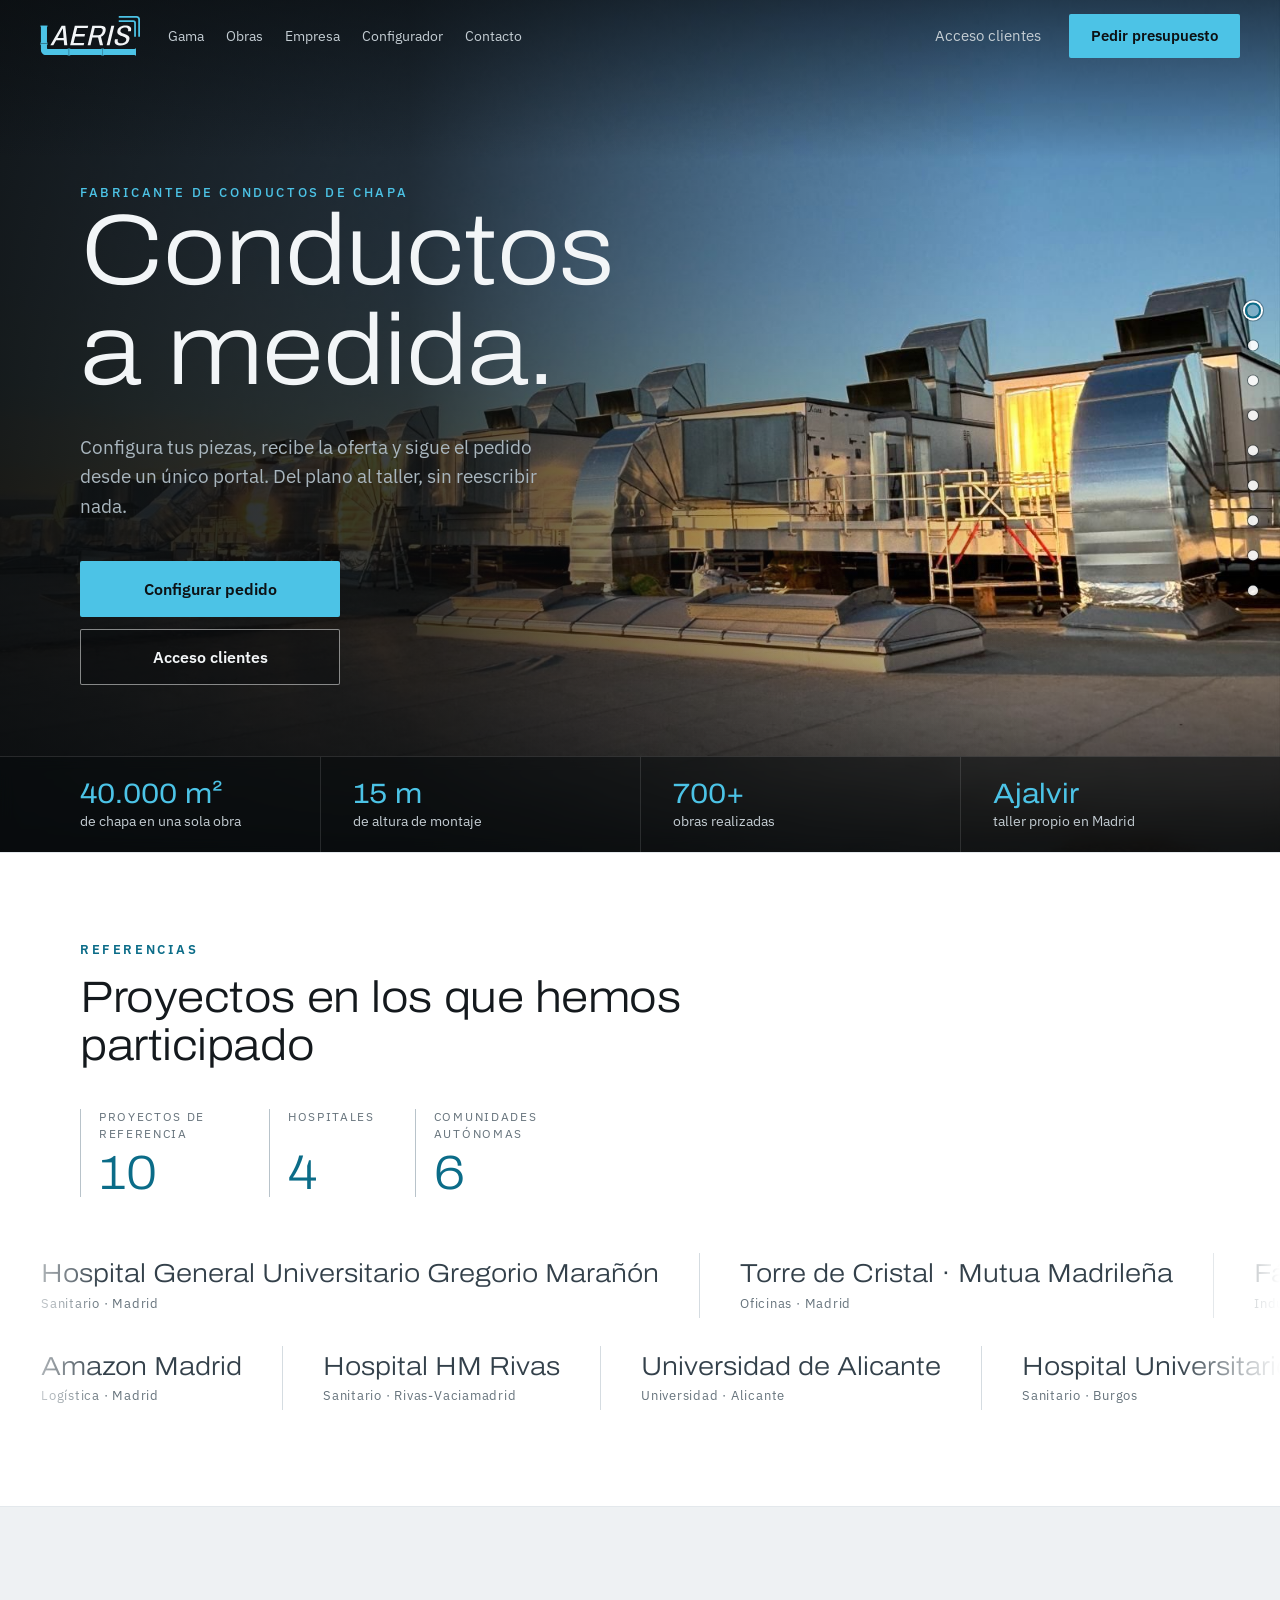
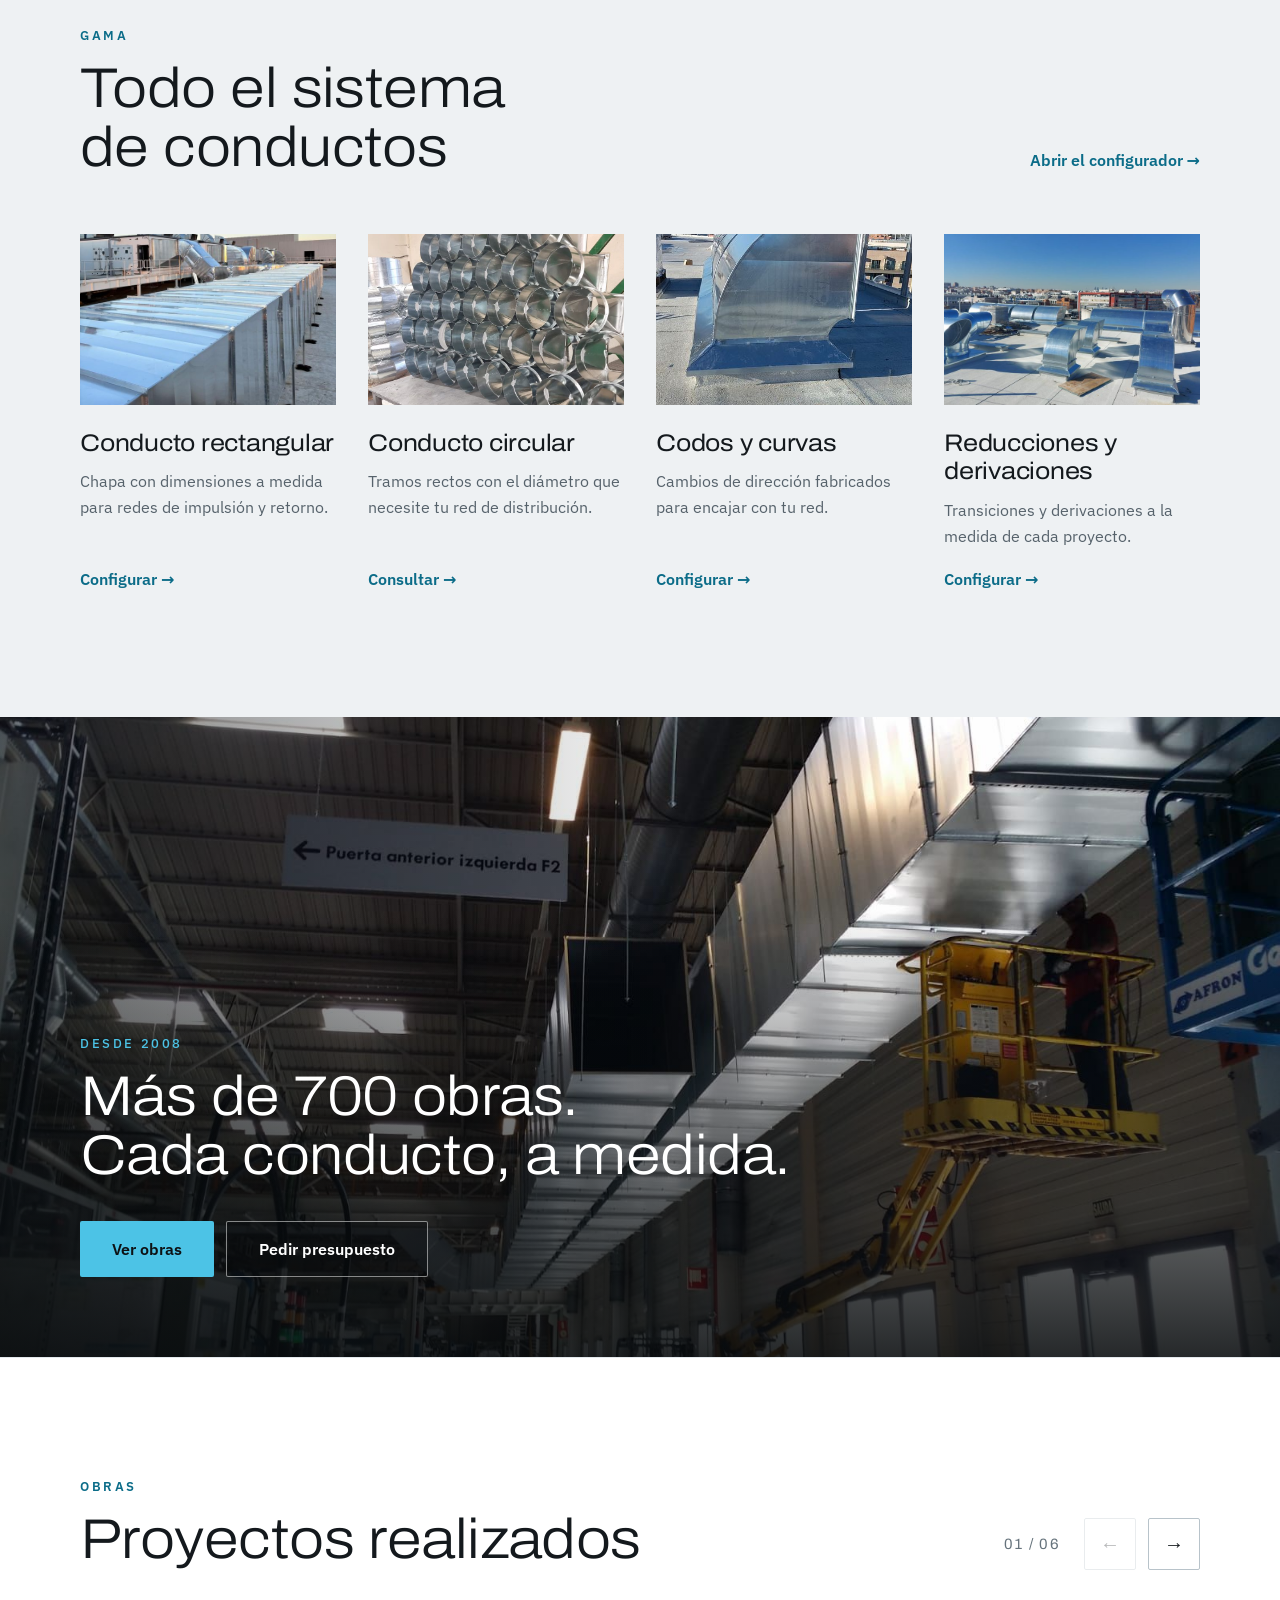
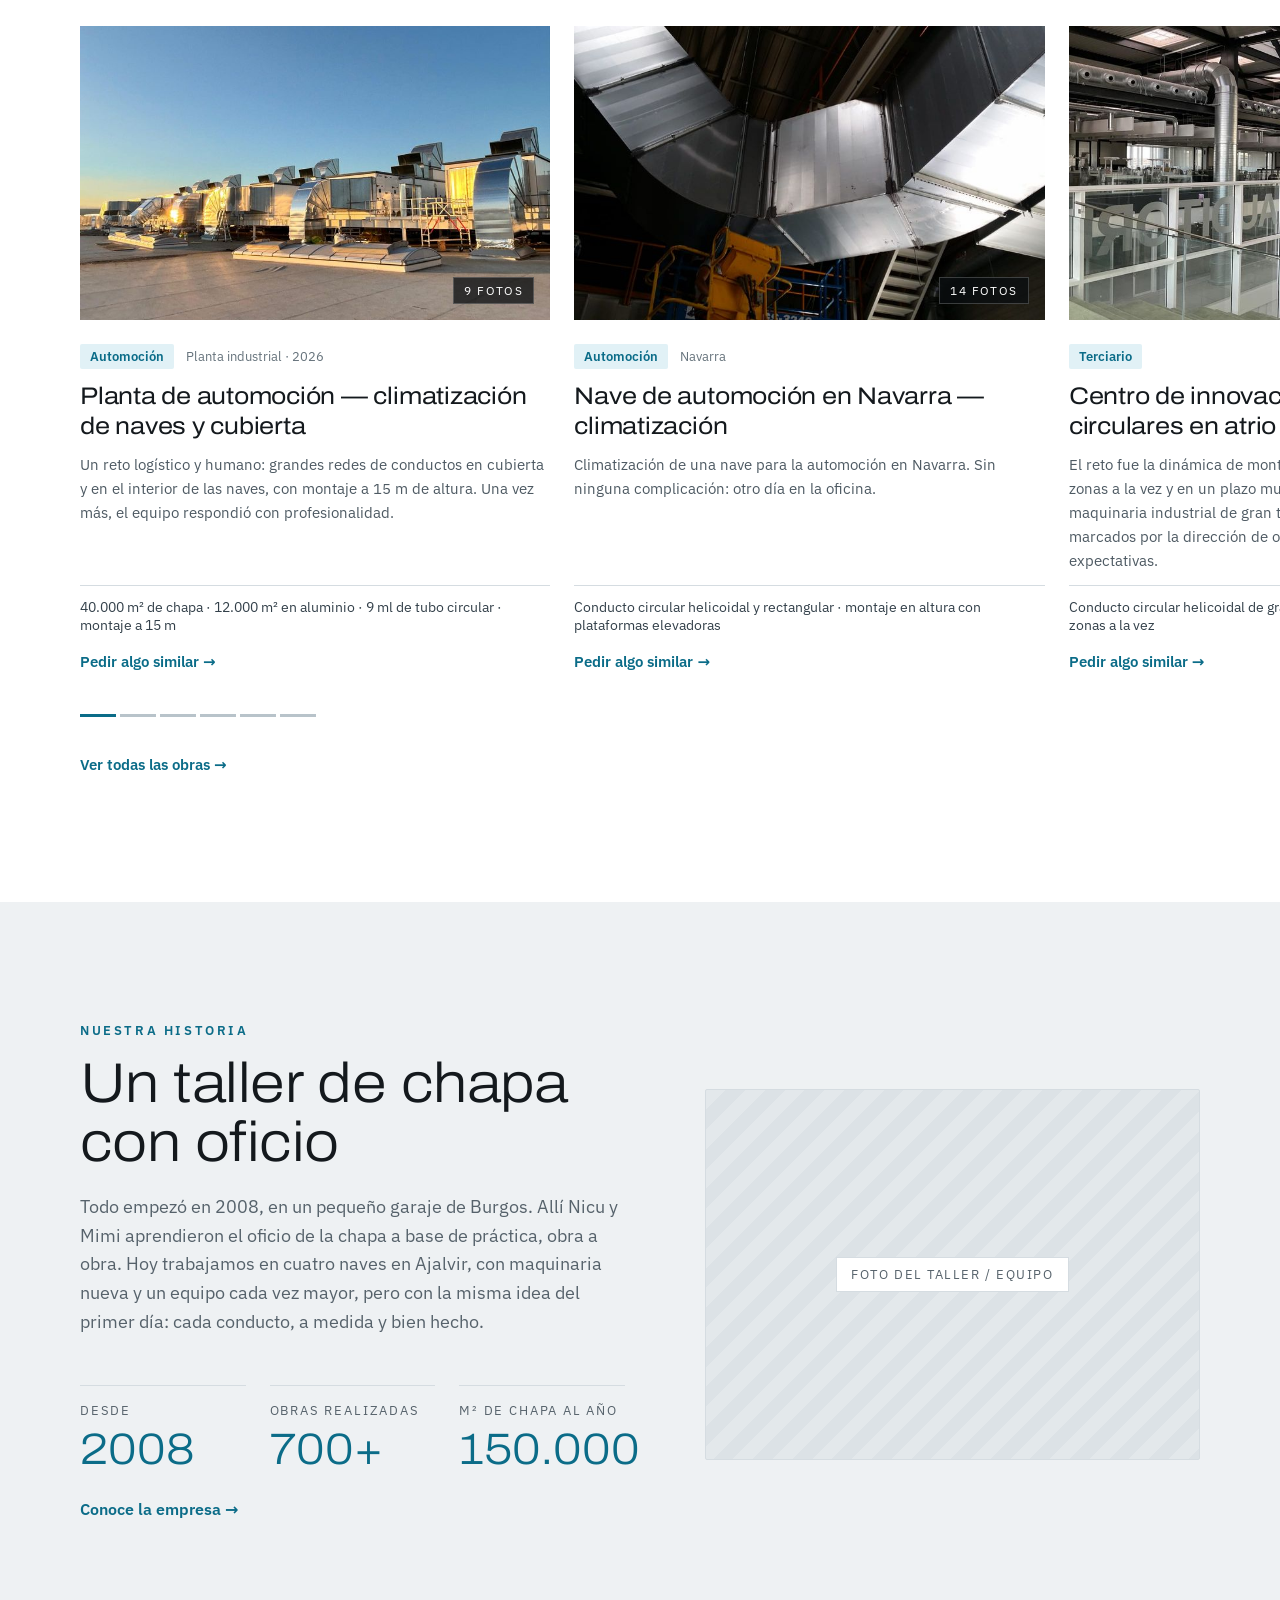
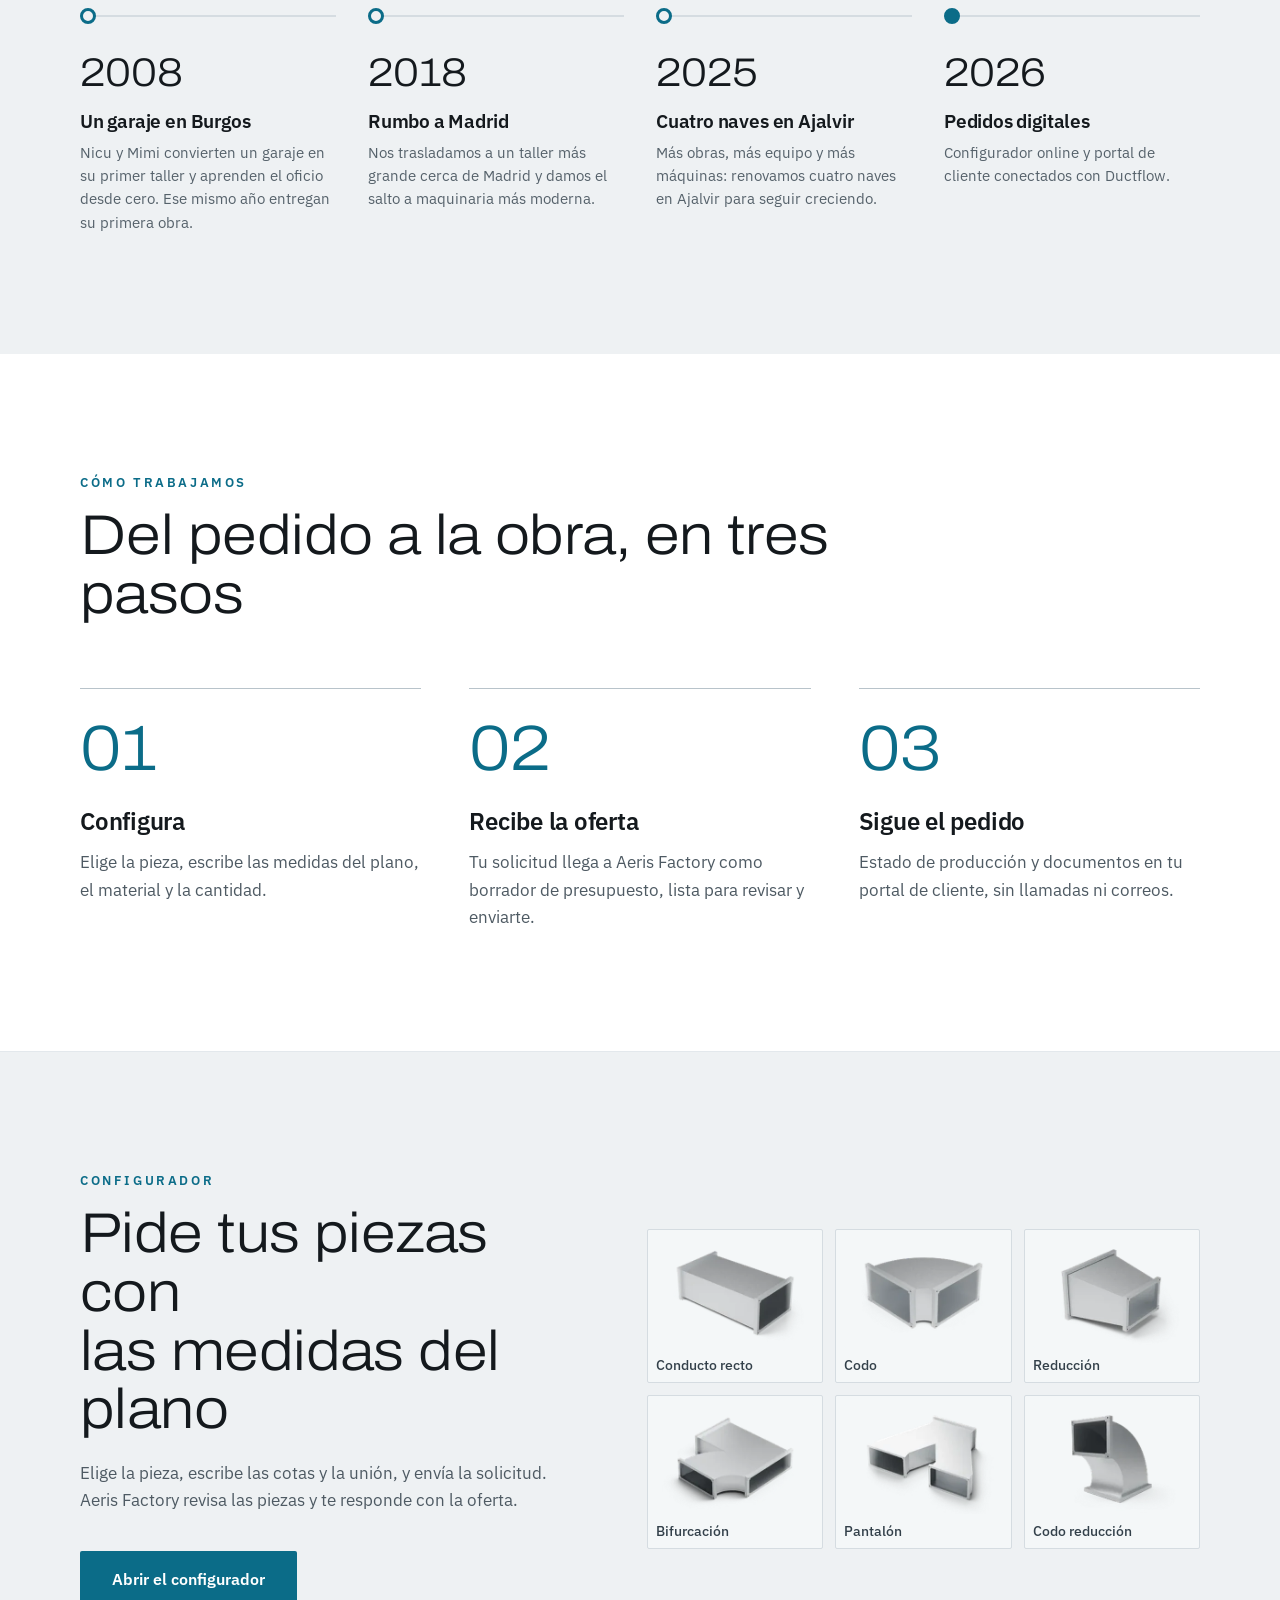
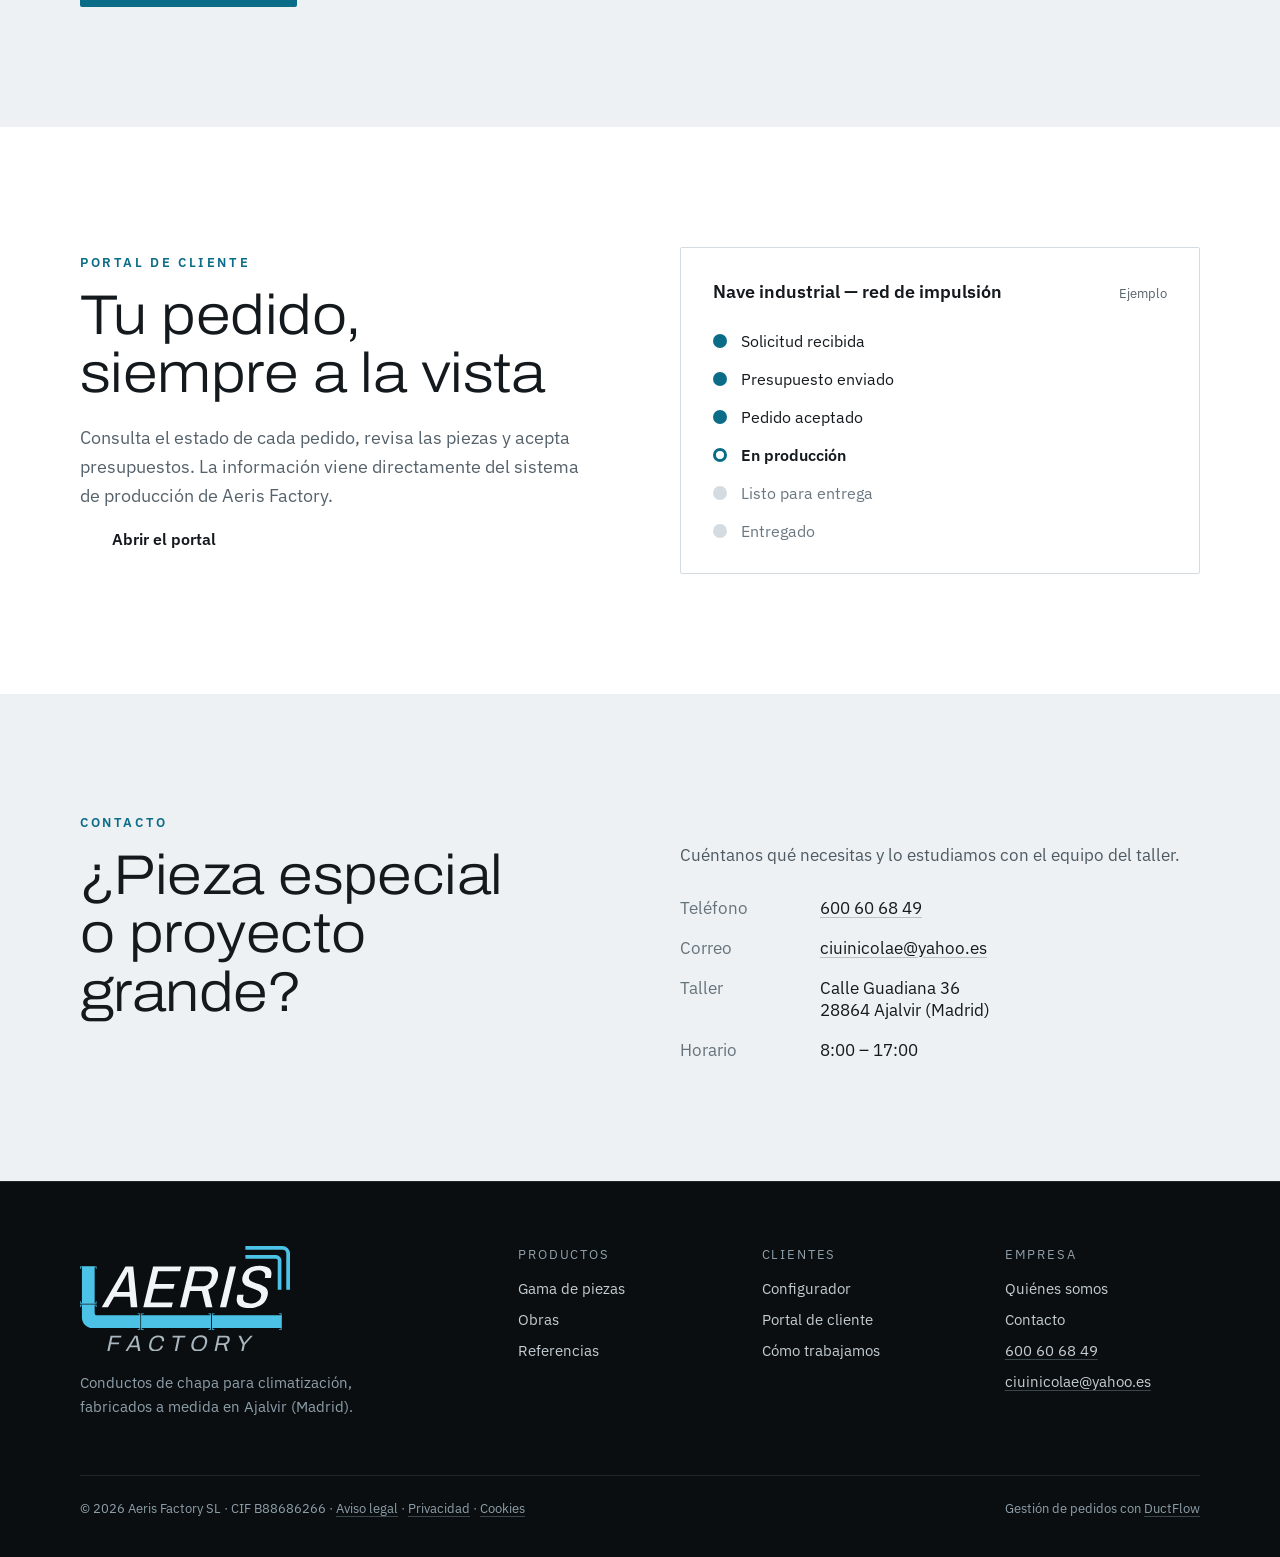
<file: index.html>
<!doctype html>
<html lang="es">
<head>
<meta charset="utf-8">
<meta name="robots" content="noindex, nofollow">
<meta name="viewport" content="width=device-width, initial-scale=1">
<title>Aeris Factory – Conductos de chapa a medida</title>
<meta name="description" content="Aeris Factory fabrica conductos de chapa a medida en Ajalvir (Madrid). Configura tus piezas online, recibe la oferta y sigue tu pedido desde el portal de cliente.">
<!-- Dominio: aerisfactory.es (pendiente de compra) -->
<link rel="canonical" href="https://aerisfactory.es/">
<meta property="og:type" content="website">
<meta property="og:site_name" content="Aeris Factory">
<meta property="og:title" content="Aeris Factory – Conductos de chapa a medida">
<meta property="og:description" content="Configura tus piezas online, recibe la oferta y sigue tu pedido desde el portal de cliente.">
<meta property="og:url" content="https://aerisfactory.es/">
<meta property="og:locale" content="es_ES">
<script type="application/ld+json">
{
  "@context": "https://schema.org",
  "@type": "LocalBusiness",
  "name": "Aeris Factory",
  "legalName": "Aeris Factory SL",
  "taxID": "B88686266",
  "url": "https://aerisfactory.es/",
  "telephone": "+34600606849",
  "email": "ciuinicolae@yahoo.es",
  "address": {
    "@type": "PostalAddress",
    "streetAddress": "Calle Guadiana 36",
    "postalCode": "28864",
    "addressLocality": "Ajalvir",
    "addressRegion": "Madrid",
    "addressCountry": "ES"
  }
}
</script>
<link rel="icon" href="favicon.svg?v=6e43d453" type="image/svg+xml">
<link rel="apple-touch-icon" href="apple-touch-icon.png?v=534ff193">
<link rel="stylesheet" href="styles.css?v=7bf9189d">
</head>
<body>

<!-- layout:header -->
<header class="nav">
  <a href="#inicio" class="brand" aria-label="Aeris Factory, inicio">
    <svg class="brand-logo brand-logo-short" viewBox="57.9 64.9 395.5 158.2" aria-hidden="true"><defs><mask id="lg-nav" maskUnits="userSpaceOnUse" x="37.9" y="44.9" width="435.5" height="238.5"><rect x="37.9" y="44.9" width="435.5" height="238.5" fill="#fff"/><rect x="171.3" y="192.6" width="2" height="29.5" fill="#000"/><rect x="58.3" y="172.8" width="29.5" height="2.6" fill="#000"/><rect x="304.4" y="192.7" width="2" height="29.5" fill="#000"/></mask></defs><g fill="#4CC3E6"><g mask="url(#lg-nav)"><path d="M437.5,219.4h-356c-11,0-20-9-20-20v-96h24v88c0,2.2,1.8,4,4,4h348V219.4z"/></g><rect x="436" y="191.7" width="1.5" height="31.2"/><rect x="433" y="221.4" width="3" height="1.5"/><rect x="433" y="191.7" width="3" height="1.5"/><rect x="173.3" y="191.8" width="1.5" height="31.2"/><rect x="174.8" y="191.8" width="3" height="1.5"/><rect x="174.8" y="221.5" width="3" height="1.5"/><rect x="169.8" y="191.8" width="1.5" height="31.2"/><rect x="166.8" y="221.5" width="3" height="1.5"/><rect x="166.8" y="191.8" width="3" height="1.5"/><rect x="57.9" y="172" width="31.2" height="1.5"/><rect x="57.9" y="169" width="1.5" height="3"/><rect x="87.6" y="169" width="1.5" height="3"/><rect x="57.9" y="103.4" width="31.2" height="1.5"/><rect x="87.6" y="104.8" width="1.5" height="3"/><rect x="57.9" y="104.9" width="1.5" height="3"/><rect x="302.9" y="191.9" width="1.5" height="31.2"/><rect x="299.9" y="221.6" width="3" height="1.5"/><rect x="299.9" y="191.9" width="3" height="1.5"/><rect x="57.9" y="175.4" width="31.2" height="1.5"/><rect x="87.6" y="176.9" width="1.5" height="3"/><rect x="57.9" y="176.9" width="1.5" height="3"/><rect x="306.4" y="191.9" width="1.5" height="31.2"/><rect x="307.9" y="191.9" width="3" height="1.5"/><rect x="307.9" y="221.6" width="3" height="1.5"/></g><path d="M369.4,68.4h69.7c5.9,0,10.8,4.8,10.8,10.8v68.1" fill="none" stroke="#4CC3E6" stroke-width="7" stroke-linejoin="round"/><path d="M369.4,85.3H427c3.7,0,6.8,3.4,6.8,6.5v55.5" fill="none" stroke="#4CC3E6" stroke-width="7" stroke-linejoin="round"/><path d="M98.8,180.4l44.7-77.1h14.6l7.8,77.1h-12.3l-1.8-19.9H122l-11.4,19.9H98.8z M126.8,151.6h24.4l-2-24.7 c-0.1-0.6-0.1-1.5-0.2-2.6c-0.1-1-0.2-2.1-0.2-3.3c-0.1-1.2-0.1-2.4-0.2-3.6c-0.1-1.2-0.1-2.3-0.2-3.3h-0.7 c-0.6,1.2-1.3,2.6-2.2,4.3c-0.9,1.6-1.7,3.2-2.6,4.7c-0.8,1.6-1.6,2.9-2.2,3.9L126.8,151.6z M177.1,180.4l18.5-77.1h53l-2.1,9H205 l-5.8,24.2H236l-2.1,9H197l-6.3,25.9h42l-2.1,9L177.1,180.4L177.1,180.4z M246.3,180.4l18.5-77.1h32.8c6.2,0,10.8,0.9,13.9,2.9 c3.1,1.9,5.1,4.5,5.9,7.8s0.7,7.1-0.3,11.2c-1.3,5.4-3.5,9.9-6.7,13.6s-6.9,6.5-11.2,8.2l8.1,33.4h-12.5l-7.4-30.7h-22.3l-7.4,30.7 H246.3z M267.5,140.9h20.2c4.7,0,8.7-1.3,11.6-4c2.9-2.7,4.9-6.3,6.1-11c0.7-2.9,0.8-5.4,0.4-7.3c-0.5-1.9-1.6-3.5-3.5-4.5 c-1.9-1-4.6-1.6-8.3-1.6h-19.6L267.5,140.9z M321.5,180.4l18.5-77.1h11.7l-18.5,77.1H321.5z M376.9,181.8c-3.9,0-7.7-0.4-10.9-1.1 c-3.3-0.7-6.1-1.9-8.2-3.7c-2.1-1.8-3.6-4.2-4.3-7.1c-0.7-3-0.6-6.7,0.5-11.1c0.1-0.4,0.2-0.7,0.3-1.1c0.1-0.4,0.2-0.6,0.3-1h11.6 c-0.1,0.3-0.2,0.6-0.3,1.1c-0.1,0.4-0.2,0.8-0.3,1.2c-0.8,3.2-0.8,5.9,0,8c0.8,2,2.3,3.6,4.5,4.5c2.2,0.9,5.2,1.5,8.9,1.5 c1.8,0,3.6-0.2,5.3-0.5c1.7-0.3,3.4-0.7,4.9-1.4c1.6-0.6,3-1.5,4.3-2.5c1.3-1,2.4-2.2,3.3-3.6c0.9-1.4,1.6-3.1,2-5 c0.6-2.4,0.5-4.5-0.4-6.1s-2.1-3.1-3.9-4.2c-1.8-1.1-3.9-2.1-6.3-3c-2.3-0.8-4.8-1.8-7.4-2.6c-2.5-0.8-5-1.9-7.3-2.9 c-2.3-1.1-4.3-2.4-6.1-4c-1.7-1.6-2.9-3.5-3.5-5.8s-0.6-5.2,0.2-8.5c0.8-3.4,2.2-6.5,4.1-9.1c1.9-2.6,4.3-4.7,7.2-6.5 c2.8-1.8,6.1-3,9.6-3.9c3.5-0.8,7.3-1.3,11.3-1.3c3.8,0,7.4,0.4,10.4,1.2s5.5,2,7.5,3.7s3.2,3.9,3.9,6.6c0.6,2.7,0.5,5.9-0.4,9.7 l-0.4,1.7h-11.4l0.4-1.9c0.6-2.6,0.6-4.7-0.1-6.6c-0.7-1.9-2-3.2-3.9-4.2c-1.9-0.9-4.5-1.5-7.8-1.5c-3.2,0-6.1,0.4-8.6,1.1 s-4.6,1.9-6.3,3.5c-1.6,1.6-2.7,3.6-3.3,6.1c-0.6,2.3-0.4,4.3,0.4,5.8s2.2,2.9,4,4c1.8,1.1,3.9,2,6.4,2.9c2.4,0.8,4.8,1.7,7.4,2.5 c2.5,0.8,4.9,1.9,7.3,2.9c2.3,1.1,4.3,2.4,6.1,4.1c1.7,1.6,2.9,3.6,3.5,5.9c0.6,2.4,0.6,5.3-0.2,8.6c-1.3,5.5-3.6,9.9-6.9,13.4 s-7.2,5.8-11.9,7.4C387.7,181,382.6,181.8,376.9,181.8z" fill="#F2F5F7"/></svg>
</a>
  <div class="nav-menu" id="nav-menu">
    <nav class="nav-links" aria-label="Principal">
      <a href="#gama">Gama</a>
      <a href="obras.html" data-page="obras">Obras</a>
      <a href="empresa.html" data-page="empresa">Empresa</a>
      <a href="configurador.html" data-page="configurador">Configurador</a>
      <a href="contacto.html" data-page="contacto">Contacto</a>
    </nav>
    <a href="https://ductflow.app/portal.html?o=aerisfactory" class="nav-portal">Acceso clientes</a>
  </div>
  <a href="configurador.html" class="btn btn-accent nav-cta">Pedir presupuesto</a>
  <button type="button" class="nav-toggle" aria-expanded="false" aria-controls="nav-menu" aria-label="Abrir menú">
    <span></span><span></span><span></span>
  </button>
</header>
<!-- /layout:header -->

<!-- Índice de secciones (como BMW), solo escritorio: ver nav.js -->
<nav class="section-index" id="section-index" aria-label="Secciones de esta página">
  <a href="#inicio"><span class="si-label">Inicio</span><span class="si-dot" aria-hidden="true"></span></a>
  <a href="#referencias"><span class="si-label">Referencias</span><span class="si-dot" aria-hidden="true"></span></a>
  <a href="#gama"><span class="si-label">Gama</span><span class="si-dot" aria-hidden="true"></span></a>
  <a href="#obras"><span class="si-label">Obras</span><span class="si-dot" aria-hidden="true"></span></a>
  <a href="#nosotros"><span class="si-label">Nosotros</span><span class="si-dot" aria-hidden="true"></span></a>
  <a href="#proceso"><span class="si-label">Cómo trabajamos</span><span class="si-dot" aria-hidden="true"></span></a>
  <a href="#configurador"><span class="si-label">Configurador</span><span class="si-dot" aria-hidden="true"></span></a>
  <a href="#portal"><span class="si-label">Portal de cliente</span><span class="si-dot" aria-hidden="true"></span></a>
  <a href="#contacto"><span class="si-label">Contacto</span><span class="si-dot" aria-hidden="true"></span></a>
</nav>

<section id="inicio" class="hero">
  <div class="hero-photo">
    <img src="obras/automocion-01.jpg?v=47a1f35e" srcset="obras/automocion-01-sm.jpg?v=c9412946 800w, obras/automocion-01.jpg?v=47a1f35e 1600w" sizes="100vw"
      alt="Red de conductos de chapa fabricada por Aeris Factory en la cubierta de una planta de automoción" fetchpriority="high">
  </div>

  <div class="hero-copy">
    <div class="eyebrow">Fabricante de conductos de chapa</div>
    <h1>Conductos<br>a medida.</h1>
    <p>Configura tus piezas, recibe la oferta y sigue el pedido desde un único portal. Del plano al taller, sin reescribir nada.</p>
    <div class="hero-actions">
      <a href="configurador.html" class="btn btn-accent btn-lg">Configurar pedido</a>
      <a href="https://ductflow.app/portal.html?o=aerisfactory" class="btn btn-outline btn-lg">Acceso clientes</a>
    </div>
  </div>

  <div class="hero-strip hero-stats">
    <div class="hero-strip-item"><b>40.000 m²</b><span>de chapa en una sola obra</span></div>
    <div class="hero-strip-item"><b>15 m</b><span>de altura de montaje</span></div>
    <div class="hero-strip-item"><b>700+</b><span>obras realizadas</span></div>
    <div class="hero-strip-item"><b>Ajalvir</b><span>taller propio en Madrid</span></div>
  </div>
</section>

<section id="referencias" class="refs tema-claro" aria-labelledby="refs-title">
  <div class="refs-head">
    <div>
      <div class="eyebrow">Referencias</div>
      <h2 id="refs-title">Proyectos en los que hemos participado</h2>
    </div>
    <dl class="refs-stats">
      <div><dt>Proyectos de referencia</dt><dd>10</dd></div>
      <div><dt>Hospitales</dt><dd>4</dd></div>
      <div><dt>Comunidades autónomas</dt><dd>6</dd></div>
    </dl>
  </div>
  <div class="refs-rows">
    <div class="refs-row">
      <ul class="refs-track">
        <li class="ref-item"><span class="ref-text"><span class="ref-name">Hospital General Universitario Gregorio Marañón</span><span class="ref-meta">Sanitario · Madrid</span></span></li>
        <li class="ref-item"><span class="ref-text"><span class="ref-name">Torre de Cristal · Mutua Madrileña</span><span class="ref-meta">Oficinas · Madrid</span></span></li>
        <li class="ref-item"><span class="ref-text"><span class="ref-name">Fábrica Volkswagen Navarra</span><span class="ref-meta">Industria · Navarra</span></span></li>
        <li class="ref-item"><span class="ref-text"><span class="ref-name">Hospital Universitario de Toledo</span><span class="ref-meta">Sanitario · Toledo</span></span></li>
        <li class="ref-item"><span class="ref-text"><span class="ref-name">Centro de datos Algete</span><span class="ref-meta">Centro de datos · Algete, Madrid</span></span></li>
      </ul>
    </div>
    <div class="refs-row refs-row-rev">
      <ul class="refs-track">
        <li class="ref-item"><span class="ref-text"><span class="ref-name">Amazon Madrid</span><span class="ref-meta">Logística · Madrid</span></span></li>
        <li class="ref-item"><span class="ref-text"><span class="ref-name">Hospital HM Rivas</span><span class="ref-meta">Sanitario · Rivas-Vaciamadrid</span></span></li>
        <li class="ref-item"><span class="ref-text"><span class="ref-name">Universidad de Alicante</span><span class="ref-meta">Universidad · Alicante</span></span></li>
        <li class="ref-item"><span class="ref-text"><span class="ref-name">Hospital Universitario de Burgos</span><span class="ref-meta">Sanitario · Burgos</span></span></li>
        <li class="ref-item"><span class="ref-text"><span class="ref-name">Centro de Innovación Factory Barcelona</span><span class="ref-meta">Innovación · Barcelona</span></span></li>
      </ul>
    </div>
  </div>
</section>

<section id="gama" class="section section-light">
  <div class="section-head">
    <div>
      <div class="eyebrow eyebrow-dark">Gama</div>
      <h2>Todo el sistema<br>de conductos</h2>
    </div>
    <a href="configurador.html" class="link-arrow">Abrir el configurador →</a>
  </div>

  <div class="cards">
    <article class="card">
      <div class="card-img">
        <img src="obras/automocion-04-sm.jpg?v=fe479b46" alt="Tramo de conducto rectangular de chapa galvanizada en una cubierta" loading="lazy" style="object-position: 50% 75%">
      </div>
      <div class="card-body">
        <h3>Conducto rectangular</h3>
        <p>Chapa con dimensiones a medida para redes de impulsión y retorno.</p>
        <a href="configurador.html" class="link-arrow">Configurar →</a>
      </div>
    </article>

    <article class="card">
      <div class="card-img">
        <img src="obras/taller-01-sm.jpg?v=0c4153e0" alt="Piezas circulares de chapa fabricadas en el taller de Ajalvir" loading="lazy">
      </div>
      <div class="card-body">
        <h3>Conducto circular</h3>
        <p>Tramos rectos con el diámetro que necesite tu red de distribución.</p>
        <a href="#contacto" class="link-arrow">Consultar →</a>
      </div>
    </article>

    <article class="card">
      <div class="card-img">
        <img src="obras/cubierta-04-sm.jpg?v=c0e0bf01" alt="Codo de conducto de chapa en una salida a cubierta" loading="lazy" style="object-position: 50% 45%">
      </div>
      <div class="card-body">
        <h3>Codos y curvas</h3>
        <p>Cambios de dirección fabricados para encajar con tu red.</p>
        <a href="configurador.html" class="link-arrow">Configurar →</a>
      </div>
    </article>

    <article class="card">
      <div class="card-img">
        <img src="obras/cubierta-01-sm.jpg?v=5df8cd5c" alt="Derivaciones y piezas de conducto en una cubierta" loading="lazy" style="object-position: 50% 70%">
      </div>
      <div class="card-body">
        <h3>Reducciones y derivaciones</h3>
        <p>Transiciones y derivaciones a la medida de cada proyecto.</p>
        <a href="configurador.html" class="link-arrow">Configurar →</a>
      </div>
    </article>
  </div>
</section>

<!-- Banda de foto a todo el ancho (como los bloques de modelo de BMW) -->
<section class="banda-foto" aria-labelledby="banda-title">
  <img src="obras/navarra-07.jpg?v=6fb3ce02" srcset="obras/navarra-07-sm.jpg?v=e54e811a 800w, obras/navarra-07.jpg?v=6fb3ce02 1600w" sizes="100vw"
    alt="Montaje de un conducto rectangular de chapa en una nave de automoción en Navarra" loading="lazy">
  <div class="banda-copy">
    <div class="eyebrow">Desde 2008</div>
    <h2 id="banda-title">Más de 700 obras.<br>Cada conducto, a medida.</h2>
    <div class="banda-actions">
      <a href="obras.html" class="btn btn-accent btn-lg">Ver obras</a>
      <a href="configurador.html" class="btn btn-outline btn-lg">Pedir presupuesto</a>
    </div>
  </div>
</section>

<section id="obras" class="section section-dark obras-section tema-claro">
  <div class="section-head">
    <div>
      <div class="eyebrow">Obras</div>
      <h2>Proyectos realizados</h2>
    </div>
    <div class="carousel-nav">
      <span class="carousel-counter" id="obras-counter" aria-live="polite"></span>
      <button type="button" class="carousel-arrow" id="obras-prev" aria-label="Obra anterior">←</button>
      <button type="button" class="carousel-arrow" id="obras-next" aria-label="Obra siguiente">→</button>
    </div>
  </div>
  <div class="obras-track" id="obras-track" tabindex="0" role="region" aria-roledescription="carrusel" aria-label="Obras realizadas por Aeris Factory"></div>
  <div class="carousel-dots" id="obras-dots"></div>
  <a href="obras.html" class="link-arrow section-more">Ver todas las obras →</a>
</section>

<section id="nosotros" class="section section-light">
  <div class="about">
    <div>
      <div class="eyebrow eyebrow-dark">Nuestra historia</div>
      <h2>Un taller de chapa<br>con oficio</h2>
      <p class="lead lead-dark">Todo empezó en 2008, en un pequeño garaje de Burgos. Allí Nicu y Mimi aprendieron el oficio de la chapa a base de práctica, obra a obra. Hoy trabajamos en cuatro naves en Ajalvir, con maquinaria nueva y un equipo cada vez mayor, pero con la misma idea del primer día: cada conducto, a medida y bien hecho.</p>
      <dl class="about-stats">
        <div><dt>Desde</dt><dd>2008</dd></div>
        <div><dt>Obras realizadas</dt><dd>700+</dd></div>
        <div><dt>m² de chapa al año</dt><dd>150.000</dd></div>
      </dl>
      <a href="empresa.html" class="link-arrow section-more">Conoce la empresa →</a>
    </div>
    <div class="about-photo" role="img" aria-label="Espacio para una foto del taller o del equipo">
      <span>Foto del taller / equipo</span>
    </div>
  </div>

  <ol class="timeline" aria-label="Historia de Aeris Factory">
    <li><span class="tl-year">2008</span><h3>Un garaje en Burgos</h3><p>Nicu y Mimi convierten un garaje en su primer taller y aprenden el oficio desde cero. Ese mismo año entregan su primera obra.</p></li>
    <li><span class="tl-year">2018</span><h3>Rumbo a Madrid</h3><p>Nos trasladamos a un taller más grande cerca de Madrid y damos el salto a maquinaria más moderna.</p></li>
    <li><span class="tl-year">2025</span><h3>Cuatro naves en Ajalvir</h3><p>Más obras, más equipo y más máquinas: renovamos cuatro naves en Ajalvir para seguir creciendo.</p></li>
    <li><span class="tl-year">2026</span><h3>Pedidos digitales</h3><p>Configurador online y portal de cliente conectados con Ductflow.</p></li>
  </ol>
</section>

<section id="proceso" class="section section-dark tema-claro">
  <div class="eyebrow">Cómo trabajamos</div>
  <h2 class="max-w">Del pedido a la obra, en tres pasos</h2>
  <div class="steps">
    <div class="step">
      <div class="step-num">01</div>
      <h3>Configura</h3>
      <p>Elige la pieza, escribe las medidas del plano, el material y la cantidad.</p>
    </div>
    <div class="step">
      <div class="step-num">02</div>
      <h3>Recibe la oferta</h3>
      <p>Tu solicitud llega a Aeris Factory como borrador de presupuesto, lista para revisar y enviarte.</p>
    </div>
    <div class="step">
      <div class="step-num">03</div>
      <h3>Sigue el pedido</h3>
      <p>Estado de producción y documentos en tu portal de cliente, sin llamadas ni correos.</p>
    </div>
  </div>
</section>

<section id="configurador" class="section section-mid config-teaser tema-claro fondo-gris">
  <div class="teaser-copy">
    <div class="eyebrow">Configurador</div>
    <h2>Pide tus piezas con<br>las medidas del plano</h2>
    <p class="lead">Elige la pieza, escribe las cotas y la unión, y envía la solicitud. Aeris Factory revisa las piezas y te responde con la oferta.</p>
    <a href="configurador.html" class="btn btn-accent btn-lg">Abrir el configurador</a>
  </div>
  <ul class="teaser-pieces">
    <li><a href="configurador.html"><img src="piezas/3d/conducto-recto.webp?v=4315ab64" alt="" loading="lazy"><span>Conducto recto</span></a></li>
    <li><a href="configurador.html"><img src="piezas/3d/codo.webp?v=6948293b" alt="" loading="lazy"><span>Codo</span></a></li>
    <li><a href="configurador.html"><img src="piezas/3d/reduccion.webp?v=d34f2b4d" alt="" loading="lazy"><span>Reducción</span></a></li>
    <li><a href="configurador.html"><img src="piezas/3d/bifurcacion.webp?v=1a85c6c5" alt="" loading="lazy"><span>Bifurcación</span></a></li>
    <li><a href="configurador.html"><img src="piezas/3d/pantalon.webp?v=7fa582b2" alt="" loading="lazy"><span>Pantalón</span></a></li>
    <li><a href="configurador.html"><img src="piezas/3d/codo-reduccion.webp?v=1a5c282c" alt="" loading="lazy"><span>Codo reducción</span></a></li>
  </ul>
</section>

<section id="portal" class="section section-light section-split tema-claro">
  <div>
    <div class="eyebrow eyebrow-dark">Portal de cliente</div>
    <h2>Tu pedido,<br>siempre a la vista</h2>
    <p class="lead lead-dark">Consulta el estado de cada pedido, revisa las piezas y acepta presupuestos. La información viene directamente del sistema de producción de Aeris Factory.</p>
    <a href="https://ductflow.app/portal.html?o=aerisfactory" class="btn btn-dark btn-lg">Abrir el portal</a>
  </div>
  <div class="portal-preview">
    <div class="portal-preview-head">
      <span>Nave industrial — red de impulsión</span>
      <span class="muted-sm">Ejemplo</span>
    </div>
    <ol class="portal-preview-steps">
      <li class="done">Solicitud recibida</li>
      <li class="done">Presupuesto enviado</li>
      <li class="done">Pedido aceptado</li>
      <li class="current">En producción</li>
      <li>Listo para entrega</li>
      <li>Entregado</li>
    </ol>
  </div>
</section>

<section id="contacto" class="section section-dark section-split tema-claro fondo-gris">
  <div>
    <div class="eyebrow">Contacto</div>
    <h2>¿Pieza especial<br>o proyecto grande?</h2>
  </div>
  <div class="contact-info">
    <p class="lead">Cuéntanos qué necesitas y lo estudiamos con el equipo del taller.</p>
    <dl class="contact-dl">
      <dt>Teléfono</dt><dd><a href="tel:+34600606849">600 60 68 49</a></dd>
      <dt>Correo</dt><dd><a href="mailto:ciuinicolae@yahoo.es">ciuinicolae@yahoo.es</a></dd>
      <dt>Taller</dt><dd>Calle Guadiana 36<br>28864 Ajalvir (Madrid)</dd>
      <dt>Horario</dt><dd>8:00 – 17:00</dd>
    </dl>
  </div>
</section>

<!-- layout:footer -->
<footer class="footer">
  <div class="footer-grid">
    <div>
      <div class="brand">
        <svg class="brand-logo" viewBox="57.9 64.9 395.5 198.5" aria-hidden="true"><defs><mask id="lg-foot" maskUnits="userSpaceOnUse" x="37.9" y="44.9" width="435.5" height="238.5"><rect x="37.9" y="44.9" width="435.5" height="238.5" fill="#fff"/><rect x="171.3" y="192.6" width="2" height="29.5" fill="#000"/><rect x="58.3" y="172.8" width="29.5" height="2.6" fill="#000"/><rect x="304.4" y="192.7" width="2" height="29.5" fill="#000"/></mask></defs><g fill="#4CC3E6"><g mask="url(#lg-foot)"><path d="M437.5,219.4h-356c-11,0-20-9-20-20v-96h24v88c0,2.2,1.8,4,4,4h348V219.4z"/></g><rect x="436" y="191.7" width="1.5" height="31.2"/><rect x="433" y="221.4" width="3" height="1.5"/><rect x="433" y="191.7" width="3" height="1.5"/><rect x="173.3" y="191.8" width="1.5" height="31.2"/><rect x="174.8" y="191.8" width="3" height="1.5"/><rect x="174.8" y="221.5" width="3" height="1.5"/><rect x="169.8" y="191.8" width="1.5" height="31.2"/><rect x="166.8" y="221.5" width="3" height="1.5"/><rect x="166.8" y="191.8" width="3" height="1.5"/><rect x="57.9" y="172" width="31.2" height="1.5"/><rect x="57.9" y="169" width="1.5" height="3"/><rect x="87.6" y="169" width="1.5" height="3"/><rect x="57.9" y="103.4" width="31.2" height="1.5"/><rect x="87.6" y="104.8" width="1.5" height="3"/><rect x="57.9" y="104.9" width="1.5" height="3"/><rect x="302.9" y="191.9" width="1.5" height="31.2"/><rect x="299.9" y="221.6" width="3" height="1.5"/><rect x="299.9" y="191.9" width="3" height="1.5"/><rect x="57.9" y="175.4" width="31.2" height="1.5"/><rect x="87.6" y="176.9" width="1.5" height="3"/><rect x="57.9" y="176.9" width="1.5" height="3"/><rect x="306.4" y="191.9" width="1.5" height="31.2"/><rect x="307.9" y="191.9" width="3" height="1.5"/><rect x="307.9" y="221.6" width="3" height="1.5"/></g><path d="M369.4,68.4h69.7c5.9,0,10.8,4.8,10.8,10.8v68.1" fill="none" stroke="#4CC3E6" stroke-width="7" stroke-linejoin="round"/><path d="M369.4,85.3H427c3.7,0,6.8,3.4,6.8,6.5v55.5" fill="none" stroke="#4CC3E6" stroke-width="7" stroke-linejoin="round"/><path d="M98.8,180.4l44.7-77.1h14.6l7.8,77.1h-12.3l-1.8-19.9H122l-11.4,19.9H98.8z M126.8,151.6h24.4l-2-24.7 c-0.1-0.6-0.1-1.5-0.2-2.6c-0.1-1-0.2-2.1-0.2-3.3c-0.1-1.2-0.1-2.4-0.2-3.6c-0.1-1.2-0.1-2.3-0.2-3.3h-0.7 c-0.6,1.2-1.3,2.6-2.2,4.3c-0.9,1.6-1.7,3.2-2.6,4.7c-0.8,1.6-1.6,2.9-2.2,3.9L126.8,151.6z M177.1,180.4l18.5-77.1h53l-2.1,9H205 l-5.8,24.2H236l-2.1,9H197l-6.3,25.9h42l-2.1,9L177.1,180.4L177.1,180.4z M246.3,180.4l18.5-77.1h32.8c6.2,0,10.8,0.9,13.9,2.9 c3.1,1.9,5.1,4.5,5.9,7.8s0.7,7.1-0.3,11.2c-1.3,5.4-3.5,9.9-6.7,13.6s-6.9,6.5-11.2,8.2l8.1,33.4h-12.5l-7.4-30.7h-22.3l-7.4,30.7 H246.3z M267.5,140.9h20.2c4.7,0,8.7-1.3,11.6-4c2.9-2.7,4.9-6.3,6.1-11c0.7-2.9,0.8-5.4,0.4-7.3c-0.5-1.9-1.6-3.5-3.5-4.5 c-1.9-1-4.6-1.6-8.3-1.6h-19.6L267.5,140.9z M321.5,180.4l18.5-77.1h11.7l-18.5,77.1H321.5z M376.9,181.8c-3.9,0-7.7-0.4-10.9-1.1 c-3.3-0.7-6.1-1.9-8.2-3.7c-2.1-1.8-3.6-4.2-4.3-7.1c-0.7-3-0.6-6.7,0.5-11.1c0.1-0.4,0.2-0.7,0.3-1.1c0.1-0.4,0.2-0.6,0.3-1h11.6 c-0.1,0.3-0.2,0.6-0.3,1.1c-0.1,0.4-0.2,0.8-0.3,1.2c-0.8,3.2-0.8,5.9,0,8c0.8,2,2.3,3.6,4.5,4.5c2.2,0.9,5.2,1.5,8.9,1.5 c1.8,0,3.6-0.2,5.3-0.5c1.7-0.3,3.4-0.7,4.9-1.4c1.6-0.6,3-1.5,4.3-2.5c1.3-1,2.4-2.2,3.3-3.6c0.9-1.4,1.6-3.1,2-5 c0.6-2.4,0.5-4.5-0.4-6.1s-2.1-3.1-3.9-4.2c-1.8-1.1-3.9-2.1-6.3-3c-2.3-0.8-4.8-1.8-7.4-2.6c-2.5-0.8-5-1.9-7.3-2.9 c-2.3-1.1-4.3-2.4-6.1-4c-1.7-1.6-2.9-3.5-3.5-5.8s-0.6-5.2,0.2-8.5c0.8-3.4,2.2-6.5,4.1-9.1c1.9-2.6,4.3-4.7,7.2-6.5 c2.8-1.8,6.1-3,9.6-3.9c3.5-0.8,7.3-1.3,11.3-1.3c3.8,0,7.4,0.4,10.4,1.2s5.5,2,7.5,3.7s3.2,3.9,3.9,6.6c0.6,2.7,0.5,5.9-0.4,9.7 l-0.4,1.7h-11.4l0.4-1.9c0.6-2.6,0.6-4.7-0.1-6.6c-0.7-1.9-2-3.2-3.9-4.2c-1.9-0.9-4.5-1.5-7.8-1.5c-3.2,0-6.1,0.4-8.6,1.1 s-4.6,1.9-6.3,3.5c-1.6,1.6-2.7,3.6-3.3,6.1c-0.6,2.3-0.4,4.3,0.4,5.8s2.2,2.9,4,4c1.8,1.1,3.9,2,6.4,2.9c2.4,0.8,4.8,1.7,7.4,2.5 c2.5,0.8,4.9,1.9,7.3,2.9c2.3,1.1,4.3,2.4,6.1,4.1c1.7,1.6,2.9,3.6,3.5,5.9c0.6,2.4,0.6,5.3-0.2,8.6c-1.3,5.5-3.6,9.9-6.9,13.4 s-7.2,5.8-11.9,7.4C387.7,181,382.6,181.8,376.9,181.8z" fill="#F2F5F7"/><path d="M109.3,262.9l6.2-29H136l-0.7,3.5h-16.5l-2,9.3h15l-0.7,3.4h-15l-2.7,12.8H109.3z M143.4,262.9l17.6-29h5.3 l5.3,29h-4.3l-1.3-7.2h-14.1l-4.3,7.2H143.4z M153.9,252.3h11.5l-1.6-9.1c0-0.3-0.1-0.6-0.2-1c-0.1-0.4-0.1-0.9-0.2-1.5 s-0.2-1.1-0.2-1.7c-0.1-0.6-0.2-1.1-0.2-1.6h-0.3c-0.3,0.6-0.7,1.2-1.1,1.9c-0.4,0.7-0.8,1.4-1.2,2.1c-0.4,0.7-0.7,1.3-1,1.7 L153.9,252.3z M199.3,263.4c-3,0-5.4-0.5-7.2-1.6s-3-2.7-3.7-5c-0.6-2.2-0.5-5,0.2-8.4c1.1-5,3.1-8.8,6.1-11.3s6.6-3.7,11-3.7 c2.5,0,4.6,0.4,6.3,1.2s3,2,3.7,3.6c0.8,1.6,0.9,3.7,0.3,6.1h-4.1c0.4-1.7,0.3-3.1-0.2-4.2s-1.3-1.9-2.5-2.5s-2.6-0.8-4.4-0.8 c-2,0-3.9,0.4-5.5,1.2s-3,2-4.1,3.7c-1.1,1.6-1.9,3.8-2.5,6.4l-0.2,0.9c-0.5,2.5-0.6,4.6-0.2,6.3c0.4,1.6,1.3,2.8,2.6,3.6 c1.3,0.8,3,1.2,5,1.2c1.8,0,3.4-0.3,4.8-0.8c1.4-0.5,2.6-1.4,3.6-2.5c1-1.1,1.6-2.5,2-4.2h4c-0.5,2.5-1.5,4.6-3,6.2 s-3.2,2.8-5.3,3.6C204,263,201.8,263.4,199.3,263.4z M236.4,262.9l5.4-25.5h-9.9l0.7-3.5h24l-0.7,3.5h-10l-5.4,25.5H236.4z M279.4,263.4c-3,0-5.5-0.6-7.4-1.7s-3.2-2.8-3.9-5c-0.7-2.2-0.7-5,0-8.4s1.9-6.2,3.5-8.4s3.6-3.9,6-5s5.1-1.7,8.1-1.7 s5.5,0.6,7.4,1.7c1.9,1.1,3.2,2.8,3.9,5c0.7,2.2,0.7,5,0,8.4c-0.7,3.3-1.9,6.1-3.5,8.4c-1.6,2.2-3.6,3.9-6,5 C285.1,262.9,282.4,263.4,279.4,263.4z M280.1,260c1.6,0,3.1-0.2,4.4-0.7c1.4-0.4,2.6-1.1,3.7-2s2-2.1,2.8-3.5s1.4-3.1,1.8-5 l0.2-0.9c0.4-1.9,0.5-3.6,0.3-5s-0.6-2.6-1.3-3.5s-1.6-1.6-2.8-2c-1.2-0.4-2.6-0.7-4.2-0.7s-3.1,0.2-4.4,0.7c-1.4,0.4-2.6,1.1-3.7,2 s-2,2.1-2.8,3.5s-1.4,3.1-1.8,5l-0.2,0.9c-0.4,1.9-0.5,3.6-0.3,5s0.6,2.5,1.3,3.5s1.6,1.6,2.8,2C277.1,259.8,278.5,260,280.1,260z M311.3,262.9l6.2-29h15.2c2,0,3.6,0.4,4.7,1.1c1.2,0.7,1.9,1.7,2.3,3s0.4,2.8,0,4.4c-0.4,2-1.2,3.7-2.5,5.1 c-1.2,1.4-2.7,2.5-4.4,3.1l3.5,12.3h-4.4l-3.2-11.6h-11l-2.5,11.6H311.3z M318.5,247.9h10.8c1.6,0,3-0.5,4.1-1.5s1.9-2.3,2.2-4.1 c0.2-1.1,0.2-2,0-2.7s-0.7-1.3-1.4-1.7c-0.7-0.4-1.6-0.6-2.7-0.6h-10.8L318.5,247.9z M361.7,262.9l2.6-12l-7.8-17h4.6l6,13.4h0.2 l11.6-13.4h4.4l-15,17l-2.6,12H361.7z" fill="#A9B6BE"/></svg>
</div>
      <p class="footer-desc">Conductos de chapa para climatización, fabricados a medida en Ajalvir (Madrid).</p>
    </div>
    <div class="footer-col">
      <div class="footer-label">Productos</div>
      <a href="#gama">Gama de piezas</a>
      <a href="obras.html">Obras</a>
      <a href="#referencias">Referencias</a>
    </div>
    <div class="footer-col">
      <div class="footer-label">Clientes</div>
      <a href="configurador.html">Configurador</a>
      <a href="https://ductflow.app/portal.html?o=aerisfactory">Portal de cliente</a>
      <a href="#proceso">Cómo trabajamos</a>
    </div>
    <div class="footer-col">
      <div class="footer-label">Empresa</div>
      <a href="empresa.html">Quiénes somos</a>
      <a href="contacto.html">Contacto</a>
      <a href="tel:+34600606849">600 60 68 49</a>
      <a href="mailto:ciuinicolae@yahoo.es">ciuinicolae@yahoo.es</a>
    </div>
  </div>
  <div class="footer-bottom">
    <span>© 2026 Aeris Factory SL · CIF B88686266 · <a href="legal.html#aviso-legal">Aviso legal</a> · <a href="legal.html#privacidad">Privacidad</a> · <a href="legal.html#cookies">Cookies</a></span>
    <span>Gestión de pedidos con <a href="https://ductflow.app" target="_blank" rel="noopener">DuctFlow</a></span>
  </div>
</footer>
<!-- /layout:footer -->

<script src="nav.js?v=9c87ea60"></script>
<script src="obras.js?v=355c555a"></script>
<script src="referencias.js?v=21f067c5"></script>
</body>
</html>
</file>
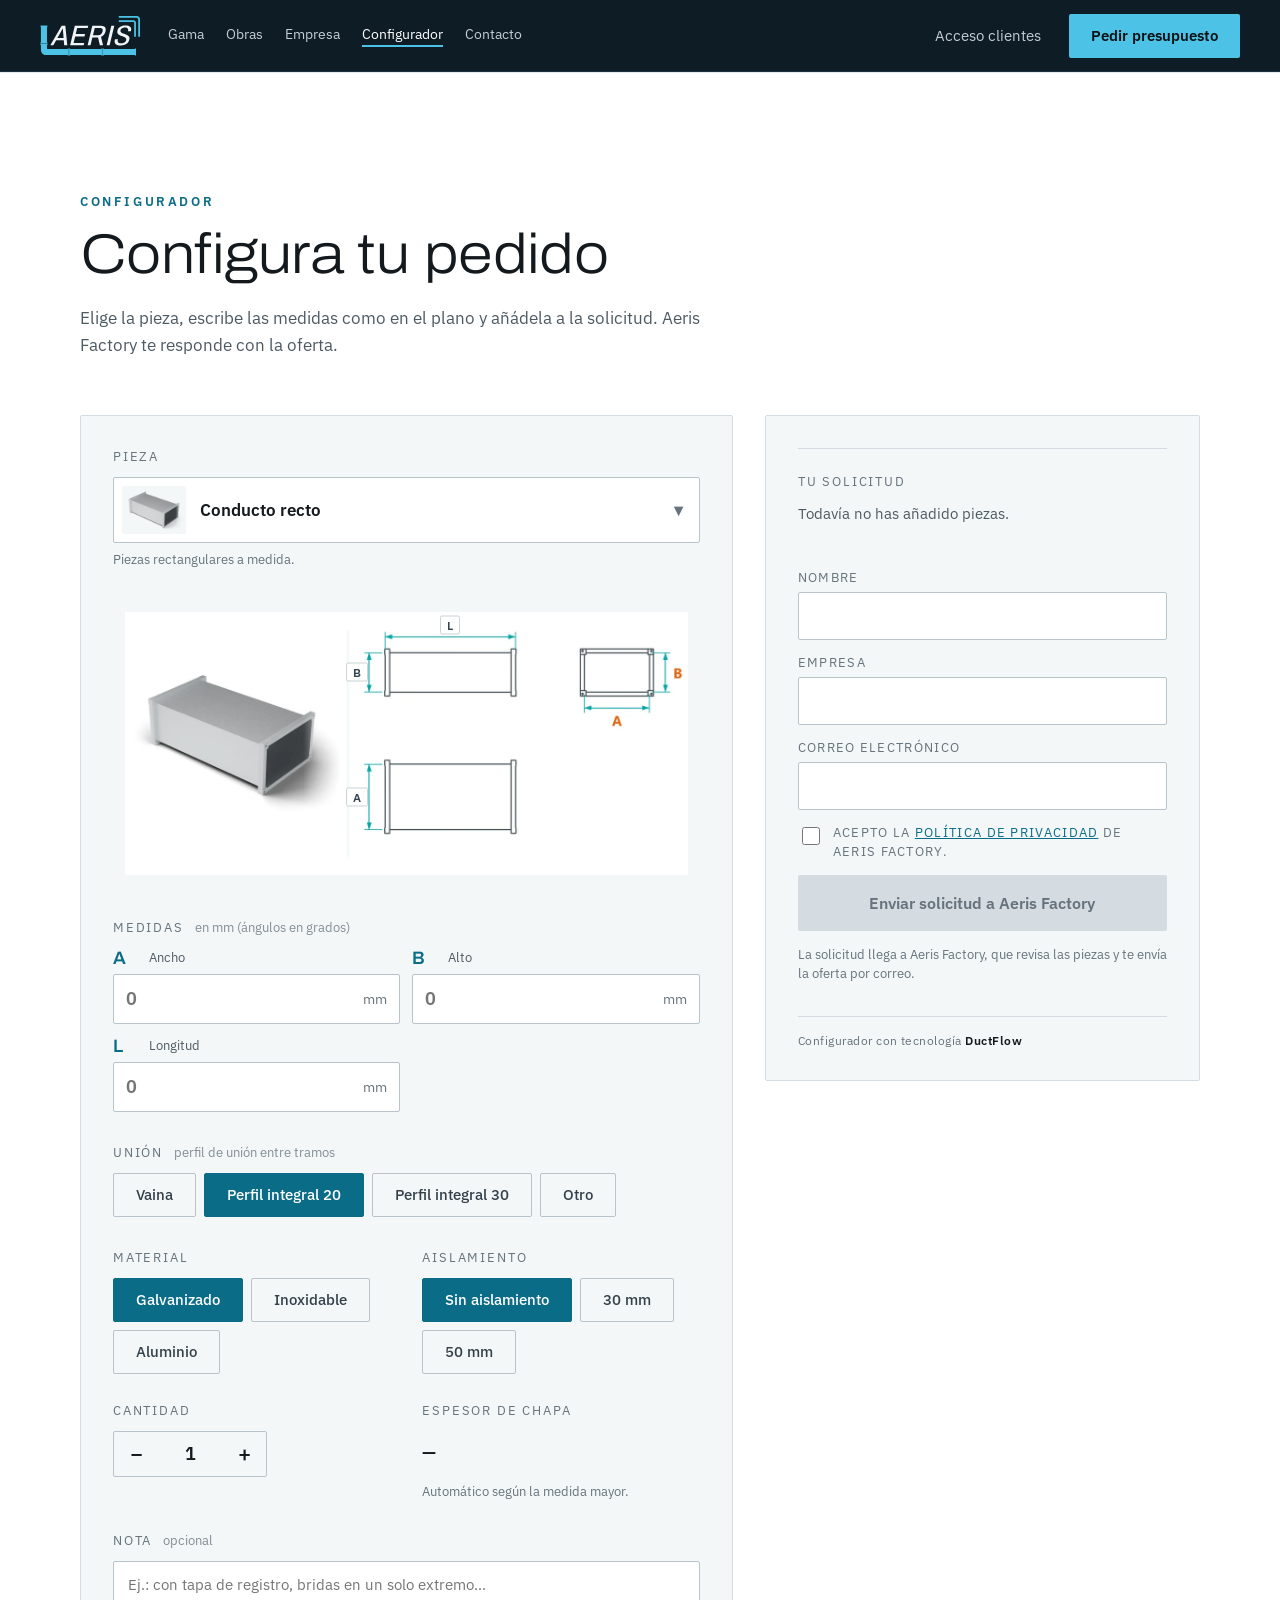
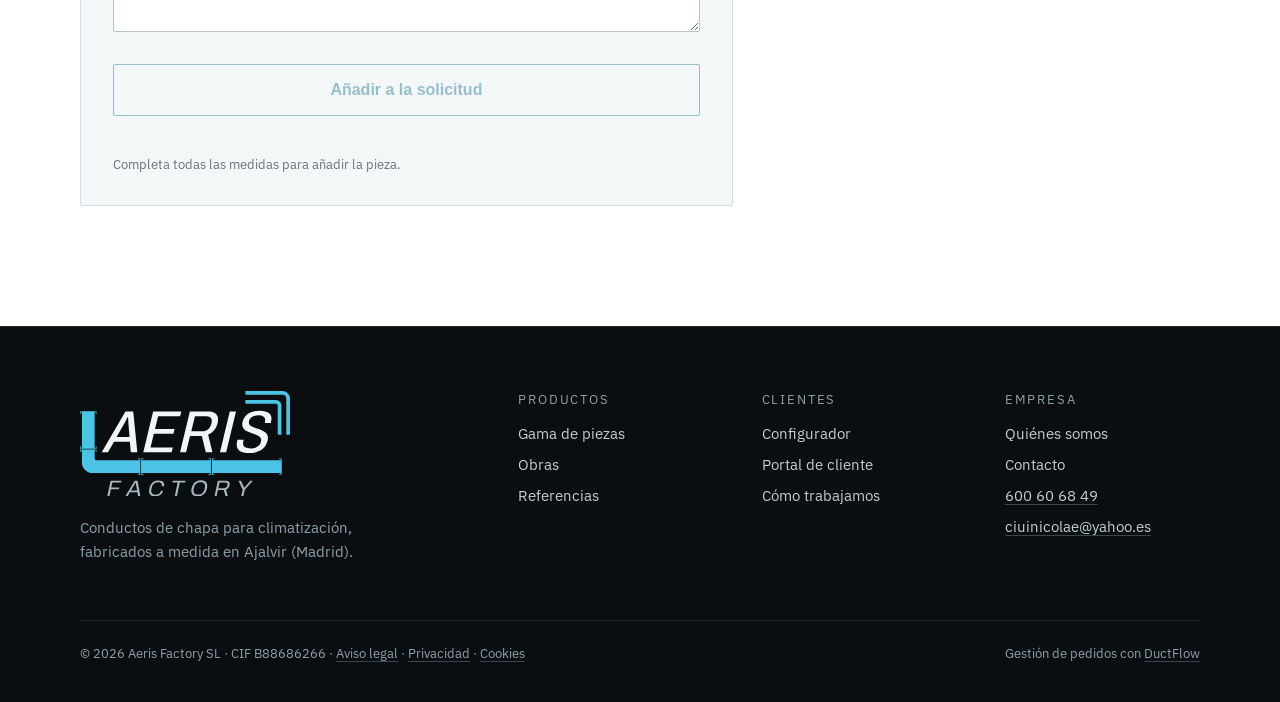
<file: configurador.html>
<!doctype html>
<html lang="es">
<head>
<meta charset="utf-8">
<meta name="robots" content="noindex, nofollow">
<meta name="viewport" content="width=device-width, initial-scale=1">
<!-- Envío real a DuctFlow (sin esta meta, el formulario funciona en modo demo y no envía nada).
     El slug aerisfactory es la organización AERIS FACTORY SL en DuctFlow (desde el 21 oct 2026). -->
<meta name="aeris-api" content="https://api.ductflow.app/public/v1/orgs/aerisfactory">
<title>Configurador de pedidos – Aeris Factory</title>
<meta name="description" content="Configura tus conductos de chapa: elige la pieza, escribe las medidas del plano y envía la solicitud a Aeris Factory.">
<link rel="canonical" href="https://aerisfactory.es/configurador.html">
<meta property="og:type" content="website">
<meta property="og:site_name" content="Aeris Factory">
<meta property="og:title" content="Configurador de pedidos – Aeris Factory">
<meta property="og:description" content="Configura tus conductos de chapa: elige la pieza, escribe las medidas del plano y envía la solicitud a Aeris Factory.">
<meta property="og:url" content="https://aerisfactory.es/configurador.html">
<meta property="og:locale" content="es_ES">
<link rel="icon" href="favicon.svg?v=6e43d453" type="image/svg+xml">
<link rel="apple-touch-icon" href="apple-touch-icon.png?v=534ff193">
<link rel="stylesheet" href="styles.css?v=7bf9189d">
</head>
<body>

<!-- layout:header -->
<header class="nav">
  <a href="index.html#inicio" class="brand" aria-label="Aeris Factory, inicio">
    <svg class="brand-logo brand-logo-short" viewBox="57.9 64.9 395.5 158.2" aria-hidden="true"><defs><mask id="lg-nav" maskUnits="userSpaceOnUse" x="37.9" y="44.9" width="435.5" height="238.5"><rect x="37.9" y="44.9" width="435.5" height="238.5" fill="#fff"/><rect x="171.3" y="192.6" width="2" height="29.5" fill="#000"/><rect x="58.3" y="172.8" width="29.5" height="2.6" fill="#000"/><rect x="304.4" y="192.7" width="2" height="29.5" fill="#000"/></mask></defs><g fill="#4CC3E6"><g mask="url(#lg-nav)"><path d="M437.5,219.4h-356c-11,0-20-9-20-20v-96h24v88c0,2.2,1.8,4,4,4h348V219.4z"/></g><rect x="436" y="191.7" width="1.5" height="31.2"/><rect x="433" y="221.4" width="3" height="1.5"/><rect x="433" y="191.7" width="3" height="1.5"/><rect x="173.3" y="191.8" width="1.5" height="31.2"/><rect x="174.8" y="191.8" width="3" height="1.5"/><rect x="174.8" y="221.5" width="3" height="1.5"/><rect x="169.8" y="191.8" width="1.5" height="31.2"/><rect x="166.8" y="221.5" width="3" height="1.5"/><rect x="166.8" y="191.8" width="3" height="1.5"/><rect x="57.9" y="172" width="31.2" height="1.5"/><rect x="57.9" y="169" width="1.5" height="3"/><rect x="87.6" y="169" width="1.5" height="3"/><rect x="57.9" y="103.4" width="31.2" height="1.5"/><rect x="87.6" y="104.8" width="1.5" height="3"/><rect x="57.9" y="104.9" width="1.5" height="3"/><rect x="302.9" y="191.9" width="1.5" height="31.2"/><rect x="299.9" y="221.6" width="3" height="1.5"/><rect x="299.9" y="191.9" width="3" height="1.5"/><rect x="57.9" y="175.4" width="31.2" height="1.5"/><rect x="87.6" y="176.9" width="1.5" height="3"/><rect x="57.9" y="176.9" width="1.5" height="3"/><rect x="306.4" y="191.9" width="1.5" height="31.2"/><rect x="307.9" y="191.9" width="3" height="1.5"/><rect x="307.9" y="221.6" width="3" height="1.5"/></g><path d="M369.4,68.4h69.7c5.9,0,10.8,4.8,10.8,10.8v68.1" fill="none" stroke="#4CC3E6" stroke-width="7" stroke-linejoin="round"/><path d="M369.4,85.3H427c3.7,0,6.8,3.4,6.8,6.5v55.5" fill="none" stroke="#4CC3E6" stroke-width="7" stroke-linejoin="round"/><path d="M98.8,180.4l44.7-77.1h14.6l7.8,77.1h-12.3l-1.8-19.9H122l-11.4,19.9H98.8z M126.8,151.6h24.4l-2-24.7 c-0.1-0.6-0.1-1.5-0.2-2.6c-0.1-1-0.2-2.1-0.2-3.3c-0.1-1.2-0.1-2.4-0.2-3.6c-0.1-1.2-0.1-2.3-0.2-3.3h-0.7 c-0.6,1.2-1.3,2.6-2.2,4.3c-0.9,1.6-1.7,3.2-2.6,4.7c-0.8,1.6-1.6,2.9-2.2,3.9L126.8,151.6z M177.1,180.4l18.5-77.1h53l-2.1,9H205 l-5.8,24.2H236l-2.1,9H197l-6.3,25.9h42l-2.1,9L177.1,180.4L177.1,180.4z M246.3,180.4l18.5-77.1h32.8c6.2,0,10.8,0.9,13.9,2.9 c3.1,1.9,5.1,4.5,5.9,7.8s0.7,7.1-0.3,11.2c-1.3,5.4-3.5,9.9-6.7,13.6s-6.9,6.5-11.2,8.2l8.1,33.4h-12.5l-7.4-30.7h-22.3l-7.4,30.7 H246.3z M267.5,140.9h20.2c4.7,0,8.7-1.3,11.6-4c2.9-2.7,4.9-6.3,6.1-11c0.7-2.9,0.8-5.4,0.4-7.3c-0.5-1.9-1.6-3.5-3.5-4.5 c-1.9-1-4.6-1.6-8.3-1.6h-19.6L267.5,140.9z M321.5,180.4l18.5-77.1h11.7l-18.5,77.1H321.5z M376.9,181.8c-3.9,0-7.7-0.4-10.9-1.1 c-3.3-0.7-6.1-1.9-8.2-3.7c-2.1-1.8-3.6-4.2-4.3-7.1c-0.7-3-0.6-6.7,0.5-11.1c0.1-0.4,0.2-0.7,0.3-1.1c0.1-0.4,0.2-0.6,0.3-1h11.6 c-0.1,0.3-0.2,0.6-0.3,1.1c-0.1,0.4-0.2,0.8-0.3,1.2c-0.8,3.2-0.8,5.9,0,8c0.8,2,2.3,3.6,4.5,4.5c2.2,0.9,5.2,1.5,8.9,1.5 c1.8,0,3.6-0.2,5.3-0.5c1.7-0.3,3.4-0.7,4.9-1.4c1.6-0.6,3-1.5,4.3-2.5c1.3-1,2.4-2.2,3.3-3.6c0.9-1.4,1.6-3.1,2-5 c0.6-2.4,0.5-4.5-0.4-6.1s-2.1-3.1-3.9-4.2c-1.8-1.1-3.9-2.1-6.3-3c-2.3-0.8-4.8-1.8-7.4-2.6c-2.5-0.8-5-1.9-7.3-2.9 c-2.3-1.1-4.3-2.4-6.1-4c-1.7-1.6-2.9-3.5-3.5-5.8s-0.6-5.2,0.2-8.5c0.8-3.4,2.2-6.5,4.1-9.1c1.9-2.6,4.3-4.7,7.2-6.5 c2.8-1.8,6.1-3,9.6-3.9c3.5-0.8,7.3-1.3,11.3-1.3c3.8,0,7.4,0.4,10.4,1.2s5.5,2,7.5,3.7s3.2,3.9,3.9,6.6c0.6,2.7,0.5,5.9-0.4,9.7 l-0.4,1.7h-11.4l0.4-1.9c0.6-2.6,0.6-4.7-0.1-6.6c-0.7-1.9-2-3.2-3.9-4.2c-1.9-0.9-4.5-1.5-7.8-1.5c-3.2,0-6.1,0.4-8.6,1.1 s-4.6,1.9-6.3,3.5c-1.6,1.6-2.7,3.6-3.3,6.1c-0.6,2.3-0.4,4.3,0.4,5.8s2.2,2.9,4,4c1.8,1.1,3.9,2,6.4,2.9c2.4,0.8,4.8,1.7,7.4,2.5 c2.5,0.8,4.9,1.9,7.3,2.9c2.3,1.1,4.3,2.4,6.1,4.1c1.7,1.6,2.9,3.6,3.5,5.9c0.6,2.4,0.6,5.3-0.2,8.6c-1.3,5.5-3.6,9.9-6.9,13.4 s-7.2,5.8-11.9,7.4C387.7,181,382.6,181.8,376.9,181.8z" fill="#F2F5F7"/></svg>
</a>
  <div class="nav-menu" id="nav-menu">
    <nav class="nav-links" aria-label="Principal">
      <a href="index.html#gama">Gama</a>
      <a href="obras.html" data-page="obras">Obras</a>
      <a href="empresa.html" data-page="empresa">Empresa</a>
      <a href="configurador.html" data-page="configurador" aria-current="page">Configurador</a>
      <a href="contacto.html" data-page="contacto">Contacto</a>
    </nav>
    <a href="https://ductflow.app/portal.html?o=aerisfactory" class="nav-portal">Acceso clientes</a>
  </div>
  <a href="configurador.html" class="btn btn-accent nav-cta">Pedir presupuesto</a>
  <button type="button" class="nav-toggle" aria-expanded="false" aria-controls="nav-menu" aria-label="Abrir menú">
    <span></span><span></span><span></span>
  </button>
</header>
<!-- /layout:header -->
<section id="pedido" class="section section-mid tema-claro">
  <div class="eyebrow">Configurador</div>
  <h1>Configura tu pedido</h1>
  <p class="lead">Elige la pieza, escribe las medidas como en el plano y añádela a la solicitud. Aeris Factory te responde con la oferta.</p>

  <div class="configurator">
    <div class="panel">
      <!-- Rectangulares (piezas.js) | Circulares (catálogo público de DuctFlow); solo aparece si hay familias públicas -->
      <div class="mode-tabs" id="mode-tabs" role="tablist" aria-label="Tipo de pieza" hidden>
        <button type="button" role="tab" data-mode="rect" aria-selected="true" class="active">Rectangulares</button>
        <button type="button" role="tab" data-mode="circ" aria-selected="false">Circulares</button>
      </div>

      <div class="field-group">
        <div class="field-label">Pieza</div>
        <div class="piece-picker" id="piece-picker">
          <button type="button" class="piece-picker-btn" id="piece-picker-btn" aria-haspopup="listbox" aria-expanded="false">
            <img id="piece-picker-img" alt="">
            <span id="piece-picker-name">Elige una pieza</span>
            <span class="caret" aria-hidden="true">▾</span>
          </button>
          <div class="piece-list" id="piece-list" role="listbox" aria-label="Piezas" hidden></div>
        </div>
        <p class="field-hint" id="piece-hint">Piezas rectangulares a medida.</p>
      </div>

      <div class="piece-drawing">
        <div class="sketch-wrap" id="piece-sketch">
          <img id="piece-drawing-img" alt="">
        </div>
      </div>

      <div class="field-group">
        <div class="field-label">Medidas <span class="field-label-note" id="dims-note">en mm (ángulos en grados)</span></div>
        <div class="dims" id="dims"></div>
      </div>

      <div class="field-group rect-only" id="ut-group">
        <div class="field-label">Unión <span class="field-label-note">perfil de unión entre tramos</span></div>
        <div class="pills" id="ut-pills"></div>
        <label class="ut-custom" id="ut-custom" hidden>
          <span>Desarrollo de la unión</span>
          <span class="dim-input">
            <input type="number" id="ut-custom-val" inputmode="numeric" min="1" max="500" step="1" placeholder="0">
            <span class="dim-unit">mm</span>
          </span>
        </label>
      </div>
      <p class="field-hint rect-only" id="ut-none" hidden>Esta pieza no lleva unión.</p>

      <div class="field-grid">
        <div class="field-group">
          <div class="field-label">Material</div>
          <div class="pills" id="mat-pills"></div>
        </div>
        <div class="field-group rect-only">
          <div class="field-label">Aislamiento</div>
          <div class="pills" id="ins-pills"></div>
        </div>
        <div class="field-group">
          <div class="field-label">Cantidad</div>
          <div class="qty">
            <button type="button" id="qty-minus" aria-label="Menos unidades">−</button>
            <input type="number" id="qty-value" min="1" max="999" value="1" aria-label="Cantidad">
            <button type="button" id="qty-plus" aria-label="Más unidades">+</button>
          </div>
        </div>
        <div class="field-group rect-only">
          <div class="field-label">Espesor de chapa</div>
          <div class="thick-auto" id="thick-text">—</div>
          <p class="field-hint">Automático según la medida mayor.</p>
        </div>
      </div>

      <label class="note-field">
        <span class="field-label">Nota <span class="field-label-note">opcional</span></span>
        <textarea id="piece-note" rows="2" maxlength="300" placeholder="Ej.: con tapa de registro, bridas en un solo extremo…"></textarea>
      </label>

      <button type="button" id="add-item" class="btn btn-line" disabled>Añadir a la solicitud</button>
      <p class="field-hint" id="add-hint">Completa todas las medidas para añadir la pieza.</p>
    </div>

    <div class="summary">
      <div class="request-list">
        <div class="field-label">Tu solicitud</div>
        <p id="empty-list" class="muted">Todavía no has añadido piezas.</p>
        <ul id="items-list" class="items"></ul>
        <div id="total-line" class="total-line" hidden></div>
      </div>

      <form id="quote-form" class="quote-form">
        <label>Nombre
          <input type="text" id="f-name" autocomplete="name" required>
        </label>
        <label>Empresa
          <input type="text" id="f-company" autocomplete="organization">
        </label>
        <label>Correo electrónico
          <input type="email" id="f-email" autocomplete="email" required>
        </label>
        <label class="checkbox-row">
          <input type="checkbox" id="f-consent" required>
          <span>Acepto la <a href="legal.html#privacidad" class="link-inline">política de privacidad</a> de Aeris Factory.</span>
        </label>
        <input type="text" id="f-website" name="website" tabindex="-1" autocomplete="off" aria-hidden="true" style="position:absolute;left:-9999px;width:1px;height:1px;opacity:0">
        <p id="form-error" class="form-error" role="alert" hidden></p>
        <button type="submit" id="submit-btn" class="btn btn-accent" disabled>Enviar solicitud a Aeris Factory</button>
        <p class="fine-print">La solicitud llega a Aeris Factory, que revisa las piezas y te envía la oferta por correo.</p>
      </form>

      <div id="sent-panel" class="sent-panel" hidden>
        <div class="sent-title">Solicitud enviada</div>
        <p>Aeris Factory ha recibido tu solicitud y te responderá al correo indicado. Podrás seguirla en el portal de cliente.</p>
        <a href="https://ductflow.app/portal.html?o=aerisfactory" class="link-arrow">Ir al portal de cliente →</a>
        <button type="button" id="reset-btn" class="btn btn-outline">Nueva solicitud</button>
      </div>

      <p class="powered-by">Configurador con tecnología <a href="https://ductflow.app" target="_blank" rel="noopener">DuctFlow</a></p>
    </div>
  </div>
</section>

<!-- layout:footer -->
<footer class="footer">
  <div class="footer-grid">
    <div>
      <div class="brand">
        <svg class="brand-logo" viewBox="57.9 64.9 395.5 198.5" aria-hidden="true"><defs><mask id="lg-foot" maskUnits="userSpaceOnUse" x="37.9" y="44.9" width="435.5" height="238.5"><rect x="37.9" y="44.9" width="435.5" height="238.5" fill="#fff"/><rect x="171.3" y="192.6" width="2" height="29.5" fill="#000"/><rect x="58.3" y="172.8" width="29.5" height="2.6" fill="#000"/><rect x="304.4" y="192.7" width="2" height="29.5" fill="#000"/></mask></defs><g fill="#4CC3E6"><g mask="url(#lg-foot)"><path d="M437.5,219.4h-356c-11,0-20-9-20-20v-96h24v88c0,2.2,1.8,4,4,4h348V219.4z"/></g><rect x="436" y="191.7" width="1.5" height="31.2"/><rect x="433" y="221.4" width="3" height="1.5"/><rect x="433" y="191.7" width="3" height="1.5"/><rect x="173.3" y="191.8" width="1.5" height="31.2"/><rect x="174.8" y="191.8" width="3" height="1.5"/><rect x="174.8" y="221.5" width="3" height="1.5"/><rect x="169.8" y="191.8" width="1.5" height="31.2"/><rect x="166.8" y="221.5" width="3" height="1.5"/><rect x="166.8" y="191.8" width="3" height="1.5"/><rect x="57.9" y="172" width="31.2" height="1.5"/><rect x="57.9" y="169" width="1.5" height="3"/><rect x="87.6" y="169" width="1.5" height="3"/><rect x="57.9" y="103.4" width="31.2" height="1.5"/><rect x="87.6" y="104.8" width="1.5" height="3"/><rect x="57.9" y="104.9" width="1.5" height="3"/><rect x="302.9" y="191.9" width="1.5" height="31.2"/><rect x="299.9" y="221.6" width="3" height="1.5"/><rect x="299.9" y="191.9" width="3" height="1.5"/><rect x="57.9" y="175.4" width="31.2" height="1.5"/><rect x="87.6" y="176.9" width="1.5" height="3"/><rect x="57.9" y="176.9" width="1.5" height="3"/><rect x="306.4" y="191.9" width="1.5" height="31.2"/><rect x="307.9" y="191.9" width="3" height="1.5"/><rect x="307.9" y="221.6" width="3" height="1.5"/></g><path d="M369.4,68.4h69.7c5.9,0,10.8,4.8,10.8,10.8v68.1" fill="none" stroke="#4CC3E6" stroke-width="7" stroke-linejoin="round"/><path d="M369.4,85.3H427c3.7,0,6.8,3.4,6.8,6.5v55.5" fill="none" stroke="#4CC3E6" stroke-width="7" stroke-linejoin="round"/><path d="M98.8,180.4l44.7-77.1h14.6l7.8,77.1h-12.3l-1.8-19.9H122l-11.4,19.9H98.8z M126.8,151.6h24.4l-2-24.7 c-0.1-0.6-0.1-1.5-0.2-2.6c-0.1-1-0.2-2.1-0.2-3.3c-0.1-1.2-0.1-2.4-0.2-3.6c-0.1-1.2-0.1-2.3-0.2-3.3h-0.7 c-0.6,1.2-1.3,2.6-2.2,4.3c-0.9,1.6-1.7,3.2-2.6,4.7c-0.8,1.6-1.6,2.9-2.2,3.9L126.8,151.6z M177.1,180.4l18.5-77.1h53l-2.1,9H205 l-5.8,24.2H236l-2.1,9H197l-6.3,25.9h42l-2.1,9L177.1,180.4L177.1,180.4z M246.3,180.4l18.5-77.1h32.8c6.2,0,10.8,0.9,13.9,2.9 c3.1,1.9,5.1,4.5,5.9,7.8s0.7,7.1-0.3,11.2c-1.3,5.4-3.5,9.9-6.7,13.6s-6.9,6.5-11.2,8.2l8.1,33.4h-12.5l-7.4-30.7h-22.3l-7.4,30.7 H246.3z M267.5,140.9h20.2c4.7,0,8.7-1.3,11.6-4c2.9-2.7,4.9-6.3,6.1-11c0.7-2.9,0.8-5.4,0.4-7.3c-0.5-1.9-1.6-3.5-3.5-4.5 c-1.9-1-4.6-1.6-8.3-1.6h-19.6L267.5,140.9z M321.5,180.4l18.5-77.1h11.7l-18.5,77.1H321.5z M376.9,181.8c-3.9,0-7.7-0.4-10.9-1.1 c-3.3-0.7-6.1-1.9-8.2-3.7c-2.1-1.8-3.6-4.2-4.3-7.1c-0.7-3-0.6-6.7,0.5-11.1c0.1-0.4,0.2-0.7,0.3-1.1c0.1-0.4,0.2-0.6,0.3-1h11.6 c-0.1,0.3-0.2,0.6-0.3,1.1c-0.1,0.4-0.2,0.8-0.3,1.2c-0.8,3.2-0.8,5.9,0,8c0.8,2,2.3,3.6,4.5,4.5c2.2,0.9,5.2,1.5,8.9,1.5 c1.8,0,3.6-0.2,5.3-0.5c1.7-0.3,3.4-0.7,4.9-1.4c1.6-0.6,3-1.5,4.3-2.5c1.3-1,2.4-2.2,3.3-3.6c0.9-1.4,1.6-3.1,2-5 c0.6-2.4,0.5-4.5-0.4-6.1s-2.1-3.1-3.9-4.2c-1.8-1.1-3.9-2.1-6.3-3c-2.3-0.8-4.8-1.8-7.4-2.6c-2.5-0.8-5-1.9-7.3-2.9 c-2.3-1.1-4.3-2.4-6.1-4c-1.7-1.6-2.9-3.5-3.5-5.8s-0.6-5.2,0.2-8.5c0.8-3.4,2.2-6.5,4.1-9.1c1.9-2.6,4.3-4.7,7.2-6.5 c2.8-1.8,6.1-3,9.6-3.9c3.5-0.8,7.3-1.3,11.3-1.3c3.8,0,7.4,0.4,10.4,1.2s5.5,2,7.5,3.7s3.2,3.9,3.9,6.6c0.6,2.7,0.5,5.9-0.4,9.7 l-0.4,1.7h-11.4l0.4-1.9c0.6-2.6,0.6-4.7-0.1-6.6c-0.7-1.9-2-3.2-3.9-4.2c-1.9-0.9-4.5-1.5-7.8-1.5c-3.2,0-6.1,0.4-8.6,1.1 s-4.6,1.9-6.3,3.5c-1.6,1.6-2.7,3.6-3.3,6.1c-0.6,2.3-0.4,4.3,0.4,5.8s2.2,2.9,4,4c1.8,1.1,3.9,2,6.4,2.9c2.4,0.8,4.8,1.7,7.4,2.5 c2.5,0.8,4.9,1.9,7.3,2.9c2.3,1.1,4.3,2.4,6.1,4.1c1.7,1.6,2.9,3.6,3.5,5.9c0.6,2.4,0.6,5.3-0.2,8.6c-1.3,5.5-3.6,9.9-6.9,13.4 s-7.2,5.8-11.9,7.4C387.7,181,382.6,181.8,376.9,181.8z" fill="#F2F5F7"/><path d="M109.3,262.9l6.2-29H136l-0.7,3.5h-16.5l-2,9.3h15l-0.7,3.4h-15l-2.7,12.8H109.3z M143.4,262.9l17.6-29h5.3 l5.3,29h-4.3l-1.3-7.2h-14.1l-4.3,7.2H143.4z M153.9,252.3h11.5l-1.6-9.1c0-0.3-0.1-0.6-0.2-1c-0.1-0.4-0.1-0.9-0.2-1.5 s-0.2-1.1-0.2-1.7c-0.1-0.6-0.2-1.1-0.2-1.6h-0.3c-0.3,0.6-0.7,1.2-1.1,1.9c-0.4,0.7-0.8,1.4-1.2,2.1c-0.4,0.7-0.7,1.3-1,1.7 L153.9,252.3z M199.3,263.4c-3,0-5.4-0.5-7.2-1.6s-3-2.7-3.7-5c-0.6-2.2-0.5-5,0.2-8.4c1.1-5,3.1-8.8,6.1-11.3s6.6-3.7,11-3.7 c2.5,0,4.6,0.4,6.3,1.2s3,2,3.7,3.6c0.8,1.6,0.9,3.7,0.3,6.1h-4.1c0.4-1.7,0.3-3.1-0.2-4.2s-1.3-1.9-2.5-2.5s-2.6-0.8-4.4-0.8 c-2,0-3.9,0.4-5.5,1.2s-3,2-4.1,3.7c-1.1,1.6-1.9,3.8-2.5,6.4l-0.2,0.9c-0.5,2.5-0.6,4.6-0.2,6.3c0.4,1.6,1.3,2.8,2.6,3.6 c1.3,0.8,3,1.2,5,1.2c1.8,0,3.4-0.3,4.8-0.8c1.4-0.5,2.6-1.4,3.6-2.5c1-1.1,1.6-2.5,2-4.2h4c-0.5,2.5-1.5,4.6-3,6.2 s-3.2,2.8-5.3,3.6C204,263,201.8,263.4,199.3,263.4z M236.4,262.9l5.4-25.5h-9.9l0.7-3.5h24l-0.7,3.5h-10l-5.4,25.5H236.4z M279.4,263.4c-3,0-5.5-0.6-7.4-1.7s-3.2-2.8-3.9-5c-0.7-2.2-0.7-5,0-8.4s1.9-6.2,3.5-8.4s3.6-3.9,6-5s5.1-1.7,8.1-1.7 s5.5,0.6,7.4,1.7c1.9,1.1,3.2,2.8,3.9,5c0.7,2.2,0.7,5,0,8.4c-0.7,3.3-1.9,6.1-3.5,8.4c-1.6,2.2-3.6,3.9-6,5 C285.1,262.9,282.4,263.4,279.4,263.4z M280.1,260c1.6,0,3.1-0.2,4.4-0.7c1.4-0.4,2.6-1.1,3.7-2s2-2.1,2.8-3.5s1.4-3.1,1.8-5 l0.2-0.9c0.4-1.9,0.5-3.6,0.3-5s-0.6-2.6-1.3-3.5s-1.6-1.6-2.8-2c-1.2-0.4-2.6-0.7-4.2-0.7s-3.1,0.2-4.4,0.7c-1.4,0.4-2.6,1.1-3.7,2 s-2,2.1-2.8,3.5s-1.4,3.1-1.8,5l-0.2,0.9c-0.4,1.9-0.5,3.6-0.3,5s0.6,2.5,1.3,3.5s1.6,1.6,2.8,2C277.1,259.8,278.5,260,280.1,260z M311.3,262.9l6.2-29h15.2c2,0,3.6,0.4,4.7,1.1c1.2,0.7,1.9,1.7,2.3,3s0.4,2.8,0,4.4c-0.4,2-1.2,3.7-2.5,5.1 c-1.2,1.4-2.7,2.5-4.4,3.1l3.5,12.3h-4.4l-3.2-11.6h-11l-2.5,11.6H311.3z M318.5,247.9h10.8c1.6,0,3-0.5,4.1-1.5s1.9-2.3,2.2-4.1 c0.2-1.1,0.2-2,0-2.7s-0.7-1.3-1.4-1.7c-0.7-0.4-1.6-0.6-2.7-0.6h-10.8L318.5,247.9z M361.7,262.9l2.6-12l-7.8-17h4.6l6,13.4h0.2 l11.6-13.4h4.4l-15,17l-2.6,12H361.7z" fill="#A9B6BE"/></svg>
</div>
      <p class="footer-desc">Conductos de chapa para climatización, fabricados a medida en Ajalvir (Madrid).</p>
    </div>
    <div class="footer-col">
      <div class="footer-label">Productos</div>
      <a href="index.html#gama">Gama de piezas</a>
      <a href="obras.html">Obras</a>
      <a href="index.html#referencias">Referencias</a>
    </div>
    <div class="footer-col">
      <div class="footer-label">Clientes</div>
      <a href="configurador.html">Configurador</a>
      <a href="https://ductflow.app/portal.html?o=aerisfactory">Portal de cliente</a>
      <a href="index.html#proceso">Cómo trabajamos</a>
    </div>
    <div class="footer-col">
      <div class="footer-label">Empresa</div>
      <a href="empresa.html">Quiénes somos</a>
      <a href="contacto.html">Contacto</a>
      <a href="tel:+34600606849">600 60 68 49</a>
      <a href="mailto:ciuinicolae@yahoo.es">ciuinicolae@yahoo.es</a>
    </div>
  </div>
  <div class="footer-bottom">
    <span>© 2026 Aeris Factory SL · CIF B88686266 · <a href="legal.html#aviso-legal">Aviso legal</a> · <a href="legal.html#privacidad">Privacidad</a> · <a href="legal.html#cookies">Cookies</a></span>
    <span>Gestión de pedidos con <a href="https://ductflow.app" target="_blank" rel="noopener">DuctFlow</a></span>
  </div>
</footer>
<!-- /layout:footer -->

<script src="nav.js?v=9c87ea60"></script>
<script src="piezas.js?v=259ef597"></script>
<script src="configurator.js?v=d88d75de"></script>
</body>
</html>
</file>
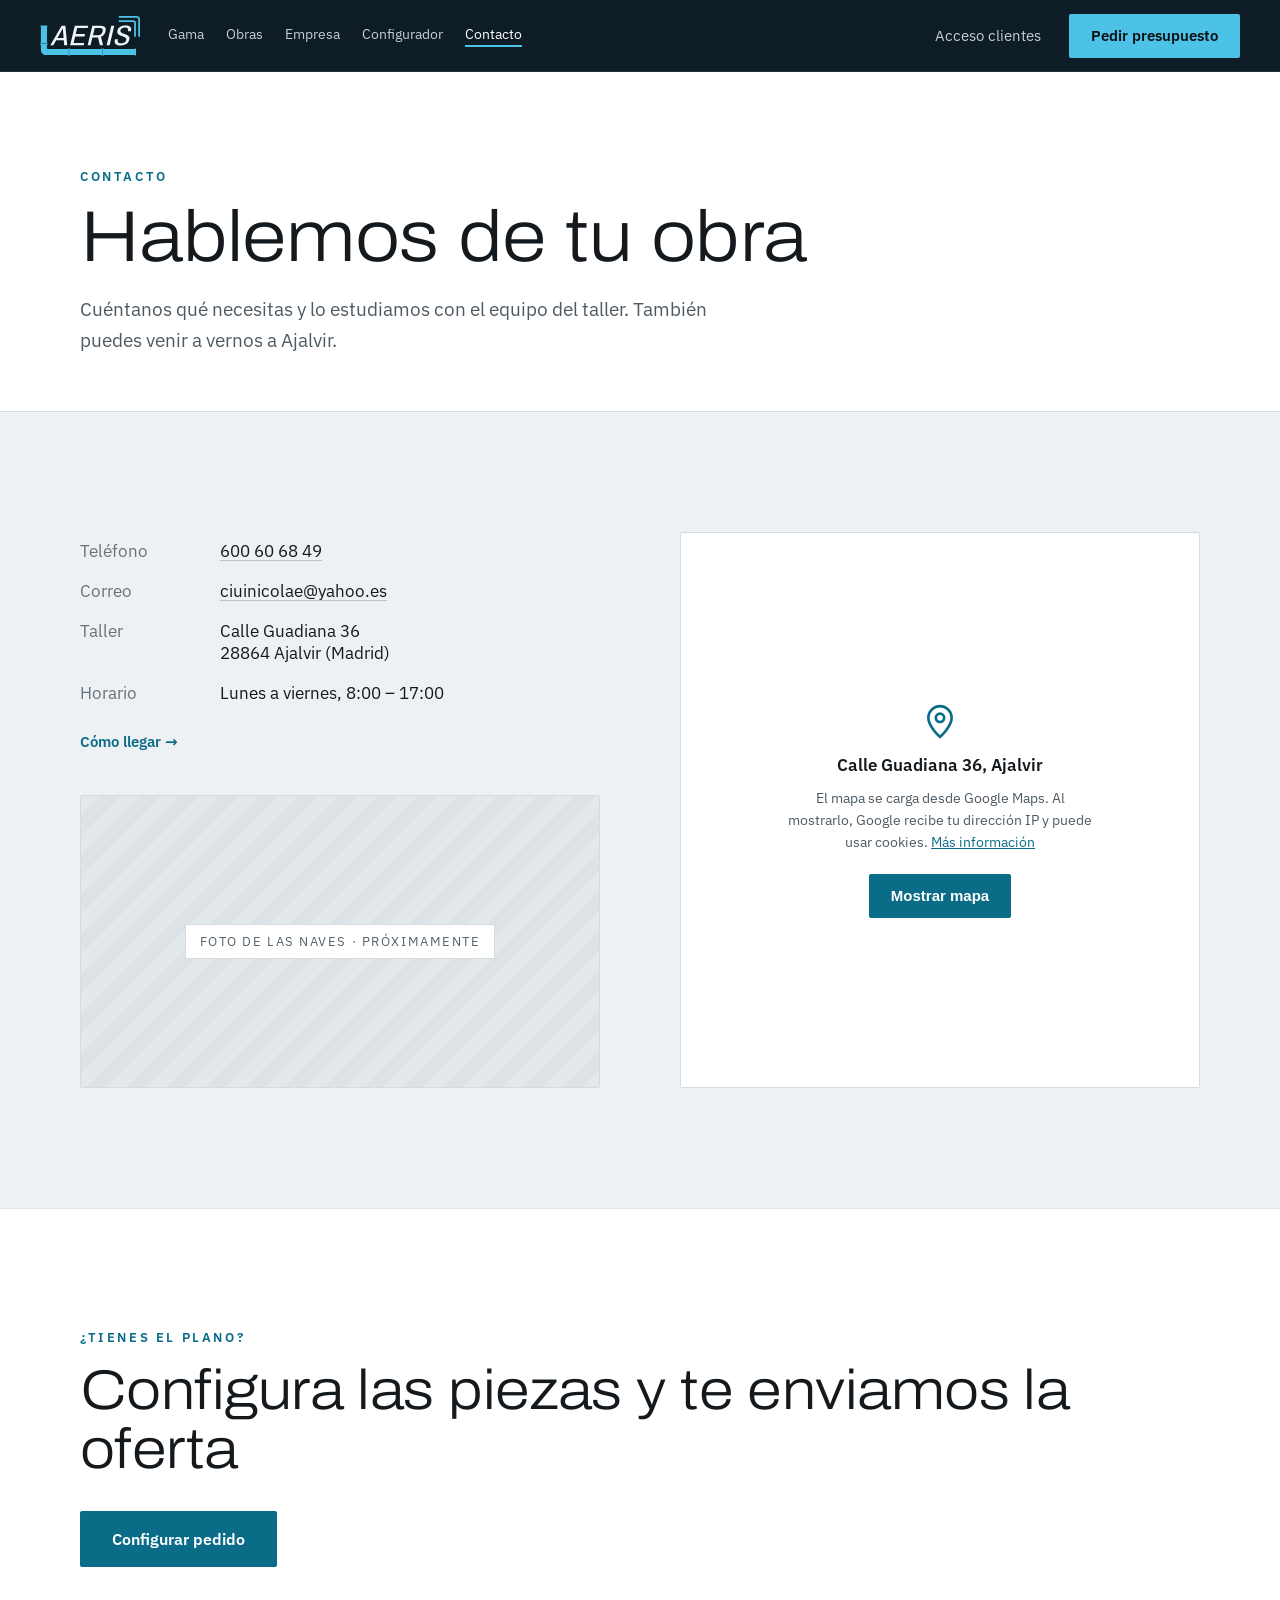
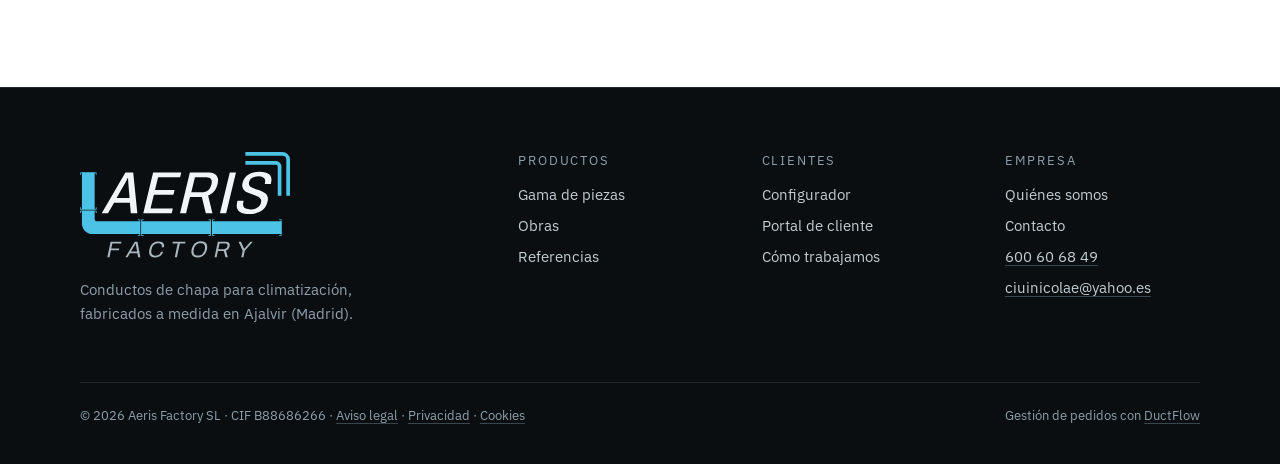
<file: contacto.html>
<!doctype html>
<html lang="es">
<head>
<meta charset="utf-8">
<meta name="robots" content="noindex, nofollow">
<meta name="viewport" content="width=device-width, initial-scale=1">
<title>Contacto – Aeris Factory</title>
<meta name="description" content="Contacta con Aeris Factory: taller de conductos de chapa a medida en Calle Guadiana 36, 28864 Ajalvir (Madrid). Teléfono 600 60 68 49.">
<link rel="canonical" href="https://aerisfactory.es/contacto.html">
<meta property="og:type" content="website">
<meta property="og:site_name" content="Aeris Factory">
<meta property="og:title" content="Contacto – Aeris Factory">
<meta property="og:description" content="Taller de conductos de chapa a medida en Ajalvir (Madrid). Teléfono, correo, horario y cómo llegar.">
<meta property="og:url" content="https://aerisfactory.es/contacto.html">
<meta property="og:locale" content="es_ES">
<link rel="icon" href="favicon.svg?v=6e43d453" type="image/svg+xml">
<link rel="apple-touch-icon" href="apple-touch-icon.png?v=534ff193">
<link rel="stylesheet" href="styles.css?v=7bf9189d">
</head>
<body>

<!-- layout:header -->
<header class="nav">
  <a href="index.html#inicio" class="brand" aria-label="Aeris Factory, inicio">
    <svg class="brand-logo brand-logo-short" viewBox="57.9 64.9 395.5 158.2" aria-hidden="true"><defs><mask id="lg-nav" maskUnits="userSpaceOnUse" x="37.9" y="44.9" width="435.5" height="238.5"><rect x="37.9" y="44.9" width="435.5" height="238.5" fill="#fff"/><rect x="171.3" y="192.6" width="2" height="29.5" fill="#000"/><rect x="58.3" y="172.8" width="29.5" height="2.6" fill="#000"/><rect x="304.4" y="192.7" width="2" height="29.5" fill="#000"/></mask></defs><g fill="#4CC3E6"><g mask="url(#lg-nav)"><path d="M437.5,219.4h-356c-11,0-20-9-20-20v-96h24v88c0,2.2,1.8,4,4,4h348V219.4z"/></g><rect x="436" y="191.7" width="1.5" height="31.2"/><rect x="433" y="221.4" width="3" height="1.5"/><rect x="433" y="191.7" width="3" height="1.5"/><rect x="173.3" y="191.8" width="1.5" height="31.2"/><rect x="174.8" y="191.8" width="3" height="1.5"/><rect x="174.8" y="221.5" width="3" height="1.5"/><rect x="169.8" y="191.8" width="1.5" height="31.2"/><rect x="166.8" y="221.5" width="3" height="1.5"/><rect x="166.8" y="191.8" width="3" height="1.5"/><rect x="57.9" y="172" width="31.2" height="1.5"/><rect x="57.9" y="169" width="1.5" height="3"/><rect x="87.6" y="169" width="1.5" height="3"/><rect x="57.9" y="103.4" width="31.2" height="1.5"/><rect x="87.6" y="104.8" width="1.5" height="3"/><rect x="57.9" y="104.9" width="1.5" height="3"/><rect x="302.9" y="191.9" width="1.5" height="31.2"/><rect x="299.9" y="221.6" width="3" height="1.5"/><rect x="299.9" y="191.9" width="3" height="1.5"/><rect x="57.9" y="175.4" width="31.2" height="1.5"/><rect x="87.6" y="176.9" width="1.5" height="3"/><rect x="57.9" y="176.9" width="1.5" height="3"/><rect x="306.4" y="191.9" width="1.5" height="31.2"/><rect x="307.9" y="191.9" width="3" height="1.5"/><rect x="307.9" y="221.6" width="3" height="1.5"/></g><path d="M369.4,68.4h69.7c5.9,0,10.8,4.8,10.8,10.8v68.1" fill="none" stroke="#4CC3E6" stroke-width="7" stroke-linejoin="round"/><path d="M369.4,85.3H427c3.7,0,6.8,3.4,6.8,6.5v55.5" fill="none" stroke="#4CC3E6" stroke-width="7" stroke-linejoin="round"/><path d="M98.8,180.4l44.7-77.1h14.6l7.8,77.1h-12.3l-1.8-19.9H122l-11.4,19.9H98.8z M126.8,151.6h24.4l-2-24.7 c-0.1-0.6-0.1-1.5-0.2-2.6c-0.1-1-0.2-2.1-0.2-3.3c-0.1-1.2-0.1-2.4-0.2-3.6c-0.1-1.2-0.1-2.3-0.2-3.3h-0.7 c-0.6,1.2-1.3,2.6-2.2,4.3c-0.9,1.6-1.7,3.2-2.6,4.7c-0.8,1.6-1.6,2.9-2.2,3.9L126.8,151.6z M177.1,180.4l18.5-77.1h53l-2.1,9H205 l-5.8,24.2H236l-2.1,9H197l-6.3,25.9h42l-2.1,9L177.1,180.4L177.1,180.4z M246.3,180.4l18.5-77.1h32.8c6.2,0,10.8,0.9,13.9,2.9 c3.1,1.9,5.1,4.5,5.9,7.8s0.7,7.1-0.3,11.2c-1.3,5.4-3.5,9.9-6.7,13.6s-6.9,6.5-11.2,8.2l8.1,33.4h-12.5l-7.4-30.7h-22.3l-7.4,30.7 H246.3z M267.5,140.9h20.2c4.7,0,8.7-1.3,11.6-4c2.9-2.7,4.9-6.3,6.1-11c0.7-2.9,0.8-5.4,0.4-7.3c-0.5-1.9-1.6-3.5-3.5-4.5 c-1.9-1-4.6-1.6-8.3-1.6h-19.6L267.5,140.9z M321.5,180.4l18.5-77.1h11.7l-18.5,77.1H321.5z M376.9,181.8c-3.9,0-7.7-0.4-10.9-1.1 c-3.3-0.7-6.1-1.9-8.2-3.7c-2.1-1.8-3.6-4.2-4.3-7.1c-0.7-3-0.6-6.7,0.5-11.1c0.1-0.4,0.2-0.7,0.3-1.1c0.1-0.4,0.2-0.6,0.3-1h11.6 c-0.1,0.3-0.2,0.6-0.3,1.1c-0.1,0.4-0.2,0.8-0.3,1.2c-0.8,3.2-0.8,5.9,0,8c0.8,2,2.3,3.6,4.5,4.5c2.2,0.9,5.2,1.5,8.9,1.5 c1.8,0,3.6-0.2,5.3-0.5c1.7-0.3,3.4-0.7,4.9-1.4c1.6-0.6,3-1.5,4.3-2.5c1.3-1,2.4-2.2,3.3-3.6c0.9-1.4,1.6-3.1,2-5 c0.6-2.4,0.5-4.5-0.4-6.1s-2.1-3.1-3.9-4.2c-1.8-1.1-3.9-2.1-6.3-3c-2.3-0.8-4.8-1.8-7.4-2.6c-2.5-0.8-5-1.9-7.3-2.9 c-2.3-1.1-4.3-2.4-6.1-4c-1.7-1.6-2.9-3.5-3.5-5.8s-0.6-5.2,0.2-8.5c0.8-3.4,2.2-6.5,4.1-9.1c1.9-2.6,4.3-4.7,7.2-6.5 c2.8-1.8,6.1-3,9.6-3.9c3.5-0.8,7.3-1.3,11.3-1.3c3.8,0,7.4,0.4,10.4,1.2s5.5,2,7.5,3.7s3.2,3.9,3.9,6.6c0.6,2.7,0.5,5.9-0.4,9.7 l-0.4,1.7h-11.4l0.4-1.9c0.6-2.6,0.6-4.7-0.1-6.6c-0.7-1.9-2-3.2-3.9-4.2c-1.9-0.9-4.5-1.5-7.8-1.5c-3.2,0-6.1,0.4-8.6,1.1 s-4.6,1.9-6.3,3.5c-1.6,1.6-2.7,3.6-3.3,6.1c-0.6,2.3-0.4,4.3,0.4,5.8s2.2,2.9,4,4c1.8,1.1,3.9,2,6.4,2.9c2.4,0.8,4.8,1.7,7.4,2.5 c2.5,0.8,4.9,1.9,7.3,2.9c2.3,1.1,4.3,2.4,6.1,4.1c1.7,1.6,2.9,3.6,3.5,5.9c0.6,2.4,0.6,5.3-0.2,8.6c-1.3,5.5-3.6,9.9-6.9,13.4 s-7.2,5.8-11.9,7.4C387.7,181,382.6,181.8,376.9,181.8z" fill="#F2F5F7"/></svg>
</a>
  <div class="nav-menu" id="nav-menu">
    <nav class="nav-links" aria-label="Principal">
      <a href="index.html#gama">Gama</a>
      <a href="obras.html" data-page="obras">Obras</a>
      <a href="empresa.html" data-page="empresa">Empresa</a>
      <a href="configurador.html" data-page="configurador">Configurador</a>
      <a href="contacto.html" data-page="contacto" aria-current="page">Contacto</a>
    </nav>
    <a href="https://ductflow.app/portal.html?o=aerisfactory" class="nav-portal">Acceso clientes</a>
  </div>
  <a href="configurador.html" class="btn btn-accent nav-cta">Pedir presupuesto</a>
  <button type="button" class="nav-toggle" aria-expanded="false" aria-controls="nav-menu" aria-label="Abrir menú">
    <span></span><span></span><span></span>
  </button>
</header>
<!-- /layout:header -->

<section class="page-hero tema-claro">
  <div class="eyebrow">Contacto</div>
  <h1>Hablemos de tu obra</h1>
  <p class="lead">Cuéntanos qué necesitas y lo estudiamos con el equipo del taller. También puedes venir a vernos a Ajalvir.</p>
</section>

<section class="section section-dark section-split tema-claro fondo-gris contact-page">
  <div class="contact-info">
    <dl class="contact-dl">
      <dt>Teléfono</dt><dd><a href="tel:+34600606849">600 60 68 49</a></dd>
      <dt>Correo</dt><dd><a href="mailto:ciuinicolae@yahoo.es">ciuinicolae@yahoo.es</a></dd>
      <dt>Taller</dt><dd>Calle Guadiana 36<br>28864 Ajalvir (Madrid)</dd>
      <dt>Horario</dt><dd>Lunes a viernes, 8:00 – 17:00</dd>
    </dl>
    <a class="link-arrow" href="https://www.google.com/maps/search/?api=1&amp;query=Calle+Guadiana+36%2C+28864+Ajalvir" target="_blank" rel="noopener">Cómo llegar →</a>
    <!-- Foto de las naves (pendiente: la envía Nicu). Cuando llegue, sustituir el <div> por:
         <img class="naves-photo" src="obras/naves-01.jpg" alt="Naves de Aeris Factory en Ajalvir"> -->
    <div class="about-photo naves-photo" role="img" aria-label="Espacio para una foto de las naves de Aeris Factory en Ajalvir">
      <span>Foto de las naves · próximamente</span>
    </div>
  </div>

  <!-- Mapa con carga bajo demanda: Google no recibe nada hasta que el visitante pulsa (RGPD, sin cookies previas). -->
  <div class="map" id="map">
    <div class="map-consent">
      <svg width="40" height="40" viewBox="0 0 24 24" fill="none" stroke="currentColor" stroke-width="1.6" stroke-linecap="round" stroke-linejoin="round" aria-hidden="true"><path d="M12 21s-7-6.2-7-11.5A7 7 0 0 1 19 9.5C19 14.8 12 21 12 21z"/><circle cx="12" cy="9.5" r="2.5"/></svg>
      <p class="map-title">Calle Guadiana 36, Ajalvir</p>
      <p class="map-note">El mapa se carga desde Google Maps. Al mostrarlo, Google recibe tu dirección IP y puede usar cookies. <a href="legal.html#cookies" class="link-inline">Más información</a></p>
      <button type="button" class="btn btn-accent" id="map-load">Mostrar mapa</button>
    </div>
  </div>
</section>

<section class="section section-mid cta-band tema-claro">
  <div>
    <div class="eyebrow">¿Tienes el plano?</div>
    <h2>Configura las piezas y te enviamos la oferta</h2>
  </div>
  <a href="configurador.html" class="btn btn-accent btn-lg">Configurar pedido</a>
</section>

<!-- layout:footer -->
<footer class="footer">
  <div class="footer-grid">
    <div>
      <div class="brand">
        <svg class="brand-logo" viewBox="57.9 64.9 395.5 198.5" aria-hidden="true"><defs><mask id="lg-foot" maskUnits="userSpaceOnUse" x="37.9" y="44.9" width="435.5" height="238.5"><rect x="37.9" y="44.9" width="435.5" height="238.5" fill="#fff"/><rect x="171.3" y="192.6" width="2" height="29.5" fill="#000"/><rect x="58.3" y="172.8" width="29.5" height="2.6" fill="#000"/><rect x="304.4" y="192.7" width="2" height="29.5" fill="#000"/></mask></defs><g fill="#4CC3E6"><g mask="url(#lg-foot)"><path d="M437.5,219.4h-356c-11,0-20-9-20-20v-96h24v88c0,2.2,1.8,4,4,4h348V219.4z"/></g><rect x="436" y="191.7" width="1.5" height="31.2"/><rect x="433" y="221.4" width="3" height="1.5"/><rect x="433" y="191.7" width="3" height="1.5"/><rect x="173.3" y="191.8" width="1.5" height="31.2"/><rect x="174.8" y="191.8" width="3" height="1.5"/><rect x="174.8" y="221.5" width="3" height="1.5"/><rect x="169.8" y="191.8" width="1.5" height="31.2"/><rect x="166.8" y="221.5" width="3" height="1.5"/><rect x="166.8" y="191.8" width="3" height="1.5"/><rect x="57.9" y="172" width="31.2" height="1.5"/><rect x="57.9" y="169" width="1.5" height="3"/><rect x="87.6" y="169" width="1.5" height="3"/><rect x="57.9" y="103.4" width="31.2" height="1.5"/><rect x="87.6" y="104.8" width="1.5" height="3"/><rect x="57.9" y="104.9" width="1.5" height="3"/><rect x="302.9" y="191.9" width="1.5" height="31.2"/><rect x="299.9" y="221.6" width="3" height="1.5"/><rect x="299.9" y="191.9" width="3" height="1.5"/><rect x="57.9" y="175.4" width="31.2" height="1.5"/><rect x="87.6" y="176.9" width="1.5" height="3"/><rect x="57.9" y="176.9" width="1.5" height="3"/><rect x="306.4" y="191.9" width="1.5" height="31.2"/><rect x="307.9" y="191.9" width="3" height="1.5"/><rect x="307.9" y="221.6" width="3" height="1.5"/></g><path d="M369.4,68.4h69.7c5.9,0,10.8,4.8,10.8,10.8v68.1" fill="none" stroke="#4CC3E6" stroke-width="7" stroke-linejoin="round"/><path d="M369.4,85.3H427c3.7,0,6.8,3.4,6.8,6.5v55.5" fill="none" stroke="#4CC3E6" stroke-width="7" stroke-linejoin="round"/><path d="M98.8,180.4l44.7-77.1h14.6l7.8,77.1h-12.3l-1.8-19.9H122l-11.4,19.9H98.8z M126.8,151.6h24.4l-2-24.7 c-0.1-0.6-0.1-1.5-0.2-2.6c-0.1-1-0.2-2.1-0.2-3.3c-0.1-1.2-0.1-2.4-0.2-3.6c-0.1-1.2-0.1-2.3-0.2-3.3h-0.7 c-0.6,1.2-1.3,2.6-2.2,4.3c-0.9,1.6-1.7,3.2-2.6,4.7c-0.8,1.6-1.6,2.9-2.2,3.9L126.8,151.6z M177.1,180.4l18.5-77.1h53l-2.1,9H205 l-5.8,24.2H236l-2.1,9H197l-6.3,25.9h42l-2.1,9L177.1,180.4L177.1,180.4z M246.3,180.4l18.5-77.1h32.8c6.2,0,10.8,0.9,13.9,2.9 c3.1,1.9,5.1,4.5,5.9,7.8s0.7,7.1-0.3,11.2c-1.3,5.4-3.5,9.9-6.7,13.6s-6.9,6.5-11.2,8.2l8.1,33.4h-12.5l-7.4-30.7h-22.3l-7.4,30.7 H246.3z M267.5,140.9h20.2c4.7,0,8.7-1.3,11.6-4c2.9-2.7,4.9-6.3,6.1-11c0.7-2.9,0.8-5.4,0.4-7.3c-0.5-1.9-1.6-3.5-3.5-4.5 c-1.9-1-4.6-1.6-8.3-1.6h-19.6L267.5,140.9z M321.5,180.4l18.5-77.1h11.7l-18.5,77.1H321.5z M376.9,181.8c-3.9,0-7.7-0.4-10.9-1.1 c-3.3-0.7-6.1-1.9-8.2-3.7c-2.1-1.8-3.6-4.2-4.3-7.1c-0.7-3-0.6-6.7,0.5-11.1c0.1-0.4,0.2-0.7,0.3-1.1c0.1-0.4,0.2-0.6,0.3-1h11.6 c-0.1,0.3-0.2,0.6-0.3,1.1c-0.1,0.4-0.2,0.8-0.3,1.2c-0.8,3.2-0.8,5.9,0,8c0.8,2,2.3,3.6,4.5,4.5c2.2,0.9,5.2,1.5,8.9,1.5 c1.8,0,3.6-0.2,5.3-0.5c1.7-0.3,3.4-0.7,4.9-1.4c1.6-0.6,3-1.5,4.3-2.5c1.3-1,2.4-2.2,3.3-3.6c0.9-1.4,1.6-3.1,2-5 c0.6-2.4,0.5-4.5-0.4-6.1s-2.1-3.1-3.9-4.2c-1.8-1.1-3.9-2.1-6.3-3c-2.3-0.8-4.8-1.8-7.4-2.6c-2.5-0.8-5-1.9-7.3-2.9 c-2.3-1.1-4.3-2.4-6.1-4c-1.7-1.6-2.9-3.5-3.5-5.8s-0.6-5.2,0.2-8.5c0.8-3.4,2.2-6.5,4.1-9.1c1.9-2.6,4.3-4.7,7.2-6.5 c2.8-1.8,6.1-3,9.6-3.9c3.5-0.8,7.3-1.3,11.3-1.3c3.8,0,7.4,0.4,10.4,1.2s5.5,2,7.5,3.7s3.2,3.9,3.9,6.6c0.6,2.7,0.5,5.9-0.4,9.7 l-0.4,1.7h-11.4l0.4-1.9c0.6-2.6,0.6-4.7-0.1-6.6c-0.7-1.9-2-3.2-3.9-4.2c-1.9-0.9-4.5-1.5-7.8-1.5c-3.2,0-6.1,0.4-8.6,1.1 s-4.6,1.9-6.3,3.5c-1.6,1.6-2.7,3.6-3.3,6.1c-0.6,2.3-0.4,4.3,0.4,5.8s2.2,2.9,4,4c1.8,1.1,3.9,2,6.4,2.9c2.4,0.8,4.8,1.7,7.4,2.5 c2.5,0.8,4.9,1.9,7.3,2.9c2.3,1.1,4.3,2.4,6.1,4.1c1.7,1.6,2.9,3.6,3.5,5.9c0.6,2.4,0.6,5.3-0.2,8.6c-1.3,5.5-3.6,9.9-6.9,13.4 s-7.2,5.8-11.9,7.4C387.7,181,382.6,181.8,376.9,181.8z" fill="#F2F5F7"/><path d="M109.3,262.9l6.2-29H136l-0.7,3.5h-16.5l-2,9.3h15l-0.7,3.4h-15l-2.7,12.8H109.3z M143.4,262.9l17.6-29h5.3 l5.3,29h-4.3l-1.3-7.2h-14.1l-4.3,7.2H143.4z M153.9,252.3h11.5l-1.6-9.1c0-0.3-0.1-0.6-0.2-1c-0.1-0.4-0.1-0.9-0.2-1.5 s-0.2-1.1-0.2-1.7c-0.1-0.6-0.2-1.1-0.2-1.6h-0.3c-0.3,0.6-0.7,1.2-1.1,1.9c-0.4,0.7-0.8,1.4-1.2,2.1c-0.4,0.7-0.7,1.3-1,1.7 L153.9,252.3z M199.3,263.4c-3,0-5.4-0.5-7.2-1.6s-3-2.7-3.7-5c-0.6-2.2-0.5-5,0.2-8.4c1.1-5,3.1-8.8,6.1-11.3s6.6-3.7,11-3.7 c2.5,0,4.6,0.4,6.3,1.2s3,2,3.7,3.6c0.8,1.6,0.9,3.7,0.3,6.1h-4.1c0.4-1.7,0.3-3.1-0.2-4.2s-1.3-1.9-2.5-2.5s-2.6-0.8-4.4-0.8 c-2,0-3.9,0.4-5.5,1.2s-3,2-4.1,3.7c-1.1,1.6-1.9,3.8-2.5,6.4l-0.2,0.9c-0.5,2.5-0.6,4.6-0.2,6.3c0.4,1.6,1.3,2.8,2.6,3.6 c1.3,0.8,3,1.2,5,1.2c1.8,0,3.4-0.3,4.8-0.8c1.4-0.5,2.6-1.4,3.6-2.5c1-1.1,1.6-2.5,2-4.2h4c-0.5,2.5-1.5,4.6-3,6.2 s-3.2,2.8-5.3,3.6C204,263,201.8,263.4,199.3,263.4z M236.4,262.9l5.4-25.5h-9.9l0.7-3.5h24l-0.7,3.5h-10l-5.4,25.5H236.4z M279.4,263.4c-3,0-5.5-0.6-7.4-1.7s-3.2-2.8-3.9-5c-0.7-2.2-0.7-5,0-8.4s1.9-6.2,3.5-8.4s3.6-3.9,6-5s5.1-1.7,8.1-1.7 s5.5,0.6,7.4,1.7c1.9,1.1,3.2,2.8,3.9,5c0.7,2.2,0.7,5,0,8.4c-0.7,3.3-1.9,6.1-3.5,8.4c-1.6,2.2-3.6,3.9-6,5 C285.1,262.9,282.4,263.4,279.4,263.4z M280.1,260c1.6,0,3.1-0.2,4.4-0.7c1.4-0.4,2.6-1.1,3.7-2s2-2.1,2.8-3.5s1.4-3.1,1.8-5 l0.2-0.9c0.4-1.9,0.5-3.6,0.3-5s-0.6-2.6-1.3-3.5s-1.6-1.6-2.8-2c-1.2-0.4-2.6-0.7-4.2-0.7s-3.1,0.2-4.4,0.7c-1.4,0.4-2.6,1.1-3.7,2 s-2,2.1-2.8,3.5s-1.4,3.1-1.8,5l-0.2,0.9c-0.4,1.9-0.5,3.6-0.3,5s0.6,2.5,1.3,3.5s1.6,1.6,2.8,2C277.1,259.8,278.5,260,280.1,260z M311.3,262.9l6.2-29h15.2c2,0,3.6,0.4,4.7,1.1c1.2,0.7,1.9,1.7,2.3,3s0.4,2.8,0,4.4c-0.4,2-1.2,3.7-2.5,5.1 c-1.2,1.4-2.7,2.5-4.4,3.1l3.5,12.3h-4.4l-3.2-11.6h-11l-2.5,11.6H311.3z M318.5,247.9h10.8c1.6,0,3-0.5,4.1-1.5s1.9-2.3,2.2-4.1 c0.2-1.1,0.2-2,0-2.7s-0.7-1.3-1.4-1.7c-0.7-0.4-1.6-0.6-2.7-0.6h-10.8L318.5,247.9z M361.7,262.9l2.6-12l-7.8-17h4.6l6,13.4h0.2 l11.6-13.4h4.4l-15,17l-2.6,12H361.7z" fill="#A9B6BE"/></svg>
</div>
      <p class="footer-desc">Conductos de chapa para climatización, fabricados a medida en Ajalvir (Madrid).</p>
    </div>
    <div class="footer-col">
      <div class="footer-label">Productos</div>
      <a href="index.html#gama">Gama de piezas</a>
      <a href="obras.html">Obras</a>
      <a href="index.html#referencias">Referencias</a>
    </div>
    <div class="footer-col">
      <div class="footer-label">Clientes</div>
      <a href="configurador.html">Configurador</a>
      <a href="https://ductflow.app/portal.html?o=aerisfactory">Portal de cliente</a>
      <a href="index.html#proceso">Cómo trabajamos</a>
    </div>
    <div class="footer-col">
      <div class="footer-label">Empresa</div>
      <a href="empresa.html">Quiénes somos</a>
      <a href="contacto.html">Contacto</a>
      <a href="tel:+34600606849">600 60 68 49</a>
      <a href="mailto:ciuinicolae@yahoo.es">ciuinicolae@yahoo.es</a>
    </div>
  </div>
  <div class="footer-bottom">
    <span>© 2026 Aeris Factory SL · CIF B88686266 · <a href="legal.html#aviso-legal">Aviso legal</a> · <a href="legal.html#privacidad">Privacidad</a> · <a href="legal.html#cookies">Cookies</a></span>
    <span>Gestión de pedidos con <a href="https://ductflow.app" target="_blank" rel="noopener">DuctFlow</a></span>
  </div>
</footer>
<!-- /layout:footer -->

<script src="nav.js?v=9c87ea60"></script>
<script src="contacto.js?v=cbc3116b"></script>
</body>
</html>
</file>
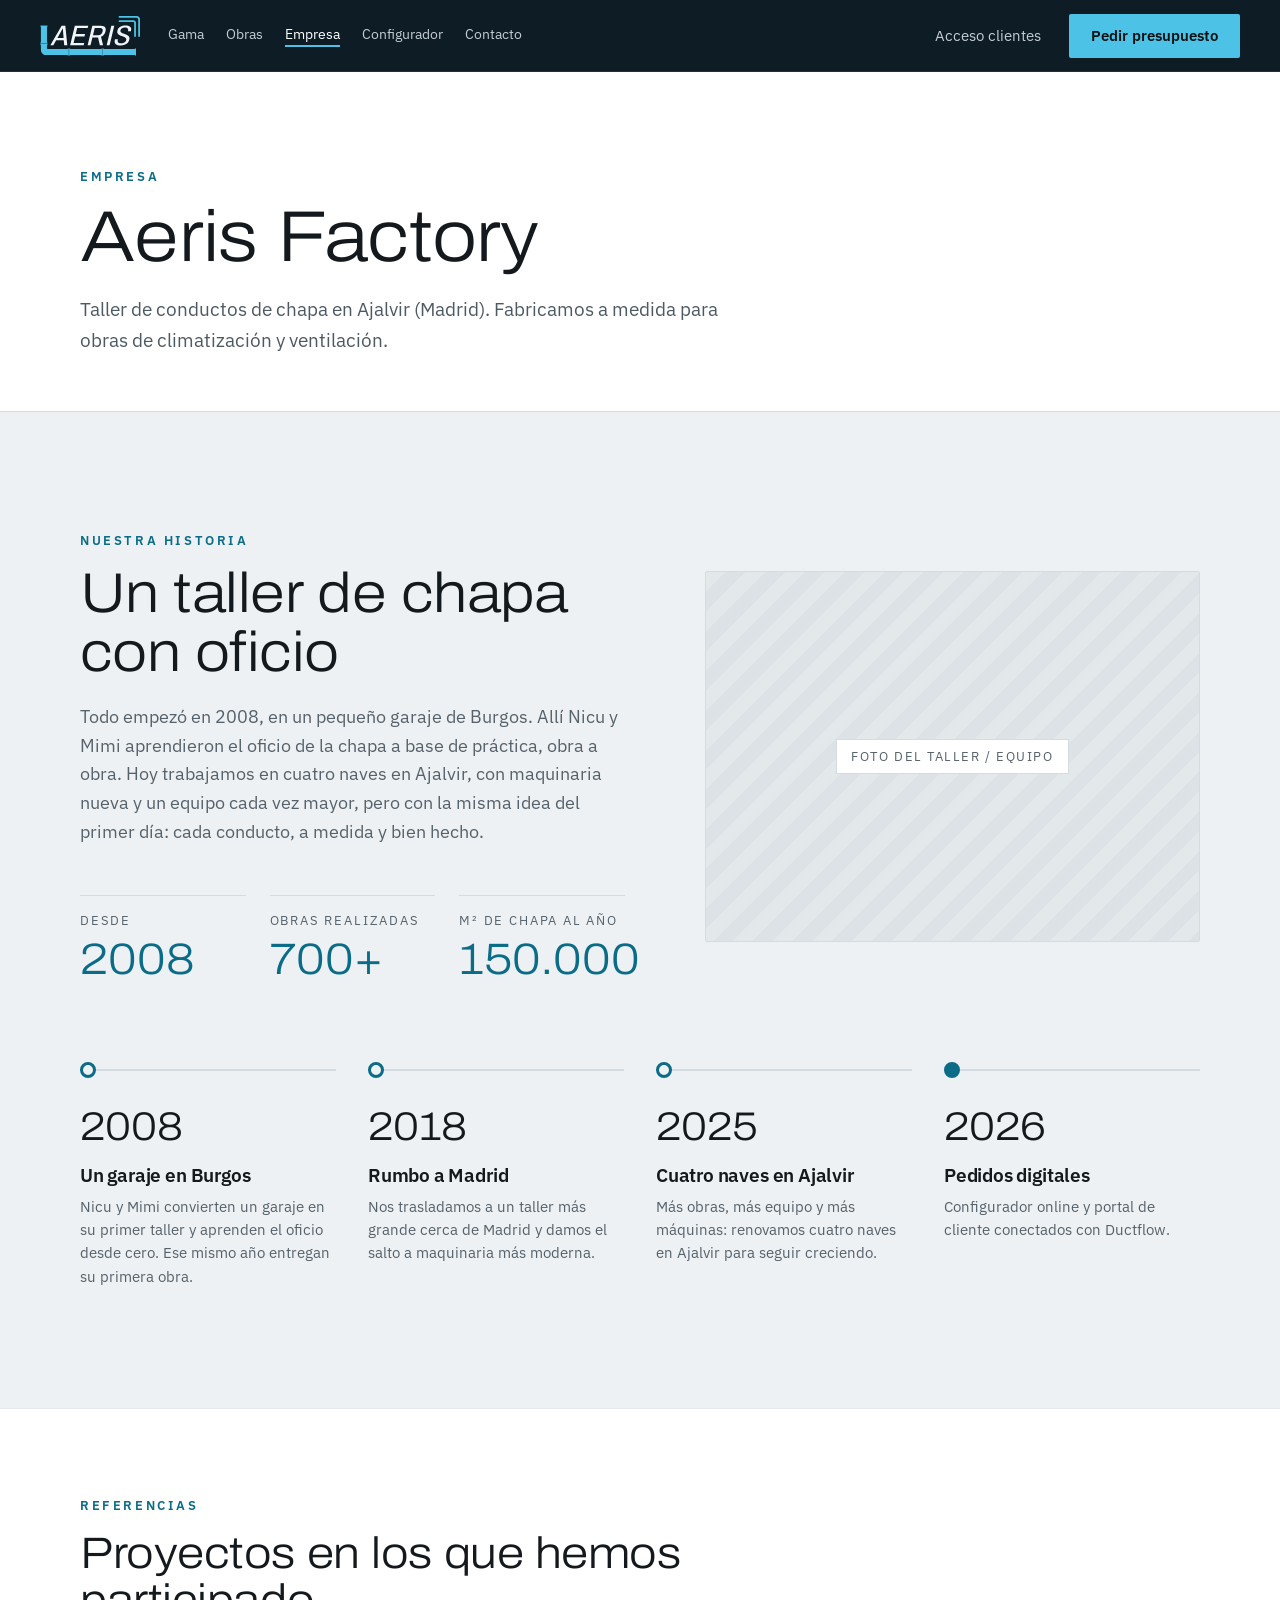
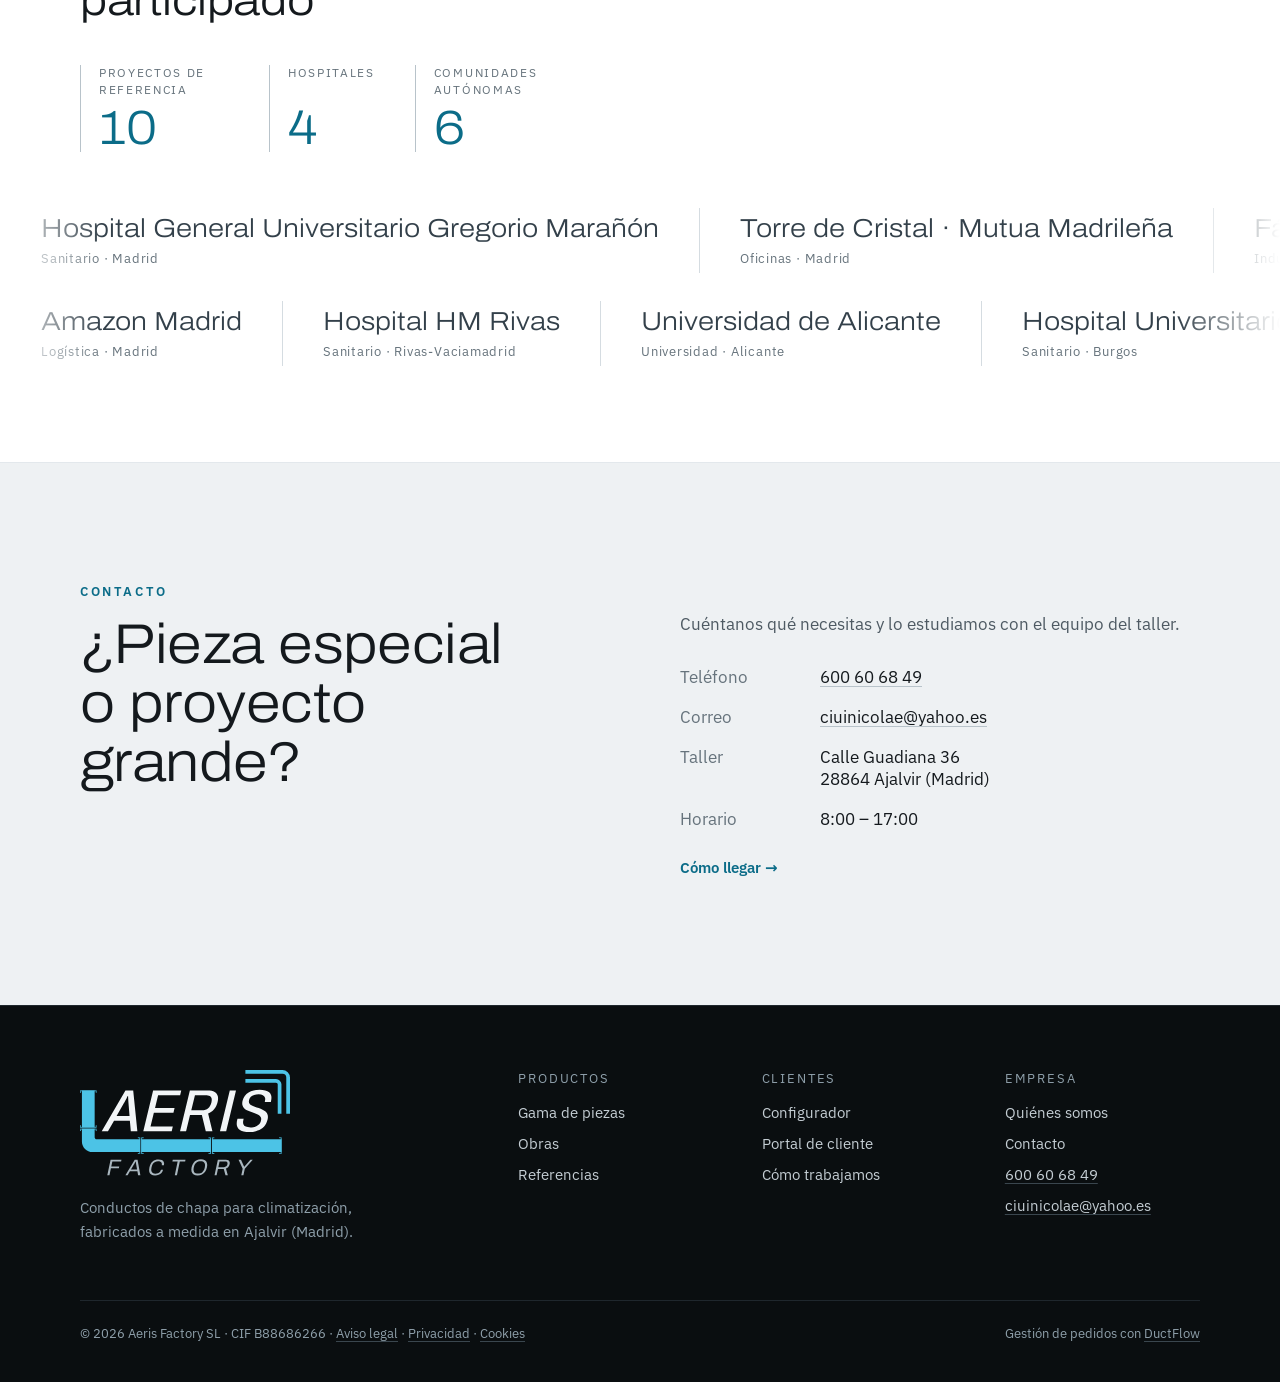
<file: empresa.html>
<!doctype html>
<html lang="es">
<head>
<meta charset="utf-8">
<meta name="robots" content="noindex, nofollow">
<meta name="viewport" content="width=device-width, initial-scale=1">
<title>Empresa – Aeris Factory</title>
<meta name="description" content="Aeris Factory SL: taller de conductos de chapa a medida en Ajalvir (Madrid). Historia, proyectos de referencia y contacto.">
<link rel="canonical" href="https://aerisfactory.es/empresa.html">
<meta property="og:type" content="website">
<meta property="og:site_name" content="Aeris Factory">
<meta property="og:title" content="Empresa – Aeris Factory">
<meta property="og:description" content="Aeris Factory SL: taller de conductos de chapa a medida en Ajalvir (Madrid). Historia, proyectos de referencia y contacto.">
<meta property="og:url" content="https://aerisfactory.es/empresa.html">
<meta property="og:locale" content="es_ES">
<link rel="icon" href="favicon.svg?v=6e43d453" type="image/svg+xml">
<link rel="apple-touch-icon" href="apple-touch-icon.png?v=534ff193">
<link rel="stylesheet" href="styles.css?v=7bf9189d">
</head>
<body>

<!-- layout:header -->
<header class="nav">
  <a href="index.html#inicio" class="brand" aria-label="Aeris Factory, inicio">
    <svg class="brand-logo brand-logo-short" viewBox="57.9 64.9 395.5 158.2" aria-hidden="true"><defs><mask id="lg-nav" maskUnits="userSpaceOnUse" x="37.9" y="44.9" width="435.5" height="238.5"><rect x="37.9" y="44.9" width="435.5" height="238.5" fill="#fff"/><rect x="171.3" y="192.6" width="2" height="29.5" fill="#000"/><rect x="58.3" y="172.8" width="29.5" height="2.6" fill="#000"/><rect x="304.4" y="192.7" width="2" height="29.5" fill="#000"/></mask></defs><g fill="#4CC3E6"><g mask="url(#lg-nav)"><path d="M437.5,219.4h-356c-11,0-20-9-20-20v-96h24v88c0,2.2,1.8,4,4,4h348V219.4z"/></g><rect x="436" y="191.7" width="1.5" height="31.2"/><rect x="433" y="221.4" width="3" height="1.5"/><rect x="433" y="191.7" width="3" height="1.5"/><rect x="173.3" y="191.8" width="1.5" height="31.2"/><rect x="174.8" y="191.8" width="3" height="1.5"/><rect x="174.8" y="221.5" width="3" height="1.5"/><rect x="169.8" y="191.8" width="1.5" height="31.2"/><rect x="166.8" y="221.5" width="3" height="1.5"/><rect x="166.8" y="191.8" width="3" height="1.5"/><rect x="57.9" y="172" width="31.2" height="1.5"/><rect x="57.9" y="169" width="1.5" height="3"/><rect x="87.6" y="169" width="1.5" height="3"/><rect x="57.9" y="103.4" width="31.2" height="1.5"/><rect x="87.6" y="104.8" width="1.5" height="3"/><rect x="57.9" y="104.9" width="1.5" height="3"/><rect x="302.9" y="191.9" width="1.5" height="31.2"/><rect x="299.9" y="221.6" width="3" height="1.5"/><rect x="299.9" y="191.9" width="3" height="1.5"/><rect x="57.9" y="175.4" width="31.2" height="1.5"/><rect x="87.6" y="176.9" width="1.5" height="3"/><rect x="57.9" y="176.9" width="1.5" height="3"/><rect x="306.4" y="191.9" width="1.5" height="31.2"/><rect x="307.9" y="191.9" width="3" height="1.5"/><rect x="307.9" y="221.6" width="3" height="1.5"/></g><path d="M369.4,68.4h69.7c5.9,0,10.8,4.8,10.8,10.8v68.1" fill="none" stroke="#4CC3E6" stroke-width="7" stroke-linejoin="round"/><path d="M369.4,85.3H427c3.7,0,6.8,3.4,6.8,6.5v55.5" fill="none" stroke="#4CC3E6" stroke-width="7" stroke-linejoin="round"/><path d="M98.8,180.4l44.7-77.1h14.6l7.8,77.1h-12.3l-1.8-19.9H122l-11.4,19.9H98.8z M126.8,151.6h24.4l-2-24.7 c-0.1-0.6-0.1-1.5-0.2-2.6c-0.1-1-0.2-2.1-0.2-3.3c-0.1-1.2-0.1-2.4-0.2-3.6c-0.1-1.2-0.1-2.3-0.2-3.3h-0.7 c-0.6,1.2-1.3,2.6-2.2,4.3c-0.9,1.6-1.7,3.2-2.6,4.7c-0.8,1.6-1.6,2.9-2.2,3.9L126.8,151.6z M177.1,180.4l18.5-77.1h53l-2.1,9H205 l-5.8,24.2H236l-2.1,9H197l-6.3,25.9h42l-2.1,9L177.1,180.4L177.1,180.4z M246.3,180.4l18.5-77.1h32.8c6.2,0,10.8,0.9,13.9,2.9 c3.1,1.9,5.1,4.5,5.9,7.8s0.7,7.1-0.3,11.2c-1.3,5.4-3.5,9.9-6.7,13.6s-6.9,6.5-11.2,8.2l8.1,33.4h-12.5l-7.4-30.7h-22.3l-7.4,30.7 H246.3z M267.5,140.9h20.2c4.7,0,8.7-1.3,11.6-4c2.9-2.7,4.9-6.3,6.1-11c0.7-2.9,0.8-5.4,0.4-7.3c-0.5-1.9-1.6-3.5-3.5-4.5 c-1.9-1-4.6-1.6-8.3-1.6h-19.6L267.5,140.9z M321.5,180.4l18.5-77.1h11.7l-18.5,77.1H321.5z M376.9,181.8c-3.9,0-7.7-0.4-10.9-1.1 c-3.3-0.7-6.1-1.9-8.2-3.7c-2.1-1.8-3.6-4.2-4.3-7.1c-0.7-3-0.6-6.7,0.5-11.1c0.1-0.4,0.2-0.7,0.3-1.1c0.1-0.4,0.2-0.6,0.3-1h11.6 c-0.1,0.3-0.2,0.6-0.3,1.1c-0.1,0.4-0.2,0.8-0.3,1.2c-0.8,3.2-0.8,5.9,0,8c0.8,2,2.3,3.6,4.5,4.5c2.2,0.9,5.2,1.5,8.9,1.5 c1.8,0,3.6-0.2,5.3-0.5c1.7-0.3,3.4-0.7,4.9-1.4c1.6-0.6,3-1.5,4.3-2.5c1.3-1,2.4-2.2,3.3-3.6c0.9-1.4,1.6-3.1,2-5 c0.6-2.4,0.5-4.5-0.4-6.1s-2.1-3.1-3.9-4.2c-1.8-1.1-3.9-2.1-6.3-3c-2.3-0.8-4.8-1.8-7.4-2.6c-2.5-0.8-5-1.9-7.3-2.9 c-2.3-1.1-4.3-2.4-6.1-4c-1.7-1.6-2.9-3.5-3.5-5.8s-0.6-5.2,0.2-8.5c0.8-3.4,2.2-6.5,4.1-9.1c1.9-2.6,4.3-4.7,7.2-6.5 c2.8-1.8,6.1-3,9.6-3.9c3.5-0.8,7.3-1.3,11.3-1.3c3.8,0,7.4,0.4,10.4,1.2s5.5,2,7.5,3.7s3.2,3.9,3.9,6.6c0.6,2.7,0.5,5.9-0.4,9.7 l-0.4,1.7h-11.4l0.4-1.9c0.6-2.6,0.6-4.7-0.1-6.6c-0.7-1.9-2-3.2-3.9-4.2c-1.9-0.9-4.5-1.5-7.8-1.5c-3.2,0-6.1,0.4-8.6,1.1 s-4.6,1.9-6.3,3.5c-1.6,1.6-2.7,3.6-3.3,6.1c-0.6,2.3-0.4,4.3,0.4,5.8s2.2,2.9,4,4c1.8,1.1,3.9,2,6.4,2.9c2.4,0.8,4.8,1.7,7.4,2.5 c2.5,0.8,4.9,1.9,7.3,2.9c2.3,1.1,4.3,2.4,6.1,4.1c1.7,1.6,2.9,3.6,3.5,5.9c0.6,2.4,0.6,5.3-0.2,8.6c-1.3,5.5-3.6,9.9-6.9,13.4 s-7.2,5.8-11.9,7.4C387.7,181,382.6,181.8,376.9,181.8z" fill="#F2F5F7"/></svg>
</a>
  <div class="nav-menu" id="nav-menu">
    <nav class="nav-links" aria-label="Principal">
      <a href="index.html#gama">Gama</a>
      <a href="obras.html" data-page="obras">Obras</a>
      <a href="empresa.html" data-page="empresa" aria-current="page">Empresa</a>
      <a href="configurador.html" data-page="configurador">Configurador</a>
      <a href="contacto.html" data-page="contacto">Contacto</a>
    </nav>
    <a href="https://ductflow.app/portal.html?o=aerisfactory" class="nav-portal">Acceso clientes</a>
  </div>
  <a href="configurador.html" class="btn btn-accent nav-cta">Pedir presupuesto</a>
  <button type="button" class="nav-toggle" aria-expanded="false" aria-controls="nav-menu" aria-label="Abrir menú">
    <span></span><span></span><span></span>
  </button>
</header>
<!-- /layout:header -->
<section class="page-hero tema-claro">
  <div class="eyebrow">Empresa</div>
  <h1>Aeris Factory</h1>
  <p class="lead">Taller de conductos de chapa en Ajalvir (Madrid). Fabricamos a medida para obras de climatización y ventilación.</p>
</section>

<section id="historia" class="section section-light">
  <div class="about">
    <div>
      <div class="eyebrow eyebrow-dark">Nuestra historia</div>
      <h2>Un taller de chapa<br>con oficio</h2>
      <p class="lead lead-dark">Todo empezó en 2008, en un pequeño garaje de Burgos. Allí Nicu y Mimi aprendieron el oficio de la chapa a base de práctica, obra a obra. Hoy trabajamos en cuatro naves en Ajalvir, con maquinaria nueva y un equipo cada vez mayor, pero con la misma idea del primer día: cada conducto, a medida y bien hecho.</p>
      <dl class="about-stats">
        <div><dt>Desde</dt><dd>2008</dd></div>
        <div><dt>Obras realizadas</dt><dd>700+</dd></div>
        <div><dt>m² de chapa al año</dt><dd>150.000</dd></div>
      </dl>
    </div>
    <div class="about-photo" role="img" aria-label="Espacio para una foto del taller o del equipo">
      <span>Foto del taller / equipo</span>
    </div>
  </div>

  <ol class="timeline" aria-label="Historia de Aeris Factory">
    <li><span class="tl-year">2008</span><h3>Un garaje en Burgos</h3><p>Nicu y Mimi convierten un garaje en su primer taller y aprenden el oficio desde cero. Ese mismo año entregan su primera obra.</p></li>
    <li><span class="tl-year">2018</span><h3>Rumbo a Madrid</h3><p>Nos trasladamos a un taller más grande cerca de Madrid y damos el salto a maquinaria más moderna.</p></li>
    <li><span class="tl-year">2025</span><h3>Cuatro naves en Ajalvir</h3><p>Más obras, más equipo y más máquinas: renovamos cuatro naves en Ajalvir para seguir creciendo.</p></li>
    <li><span class="tl-year">2026</span><h3>Pedidos digitales</h3><p>Configurador online y portal de cliente conectados con Ductflow.</p></li>
  </ol>
</section>

<section class="tema-claro refs" aria-labelledby="refs-title-empresa">
  <div class="refs-head">
    <div>
      <div class="eyebrow">Referencias</div>
      <h2 id="refs-title-empresa">Proyectos en los que hemos participado</h2>
    </div>
    <dl class="refs-stats">
      <div><dt>Proyectos de referencia</dt><dd>10</dd></div>
      <div><dt>Hospitales</dt><dd>4</dd></div>
      <div><dt>Comunidades autónomas</dt><dd>6</dd></div>
    </dl>
  </div>
  <div class="refs-rows">
    <div class="refs-row">
      <ul class="refs-track">
        <li class="ref-item"><span class="ref-text"><span class="ref-name">Hospital General Universitario Gregorio Marañón</span><span class="ref-meta">Sanitario · Madrid</span></span></li>
        <li class="ref-item"><span class="ref-text"><span class="ref-name">Torre de Cristal · Mutua Madrileña</span><span class="ref-meta">Oficinas · Madrid</span></span></li>
        <li class="ref-item"><span class="ref-text"><span class="ref-name">Fábrica Volkswagen Navarra</span><span class="ref-meta">Industria · Navarra</span></span></li>
        <li class="ref-item"><span class="ref-text"><span class="ref-name">Hospital Universitario de Toledo</span><span class="ref-meta">Sanitario · Toledo</span></span></li>
        <li class="ref-item"><span class="ref-text"><span class="ref-name">Centro de datos Algete</span><span class="ref-meta">Centro de datos · Algete, Madrid</span></span></li>
      </ul>
    </div>
    <div class="refs-row refs-row-rev">
      <ul class="refs-track">
        <li class="ref-item"><span class="ref-text"><span class="ref-name">Amazon Madrid</span><span class="ref-meta">Logística · Madrid</span></span></li>
        <li class="ref-item"><span class="ref-text"><span class="ref-name">Hospital HM Rivas</span><span class="ref-meta">Sanitario · Rivas-Vaciamadrid</span></span></li>
        <li class="ref-item"><span class="ref-text"><span class="ref-name">Universidad de Alicante</span><span class="ref-meta">Universidad · Alicante</span></span></li>
        <li class="ref-item"><span class="ref-text"><span class="ref-name">Hospital Universitario de Burgos</span><span class="ref-meta">Sanitario · Burgos</span></span></li>
        <li class="ref-item"><span class="ref-text"><span class="ref-name">Centro de Innovación Factory Barcelona</span><span class="ref-meta">Innovación · Barcelona</span></span></li>
      </ul>
    </div>
  </div>
</section>

<section id="empresa-contacto" class="section section-dark section-split tema-claro fondo-gris">
  <div>
    <div class="eyebrow">Contacto</div>
    <h2>¿Pieza especial<br>o proyecto grande?</h2>
  </div>
  <div class="contact-info">
    <p class="lead">Cuéntanos qué necesitas y lo estudiamos con el equipo del taller.</p>
    <dl class="contact-dl">
      <dt>Teléfono</dt><dd><a href="tel:+34600606849">600 60 68 49</a></dd>
      <dt>Correo</dt><dd><a href="mailto:ciuinicolae@yahoo.es">ciuinicolae@yahoo.es</a></dd>
      <dt>Taller</dt><dd>Calle Guadiana 36<br>28864 Ajalvir (Madrid)</dd>
      <dt>Horario</dt><dd>8:00 – 17:00</dd>
    </dl>
    <a class="link-arrow" href="https://www.google.com/maps/search/?api=1&amp;query=Calle+Guadiana+36%2C+28864+Ajalvir" target="_blank" rel="noopener">Cómo llegar →</a>
  </div>
</section>

<!-- layout:footer -->
<footer class="footer">
  <div class="footer-grid">
    <div>
      <div class="brand">
        <svg class="brand-logo" viewBox="57.9 64.9 395.5 198.5" aria-hidden="true"><defs><mask id="lg-foot" maskUnits="userSpaceOnUse" x="37.9" y="44.9" width="435.5" height="238.5"><rect x="37.9" y="44.9" width="435.5" height="238.5" fill="#fff"/><rect x="171.3" y="192.6" width="2" height="29.5" fill="#000"/><rect x="58.3" y="172.8" width="29.5" height="2.6" fill="#000"/><rect x="304.4" y="192.7" width="2" height="29.5" fill="#000"/></mask></defs><g fill="#4CC3E6"><g mask="url(#lg-foot)"><path d="M437.5,219.4h-356c-11,0-20-9-20-20v-96h24v88c0,2.2,1.8,4,4,4h348V219.4z"/></g><rect x="436" y="191.7" width="1.5" height="31.2"/><rect x="433" y="221.4" width="3" height="1.5"/><rect x="433" y="191.7" width="3" height="1.5"/><rect x="173.3" y="191.8" width="1.5" height="31.2"/><rect x="174.8" y="191.8" width="3" height="1.5"/><rect x="174.8" y="221.5" width="3" height="1.5"/><rect x="169.8" y="191.8" width="1.5" height="31.2"/><rect x="166.8" y="221.5" width="3" height="1.5"/><rect x="166.8" y="191.8" width="3" height="1.5"/><rect x="57.9" y="172" width="31.2" height="1.5"/><rect x="57.9" y="169" width="1.5" height="3"/><rect x="87.6" y="169" width="1.5" height="3"/><rect x="57.9" y="103.4" width="31.2" height="1.5"/><rect x="87.6" y="104.8" width="1.5" height="3"/><rect x="57.9" y="104.9" width="1.5" height="3"/><rect x="302.9" y="191.9" width="1.5" height="31.2"/><rect x="299.9" y="221.6" width="3" height="1.5"/><rect x="299.9" y="191.9" width="3" height="1.5"/><rect x="57.9" y="175.4" width="31.2" height="1.5"/><rect x="87.6" y="176.9" width="1.5" height="3"/><rect x="57.9" y="176.9" width="1.5" height="3"/><rect x="306.4" y="191.9" width="1.5" height="31.2"/><rect x="307.9" y="191.9" width="3" height="1.5"/><rect x="307.9" y="221.6" width="3" height="1.5"/></g><path d="M369.4,68.4h69.7c5.9,0,10.8,4.8,10.8,10.8v68.1" fill="none" stroke="#4CC3E6" stroke-width="7" stroke-linejoin="round"/><path d="M369.4,85.3H427c3.7,0,6.8,3.4,6.8,6.5v55.5" fill="none" stroke="#4CC3E6" stroke-width="7" stroke-linejoin="round"/><path d="M98.8,180.4l44.7-77.1h14.6l7.8,77.1h-12.3l-1.8-19.9H122l-11.4,19.9H98.8z M126.8,151.6h24.4l-2-24.7 c-0.1-0.6-0.1-1.5-0.2-2.6c-0.1-1-0.2-2.1-0.2-3.3c-0.1-1.2-0.1-2.4-0.2-3.6c-0.1-1.2-0.1-2.3-0.2-3.3h-0.7 c-0.6,1.2-1.3,2.6-2.2,4.3c-0.9,1.6-1.7,3.2-2.6,4.7c-0.8,1.6-1.6,2.9-2.2,3.9L126.8,151.6z M177.1,180.4l18.5-77.1h53l-2.1,9H205 l-5.8,24.2H236l-2.1,9H197l-6.3,25.9h42l-2.1,9L177.1,180.4L177.1,180.4z M246.3,180.4l18.5-77.1h32.8c6.2,0,10.8,0.9,13.9,2.9 c3.1,1.9,5.1,4.5,5.9,7.8s0.7,7.1-0.3,11.2c-1.3,5.4-3.5,9.9-6.7,13.6s-6.9,6.5-11.2,8.2l8.1,33.4h-12.5l-7.4-30.7h-22.3l-7.4,30.7 H246.3z M267.5,140.9h20.2c4.7,0,8.7-1.3,11.6-4c2.9-2.7,4.9-6.3,6.1-11c0.7-2.9,0.8-5.4,0.4-7.3c-0.5-1.9-1.6-3.5-3.5-4.5 c-1.9-1-4.6-1.6-8.3-1.6h-19.6L267.5,140.9z M321.5,180.4l18.5-77.1h11.7l-18.5,77.1H321.5z M376.9,181.8c-3.9,0-7.7-0.4-10.9-1.1 c-3.3-0.7-6.1-1.9-8.2-3.7c-2.1-1.8-3.6-4.2-4.3-7.1c-0.7-3-0.6-6.7,0.5-11.1c0.1-0.4,0.2-0.7,0.3-1.1c0.1-0.4,0.2-0.6,0.3-1h11.6 c-0.1,0.3-0.2,0.6-0.3,1.1c-0.1,0.4-0.2,0.8-0.3,1.2c-0.8,3.2-0.8,5.9,0,8c0.8,2,2.3,3.6,4.5,4.5c2.2,0.9,5.2,1.5,8.9,1.5 c1.8,0,3.6-0.2,5.3-0.5c1.7-0.3,3.4-0.7,4.9-1.4c1.6-0.6,3-1.5,4.3-2.5c1.3-1,2.4-2.2,3.3-3.6c0.9-1.4,1.6-3.1,2-5 c0.6-2.4,0.5-4.5-0.4-6.1s-2.1-3.1-3.9-4.2c-1.8-1.1-3.9-2.1-6.3-3c-2.3-0.8-4.8-1.8-7.4-2.6c-2.5-0.8-5-1.9-7.3-2.9 c-2.3-1.1-4.3-2.4-6.1-4c-1.7-1.6-2.9-3.5-3.5-5.8s-0.6-5.2,0.2-8.5c0.8-3.4,2.2-6.5,4.1-9.1c1.9-2.6,4.3-4.7,7.2-6.5 c2.8-1.8,6.1-3,9.6-3.9c3.5-0.8,7.3-1.3,11.3-1.3c3.8,0,7.4,0.4,10.4,1.2s5.5,2,7.5,3.7s3.2,3.9,3.9,6.6c0.6,2.7,0.5,5.9-0.4,9.7 l-0.4,1.7h-11.4l0.4-1.9c0.6-2.6,0.6-4.7-0.1-6.6c-0.7-1.9-2-3.2-3.9-4.2c-1.9-0.9-4.5-1.5-7.8-1.5c-3.2,0-6.1,0.4-8.6,1.1 s-4.6,1.9-6.3,3.5c-1.6,1.6-2.7,3.6-3.3,6.1c-0.6,2.3-0.4,4.3,0.4,5.8s2.2,2.9,4,4c1.8,1.1,3.9,2,6.4,2.9c2.4,0.8,4.8,1.7,7.4,2.5 c2.5,0.8,4.9,1.9,7.3,2.9c2.3,1.1,4.3,2.4,6.1,4.1c1.7,1.6,2.9,3.6,3.5,5.9c0.6,2.4,0.6,5.3-0.2,8.6c-1.3,5.5-3.6,9.9-6.9,13.4 s-7.2,5.8-11.9,7.4C387.7,181,382.6,181.8,376.9,181.8z" fill="#F2F5F7"/><path d="M109.3,262.9l6.2-29H136l-0.7,3.5h-16.5l-2,9.3h15l-0.7,3.4h-15l-2.7,12.8H109.3z M143.4,262.9l17.6-29h5.3 l5.3,29h-4.3l-1.3-7.2h-14.1l-4.3,7.2H143.4z M153.9,252.3h11.5l-1.6-9.1c0-0.3-0.1-0.6-0.2-1c-0.1-0.4-0.1-0.9-0.2-1.5 s-0.2-1.1-0.2-1.7c-0.1-0.6-0.2-1.1-0.2-1.6h-0.3c-0.3,0.6-0.7,1.2-1.1,1.9c-0.4,0.7-0.8,1.4-1.2,2.1c-0.4,0.7-0.7,1.3-1,1.7 L153.9,252.3z M199.3,263.4c-3,0-5.4-0.5-7.2-1.6s-3-2.7-3.7-5c-0.6-2.2-0.5-5,0.2-8.4c1.1-5,3.1-8.8,6.1-11.3s6.6-3.7,11-3.7 c2.5,0,4.6,0.4,6.3,1.2s3,2,3.7,3.6c0.8,1.6,0.9,3.7,0.3,6.1h-4.1c0.4-1.7,0.3-3.1-0.2-4.2s-1.3-1.9-2.5-2.5s-2.6-0.8-4.4-0.8 c-2,0-3.9,0.4-5.5,1.2s-3,2-4.1,3.7c-1.1,1.6-1.9,3.8-2.5,6.4l-0.2,0.9c-0.5,2.5-0.6,4.6-0.2,6.3c0.4,1.6,1.3,2.8,2.6,3.6 c1.3,0.8,3,1.2,5,1.2c1.8,0,3.4-0.3,4.8-0.8c1.4-0.5,2.6-1.4,3.6-2.5c1-1.1,1.6-2.5,2-4.2h4c-0.5,2.5-1.5,4.6-3,6.2 s-3.2,2.8-5.3,3.6C204,263,201.8,263.4,199.3,263.4z M236.4,262.9l5.4-25.5h-9.9l0.7-3.5h24l-0.7,3.5h-10l-5.4,25.5H236.4z M279.4,263.4c-3,0-5.5-0.6-7.4-1.7s-3.2-2.8-3.9-5c-0.7-2.2-0.7-5,0-8.4s1.9-6.2,3.5-8.4s3.6-3.9,6-5s5.1-1.7,8.1-1.7 s5.5,0.6,7.4,1.7c1.9,1.1,3.2,2.8,3.9,5c0.7,2.2,0.7,5,0,8.4c-0.7,3.3-1.9,6.1-3.5,8.4c-1.6,2.2-3.6,3.9-6,5 C285.1,262.9,282.4,263.4,279.4,263.4z M280.1,260c1.6,0,3.1-0.2,4.4-0.7c1.4-0.4,2.6-1.1,3.7-2s2-2.1,2.8-3.5s1.4-3.1,1.8-5 l0.2-0.9c0.4-1.9,0.5-3.6,0.3-5s-0.6-2.6-1.3-3.5s-1.6-1.6-2.8-2c-1.2-0.4-2.6-0.7-4.2-0.7s-3.1,0.2-4.4,0.7c-1.4,0.4-2.6,1.1-3.7,2 s-2,2.1-2.8,3.5s-1.4,3.1-1.8,5l-0.2,0.9c-0.4,1.9-0.5,3.6-0.3,5s0.6,2.5,1.3,3.5s1.6,1.6,2.8,2C277.1,259.8,278.5,260,280.1,260z M311.3,262.9l6.2-29h15.2c2,0,3.6,0.4,4.7,1.1c1.2,0.7,1.9,1.7,2.3,3s0.4,2.8,0,4.4c-0.4,2-1.2,3.7-2.5,5.1 c-1.2,1.4-2.7,2.5-4.4,3.1l3.5,12.3h-4.4l-3.2-11.6h-11l-2.5,11.6H311.3z M318.5,247.9h10.8c1.6,0,3-0.5,4.1-1.5s1.9-2.3,2.2-4.1 c0.2-1.1,0.2-2,0-2.7s-0.7-1.3-1.4-1.7c-0.7-0.4-1.6-0.6-2.7-0.6h-10.8L318.5,247.9z M361.7,262.9l2.6-12l-7.8-17h4.6l6,13.4h0.2 l11.6-13.4h4.4l-15,17l-2.6,12H361.7z" fill="#A9B6BE"/></svg>
</div>
      <p class="footer-desc">Conductos de chapa para climatización, fabricados a medida en Ajalvir (Madrid).</p>
    </div>
    <div class="footer-col">
      <div class="footer-label">Productos</div>
      <a href="index.html#gama">Gama de piezas</a>
      <a href="obras.html">Obras</a>
      <a href="index.html#referencias">Referencias</a>
    </div>
    <div class="footer-col">
      <div class="footer-label">Clientes</div>
      <a href="configurador.html">Configurador</a>
      <a href="https://ductflow.app/portal.html?o=aerisfactory">Portal de cliente</a>
      <a href="index.html#proceso">Cómo trabajamos</a>
    </div>
    <div class="footer-col">
      <div class="footer-label">Empresa</div>
      <a href="empresa.html">Quiénes somos</a>
      <a href="contacto.html">Contacto</a>
      <a href="tel:+34600606849">600 60 68 49</a>
      <a href="mailto:ciuinicolae@yahoo.es">ciuinicolae@yahoo.es</a>
    </div>
  </div>
  <div class="footer-bottom">
    <span>© 2026 Aeris Factory SL · CIF B88686266 · <a href="legal.html#aviso-legal">Aviso legal</a> · <a href="legal.html#privacidad">Privacidad</a> · <a href="legal.html#cookies">Cookies</a></span>
    <span>Gestión de pedidos con <a href="https://ductflow.app" target="_blank" rel="noopener">DuctFlow</a></span>
  </div>
</footer>
<!-- /layout:footer -->

<script src="nav.js?v=9c87ea60"></script>
<script src="referencias.js?v=21f067c5"></script>
</body>
</html>
</file>
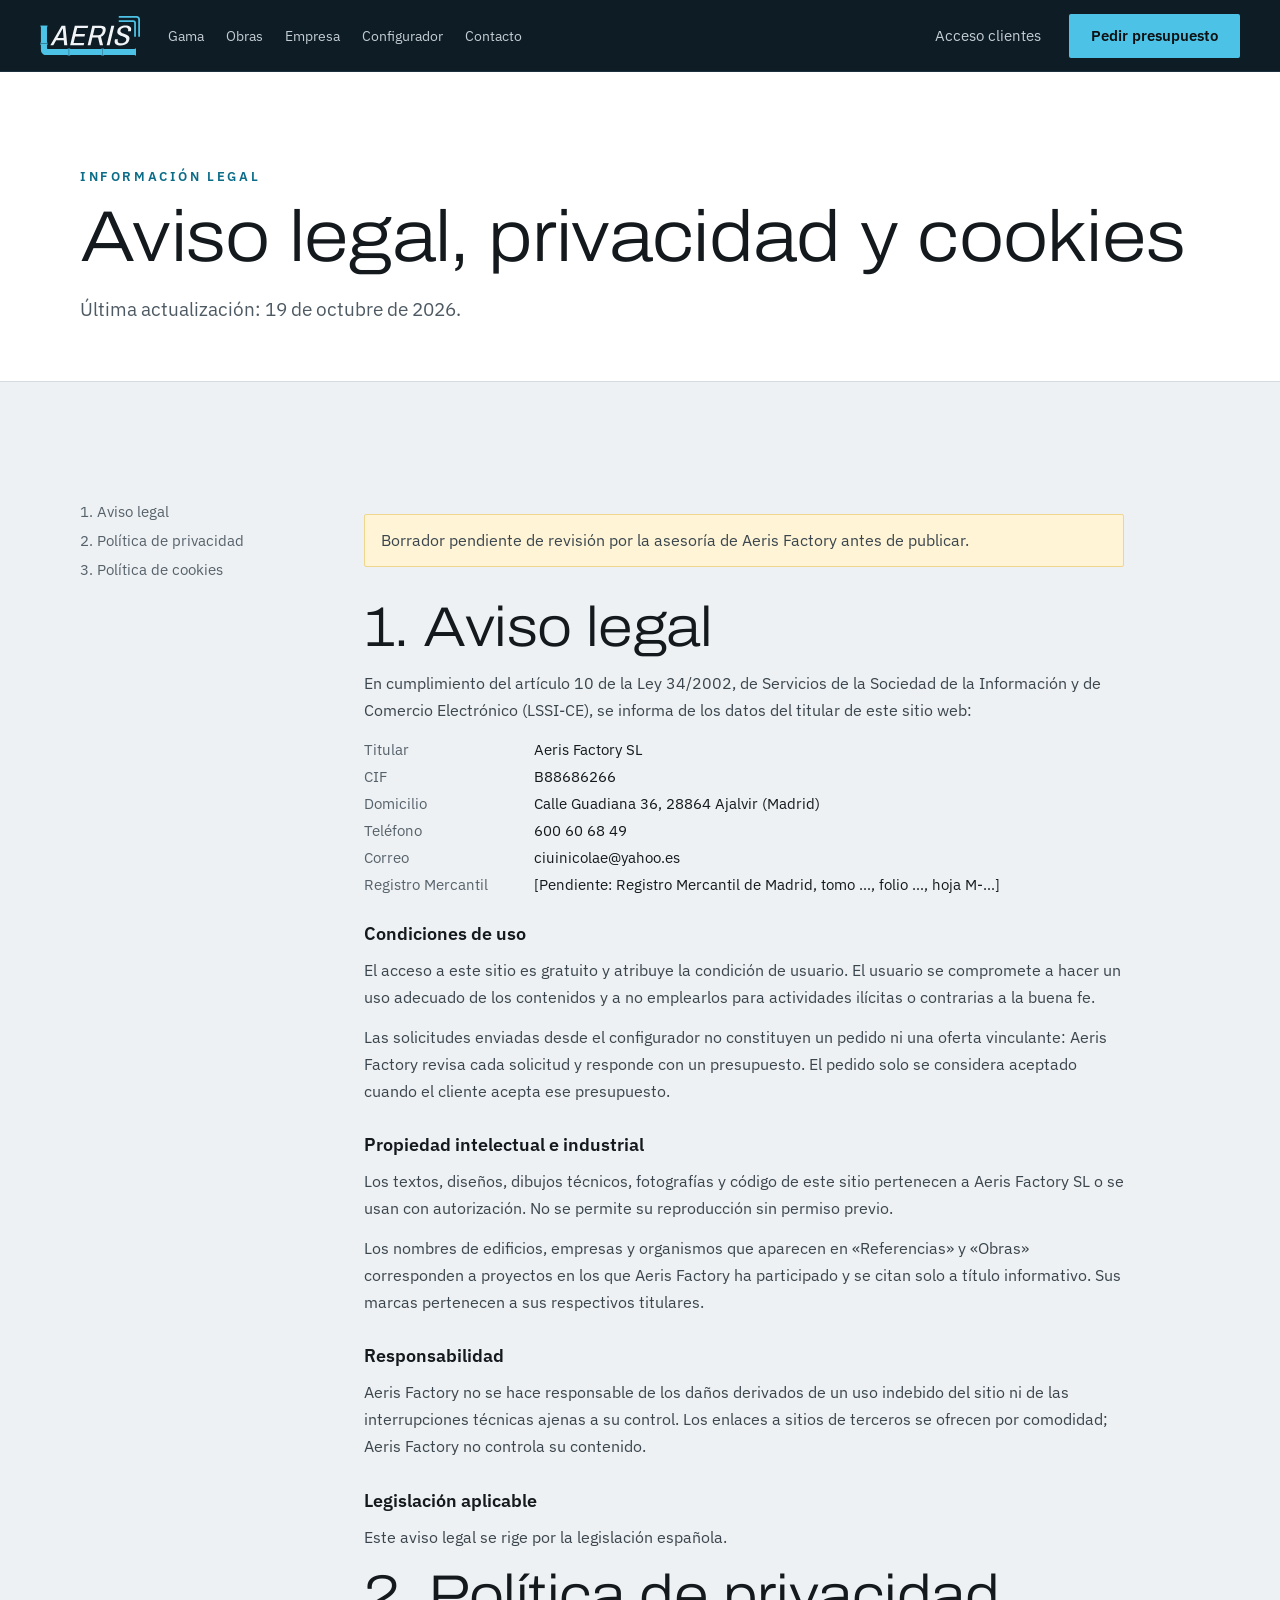
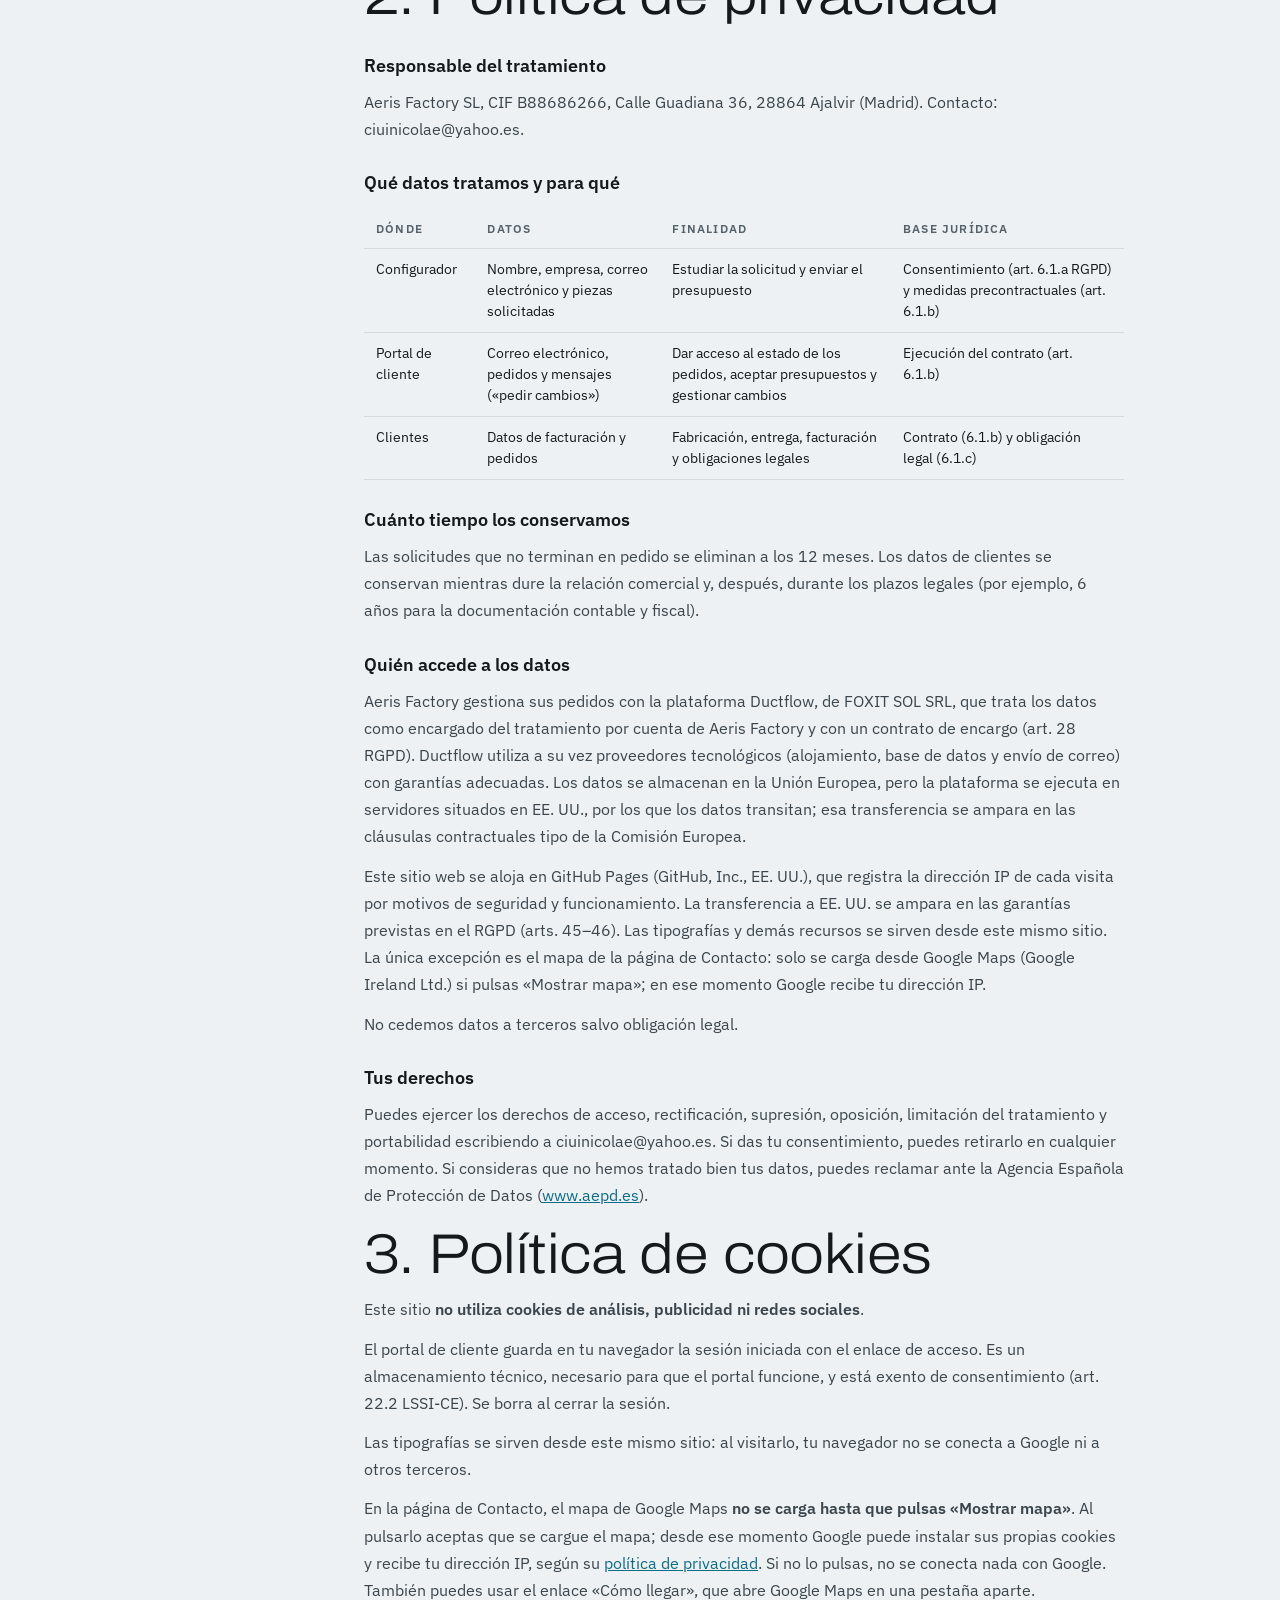
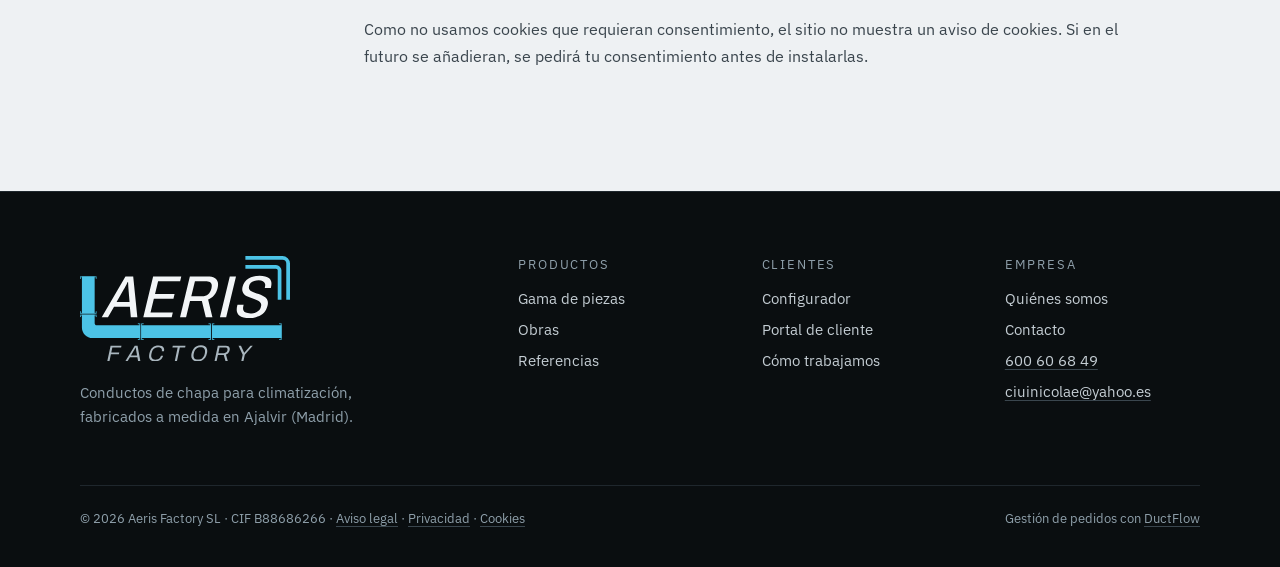
<file: legal.html>
<!doctype html>
<html lang="es">
<head>
<meta charset="utf-8">
<meta name="robots" content="noindex, nofollow">
<meta name="viewport" content="width=device-width, initial-scale=1">
<title>Aviso legal, privacidad y cookies – Aeris Factory</title>
<meta name="description" content="Aviso legal, política de privacidad y política de cookies de Aeris Factory SL.">
<link rel="canonical" href="https://aerisfactory.es/legal.html">
<link rel="icon" href="favicon.svg?v=6e43d453" type="image/svg+xml">
<link rel="apple-touch-icon" href="apple-touch-icon.png?v=534ff193">
<link rel="stylesheet" href="styles.css?v=7bf9189d">
</head>
<body>

<!-- layout:header -->
<header class="nav">
  <a href="index.html#inicio" class="brand" aria-label="Aeris Factory, inicio">
    <svg class="brand-logo brand-logo-short" viewBox="57.9 64.9 395.5 158.2" aria-hidden="true"><defs><mask id="lg-nav" maskUnits="userSpaceOnUse" x="37.9" y="44.9" width="435.5" height="238.5"><rect x="37.9" y="44.9" width="435.5" height="238.5" fill="#fff"/><rect x="171.3" y="192.6" width="2" height="29.5" fill="#000"/><rect x="58.3" y="172.8" width="29.5" height="2.6" fill="#000"/><rect x="304.4" y="192.7" width="2" height="29.5" fill="#000"/></mask></defs><g fill="#4CC3E6"><g mask="url(#lg-nav)"><path d="M437.5,219.4h-356c-11,0-20-9-20-20v-96h24v88c0,2.2,1.8,4,4,4h348V219.4z"/></g><rect x="436" y="191.7" width="1.5" height="31.2"/><rect x="433" y="221.4" width="3" height="1.5"/><rect x="433" y="191.7" width="3" height="1.5"/><rect x="173.3" y="191.8" width="1.5" height="31.2"/><rect x="174.8" y="191.8" width="3" height="1.5"/><rect x="174.8" y="221.5" width="3" height="1.5"/><rect x="169.8" y="191.8" width="1.5" height="31.2"/><rect x="166.8" y="221.5" width="3" height="1.5"/><rect x="166.8" y="191.8" width="3" height="1.5"/><rect x="57.9" y="172" width="31.2" height="1.5"/><rect x="57.9" y="169" width="1.5" height="3"/><rect x="87.6" y="169" width="1.5" height="3"/><rect x="57.9" y="103.4" width="31.2" height="1.5"/><rect x="87.6" y="104.8" width="1.5" height="3"/><rect x="57.9" y="104.9" width="1.5" height="3"/><rect x="302.9" y="191.9" width="1.5" height="31.2"/><rect x="299.9" y="221.6" width="3" height="1.5"/><rect x="299.9" y="191.9" width="3" height="1.5"/><rect x="57.9" y="175.4" width="31.2" height="1.5"/><rect x="87.6" y="176.9" width="1.5" height="3"/><rect x="57.9" y="176.9" width="1.5" height="3"/><rect x="306.4" y="191.9" width="1.5" height="31.2"/><rect x="307.9" y="191.9" width="3" height="1.5"/><rect x="307.9" y="221.6" width="3" height="1.5"/></g><path d="M369.4,68.4h69.7c5.9,0,10.8,4.8,10.8,10.8v68.1" fill="none" stroke="#4CC3E6" stroke-width="7" stroke-linejoin="round"/><path d="M369.4,85.3H427c3.7,0,6.8,3.4,6.8,6.5v55.5" fill="none" stroke="#4CC3E6" stroke-width="7" stroke-linejoin="round"/><path d="M98.8,180.4l44.7-77.1h14.6l7.8,77.1h-12.3l-1.8-19.9H122l-11.4,19.9H98.8z M126.8,151.6h24.4l-2-24.7 c-0.1-0.6-0.1-1.5-0.2-2.6c-0.1-1-0.2-2.1-0.2-3.3c-0.1-1.2-0.1-2.4-0.2-3.6c-0.1-1.2-0.1-2.3-0.2-3.3h-0.7 c-0.6,1.2-1.3,2.6-2.2,4.3c-0.9,1.6-1.7,3.2-2.6,4.7c-0.8,1.6-1.6,2.9-2.2,3.9L126.8,151.6z M177.1,180.4l18.5-77.1h53l-2.1,9H205 l-5.8,24.2H236l-2.1,9H197l-6.3,25.9h42l-2.1,9L177.1,180.4L177.1,180.4z M246.3,180.4l18.5-77.1h32.8c6.2,0,10.8,0.9,13.9,2.9 c3.1,1.9,5.1,4.5,5.9,7.8s0.7,7.1-0.3,11.2c-1.3,5.4-3.5,9.9-6.7,13.6s-6.9,6.5-11.2,8.2l8.1,33.4h-12.5l-7.4-30.7h-22.3l-7.4,30.7 H246.3z M267.5,140.9h20.2c4.7,0,8.7-1.3,11.6-4c2.9-2.7,4.9-6.3,6.1-11c0.7-2.9,0.8-5.4,0.4-7.3c-0.5-1.9-1.6-3.5-3.5-4.5 c-1.9-1-4.6-1.6-8.3-1.6h-19.6L267.5,140.9z M321.5,180.4l18.5-77.1h11.7l-18.5,77.1H321.5z M376.9,181.8c-3.9,0-7.7-0.4-10.9-1.1 c-3.3-0.7-6.1-1.9-8.2-3.7c-2.1-1.8-3.6-4.2-4.3-7.1c-0.7-3-0.6-6.7,0.5-11.1c0.1-0.4,0.2-0.7,0.3-1.1c0.1-0.4,0.2-0.6,0.3-1h11.6 c-0.1,0.3-0.2,0.6-0.3,1.1c-0.1,0.4-0.2,0.8-0.3,1.2c-0.8,3.2-0.8,5.9,0,8c0.8,2,2.3,3.6,4.5,4.5c2.2,0.9,5.2,1.5,8.9,1.5 c1.8,0,3.6-0.2,5.3-0.5c1.7-0.3,3.4-0.7,4.9-1.4c1.6-0.6,3-1.5,4.3-2.5c1.3-1,2.4-2.2,3.3-3.6c0.9-1.4,1.6-3.1,2-5 c0.6-2.4,0.5-4.5-0.4-6.1s-2.1-3.1-3.9-4.2c-1.8-1.1-3.9-2.1-6.3-3c-2.3-0.8-4.8-1.8-7.4-2.6c-2.5-0.8-5-1.9-7.3-2.9 c-2.3-1.1-4.3-2.4-6.1-4c-1.7-1.6-2.9-3.5-3.5-5.8s-0.6-5.2,0.2-8.5c0.8-3.4,2.2-6.5,4.1-9.1c1.9-2.6,4.3-4.7,7.2-6.5 c2.8-1.8,6.1-3,9.6-3.9c3.5-0.8,7.3-1.3,11.3-1.3c3.8,0,7.4,0.4,10.4,1.2s5.5,2,7.5,3.7s3.2,3.9,3.9,6.6c0.6,2.7,0.5,5.9-0.4,9.7 l-0.4,1.7h-11.4l0.4-1.9c0.6-2.6,0.6-4.7-0.1-6.6c-0.7-1.9-2-3.2-3.9-4.2c-1.9-0.9-4.5-1.5-7.8-1.5c-3.2,0-6.1,0.4-8.6,1.1 s-4.6,1.9-6.3,3.5c-1.6,1.6-2.7,3.6-3.3,6.1c-0.6,2.3-0.4,4.3,0.4,5.8s2.2,2.9,4,4c1.8,1.1,3.9,2,6.4,2.9c2.4,0.8,4.8,1.7,7.4,2.5 c2.5,0.8,4.9,1.9,7.3,2.9c2.3,1.1,4.3,2.4,6.1,4.1c1.7,1.6,2.9,3.6,3.5,5.9c0.6,2.4,0.6,5.3-0.2,8.6c-1.3,5.5-3.6,9.9-6.9,13.4 s-7.2,5.8-11.9,7.4C387.7,181,382.6,181.8,376.9,181.8z" fill="#F2F5F7"/></svg>
</a>
  <div class="nav-menu" id="nav-menu">
    <nav class="nav-links" aria-label="Principal">
      <a href="index.html#gama">Gama</a>
      <a href="obras.html" data-page="obras">Obras</a>
      <a href="empresa.html" data-page="empresa">Empresa</a>
      <a href="configurador.html" data-page="configurador">Configurador</a>
      <a href="contacto.html" data-page="contacto">Contacto</a>
    </nav>
    <a href="https://ductflow.app/portal.html?o=aerisfactory" class="nav-portal">Acceso clientes</a>
  </div>
  <a href="configurador.html" class="btn btn-accent nav-cta">Pedir presupuesto</a>
  <button type="button" class="nav-toggle" aria-expanded="false" aria-controls="nav-menu" aria-label="Abrir menú">
    <span></span><span></span><span></span>
  </button>
</header>
<!-- /layout:header -->

<section class="page-hero tema-claro">
  <div class="eyebrow">Información legal</div>
  <h1>Aviso legal, privacidad y cookies</h1>
  <p class="lead">Última actualización: 19 de octubre de 2026.</p>
</section>

<section class="section section-light legal">
  <nav class="legal-toc" aria-label="Secciones">
    <a href="#aviso-legal">1. Aviso legal</a>
    <a href="#privacidad">2. Política de privacidad</a>
    <a href="#cookies">3. Política de cookies</a>
  </nav>

  <div class="legal-body">
    <p class="legal-draft">Borrador pendiente de revisión por la asesoría de Aeris Factory antes de publicar.</p>

    <article id="aviso-legal">
      <h2>1. Aviso legal</h2>
      <p>En cumplimiento del artículo 10 de la Ley 34/2002, de Servicios de la Sociedad de la Información y de Comercio Electrónico (LSSI-CE), se informa de los datos del titular de este sitio web:</p>
      <dl class="legal-data">
        <dt>Titular</dt><dd>Aeris Factory SL</dd>
        <dt>CIF</dt><dd>B88686266</dd>
        <dt>Domicilio</dt><dd>Calle Guadiana 36, 28864 Ajalvir (Madrid)</dd>
        <dt>Teléfono</dt><dd>600 60 68 49</dd>
        <dt>Correo</dt><dd>ciuinicolae@yahoo.es</dd>
        <dt>Registro Mercantil</dt><dd>[Pendiente: Registro Mercantil de Madrid, tomo …, folio …, hoja M-…]</dd>
      </dl>

      <h3>Condiciones de uso</h3>
      <p>El acceso a este sitio es gratuito y atribuye la condición de usuario. El usuario se compromete a hacer un uso adecuado de los contenidos y a no emplearlos para actividades ilícitas o contrarias a la buena fe.</p>
      <p>Las solicitudes enviadas desde el configurador no constituyen un pedido ni una oferta vinculante: Aeris Factory revisa cada solicitud y responde con un presupuesto. El pedido solo se considera aceptado cuando el cliente acepta ese presupuesto.</p>

      <h3>Propiedad intelectual e industrial</h3>
      <p>Los textos, diseños, dibujos técnicos, fotografías y código de este sitio pertenecen a Aeris Factory SL o se usan con autorización. No se permite su reproducción sin permiso previo.</p>
      <p>Los nombres de edificios, empresas y organismos que aparecen en «Referencias» y «Obras» corresponden a proyectos en los que Aeris Factory ha participado y se citan solo a título informativo. Sus marcas pertenecen a sus respectivos titulares.</p>

      <h3>Responsabilidad</h3>
      <p>Aeris Factory no se hace responsable de los daños derivados de un uso indebido del sitio ni de las interrupciones técnicas ajenas a su control. Los enlaces a sitios de terceros se ofrecen por comodidad; Aeris Factory no controla su contenido.</p>

      <h3>Legislación aplicable</h3>
      <p>Este aviso legal se rige por la legislación española.</p>
    </article>

    <article id="privacidad">
      <h2>2. Política de privacidad</h2>

      <h3>Responsable del tratamiento</h3>
      <p>Aeris Factory SL, CIF B88686266, Calle Guadiana 36, 28864 Ajalvir (Madrid). Contacto: ciuinicolae@yahoo.es.</p>

      <h3>Qué datos tratamos y para qué</h3>
      <div class="legal-table-wrap">
        <table class="legal-table">
          <thead><tr><th>Dónde</th><th>Datos</th><th>Finalidad</th><th>Base jurídica</th></tr></thead>
          <tbody>
            <tr><td>Configurador</td><td>Nombre, empresa, correo electrónico y piezas solicitadas</td><td>Estudiar la solicitud y enviar el presupuesto</td><td>Consentimiento (art. 6.1.a RGPD) y medidas precontractuales (art. 6.1.b)</td></tr>
            <tr><td>Portal de cliente</td><td>Correo electrónico, pedidos y mensajes («pedir cambios»)</td><td>Dar acceso al estado de los pedidos, aceptar presupuestos y gestionar cambios</td><td>Ejecución del contrato (art. 6.1.b)</td></tr>
            <tr><td>Clientes</td><td>Datos de facturación y pedidos</td><td>Fabricación, entrega, facturación y obligaciones legales</td><td>Contrato (6.1.b) y obligación legal (6.1.c)</td></tr>
          </tbody>
        </table>
      </div>

      <h3>Cuánto tiempo los conservamos</h3>
      <p>Las solicitudes que no terminan en pedido se eliminan a los 12 meses. Los datos de clientes se conservan mientras dure la relación comercial y, después, durante los plazos legales (por ejemplo, 6 años para la documentación contable y fiscal).</p>

      <h3>Quién accede a los datos</h3>
      <p>Aeris Factory gestiona sus pedidos con la plataforma Ductflow, de FOXIT SOL SRL, que trata los datos como encargado del tratamiento por cuenta de Aeris Factory y con un contrato de encargo (art. 28 RGPD). Ductflow utiliza a su vez proveedores tecnológicos (alojamiento, base de datos y envío de correo) con garantías adecuadas. Los datos se almacenan en la Unión Europea, pero la plataforma se ejecuta en servidores situados en EE. UU., por los que los datos transitan; esa transferencia se ampara en las cláusulas contractuales tipo de la Comisión Europea.</p>
      <p>Este sitio web se aloja en GitHub Pages (GitHub, Inc., EE. UU.), que registra la dirección IP de cada visita por motivos de seguridad y funcionamiento. La transferencia a EE. UU. se ampara en las garantías previstas en el RGPD (arts. 45–46). Las tipografías y demás recursos se sirven desde este mismo sitio. La única excepción es el mapa de la página de Contacto: solo se carga desde Google Maps (Google Ireland Ltd.) si pulsas «Mostrar mapa»; en ese momento Google recibe tu dirección IP.</p>
      <p>No cedemos datos a terceros salvo obligación legal.</p>

      <h3>Tus derechos</h3>
      <p>Puedes ejercer los derechos de acceso, rectificación, supresión, oposición, limitación del tratamiento y portabilidad escribiendo a ciuinicolae@yahoo.es. Si das tu consentimiento, puedes retirarlo en cualquier momento. Si consideras que no hemos tratado bien tus datos, puedes reclamar ante la Agencia Española de Protección de Datos (<a href="https://www.aepd.es" target="_blank" rel="noopener">www.aepd.es</a>).</p>
    </article>

    <article id="cookies">
      <h2>3. Política de cookies</h2>
      <p>Este sitio <strong>no utiliza cookies de análisis, publicidad ni redes sociales</strong>.</p>
      <p>El portal de cliente guarda en tu navegador la sesión iniciada con el enlace de acceso. Es un almacenamiento técnico, necesario para que el portal funcione, y está exento de consentimiento (art. 22.2 LSSI-CE). Se borra al cerrar la sesión.</p>
      <p>Las tipografías se sirven desde este mismo sitio: al visitarlo, tu navegador no se conecta a Google ni a otros terceros.</p>
      <p>En la página de Contacto, el mapa de Google Maps <strong>no se carga hasta que pulsas «Mostrar mapa»</strong>. Al pulsarlo aceptas que se cargue el mapa; desde ese momento Google puede instalar sus propias cookies y recibe tu dirección IP, según su <a href="https://policies.google.com/privacy?hl=es" target="_blank" rel="noopener">política de privacidad</a>. Si no lo pulsas, no se conecta nada con Google. También puedes usar el enlace «Cómo llegar», que abre Google Maps en una pestaña aparte.</p>
      <p>Como no usamos cookies que requieran consentimiento, el sitio no muestra un aviso de cookies. Si en el futuro se añadieran, se pedirá tu consentimiento antes de instalarlas.</p>
    </article>
  </div>
</section>

<!-- layout:footer -->
<footer class="footer">
  <div class="footer-grid">
    <div>
      <div class="brand">
        <svg class="brand-logo" viewBox="57.9 64.9 395.5 198.5" aria-hidden="true"><defs><mask id="lg-foot" maskUnits="userSpaceOnUse" x="37.9" y="44.9" width="435.5" height="238.5"><rect x="37.9" y="44.9" width="435.5" height="238.5" fill="#fff"/><rect x="171.3" y="192.6" width="2" height="29.5" fill="#000"/><rect x="58.3" y="172.8" width="29.5" height="2.6" fill="#000"/><rect x="304.4" y="192.7" width="2" height="29.5" fill="#000"/></mask></defs><g fill="#4CC3E6"><g mask="url(#lg-foot)"><path d="M437.5,219.4h-356c-11,0-20-9-20-20v-96h24v88c0,2.2,1.8,4,4,4h348V219.4z"/></g><rect x="436" y="191.7" width="1.5" height="31.2"/><rect x="433" y="221.4" width="3" height="1.5"/><rect x="433" y="191.7" width="3" height="1.5"/><rect x="173.3" y="191.8" width="1.5" height="31.2"/><rect x="174.8" y="191.8" width="3" height="1.5"/><rect x="174.8" y="221.5" width="3" height="1.5"/><rect x="169.8" y="191.8" width="1.5" height="31.2"/><rect x="166.8" y="221.5" width="3" height="1.5"/><rect x="166.8" y="191.8" width="3" height="1.5"/><rect x="57.9" y="172" width="31.2" height="1.5"/><rect x="57.9" y="169" width="1.5" height="3"/><rect x="87.6" y="169" width="1.5" height="3"/><rect x="57.9" y="103.4" width="31.2" height="1.5"/><rect x="87.6" y="104.8" width="1.5" height="3"/><rect x="57.9" y="104.9" width="1.5" height="3"/><rect x="302.9" y="191.9" width="1.5" height="31.2"/><rect x="299.9" y="221.6" width="3" height="1.5"/><rect x="299.9" y="191.9" width="3" height="1.5"/><rect x="57.9" y="175.4" width="31.2" height="1.5"/><rect x="87.6" y="176.9" width="1.5" height="3"/><rect x="57.9" y="176.9" width="1.5" height="3"/><rect x="306.4" y="191.9" width="1.5" height="31.2"/><rect x="307.9" y="191.9" width="3" height="1.5"/><rect x="307.9" y="221.6" width="3" height="1.5"/></g><path d="M369.4,68.4h69.7c5.9,0,10.8,4.8,10.8,10.8v68.1" fill="none" stroke="#4CC3E6" stroke-width="7" stroke-linejoin="round"/><path d="M369.4,85.3H427c3.7,0,6.8,3.4,6.8,6.5v55.5" fill="none" stroke="#4CC3E6" stroke-width="7" stroke-linejoin="round"/><path d="M98.8,180.4l44.7-77.1h14.6l7.8,77.1h-12.3l-1.8-19.9H122l-11.4,19.9H98.8z M126.8,151.6h24.4l-2-24.7 c-0.1-0.6-0.1-1.5-0.2-2.6c-0.1-1-0.2-2.1-0.2-3.3c-0.1-1.2-0.1-2.4-0.2-3.6c-0.1-1.2-0.1-2.3-0.2-3.3h-0.7 c-0.6,1.2-1.3,2.6-2.2,4.3c-0.9,1.6-1.7,3.2-2.6,4.7c-0.8,1.6-1.6,2.9-2.2,3.9L126.8,151.6z M177.1,180.4l18.5-77.1h53l-2.1,9H205 l-5.8,24.2H236l-2.1,9H197l-6.3,25.9h42l-2.1,9L177.1,180.4L177.1,180.4z M246.3,180.4l18.5-77.1h32.8c6.2,0,10.8,0.9,13.9,2.9 c3.1,1.9,5.1,4.5,5.9,7.8s0.7,7.1-0.3,11.2c-1.3,5.4-3.5,9.9-6.7,13.6s-6.9,6.5-11.2,8.2l8.1,33.4h-12.5l-7.4-30.7h-22.3l-7.4,30.7 H246.3z M267.5,140.9h20.2c4.7,0,8.7-1.3,11.6-4c2.9-2.7,4.9-6.3,6.1-11c0.7-2.9,0.8-5.4,0.4-7.3c-0.5-1.9-1.6-3.5-3.5-4.5 c-1.9-1-4.6-1.6-8.3-1.6h-19.6L267.5,140.9z M321.5,180.4l18.5-77.1h11.7l-18.5,77.1H321.5z M376.9,181.8c-3.9,0-7.7-0.4-10.9-1.1 c-3.3-0.7-6.1-1.9-8.2-3.7c-2.1-1.8-3.6-4.2-4.3-7.1c-0.7-3-0.6-6.7,0.5-11.1c0.1-0.4,0.2-0.7,0.3-1.1c0.1-0.4,0.2-0.6,0.3-1h11.6 c-0.1,0.3-0.2,0.6-0.3,1.1c-0.1,0.4-0.2,0.8-0.3,1.2c-0.8,3.2-0.8,5.9,0,8c0.8,2,2.3,3.6,4.5,4.5c2.2,0.9,5.2,1.5,8.9,1.5 c1.8,0,3.6-0.2,5.3-0.5c1.7-0.3,3.4-0.7,4.9-1.4c1.6-0.6,3-1.5,4.3-2.5c1.3-1,2.4-2.2,3.3-3.6c0.9-1.4,1.6-3.1,2-5 c0.6-2.4,0.5-4.5-0.4-6.1s-2.1-3.1-3.9-4.2c-1.8-1.1-3.9-2.1-6.3-3c-2.3-0.8-4.8-1.8-7.4-2.6c-2.5-0.8-5-1.9-7.3-2.9 c-2.3-1.1-4.3-2.4-6.1-4c-1.7-1.6-2.9-3.5-3.5-5.8s-0.6-5.2,0.2-8.5c0.8-3.4,2.2-6.5,4.1-9.1c1.9-2.6,4.3-4.7,7.2-6.5 c2.8-1.8,6.1-3,9.6-3.9c3.5-0.8,7.3-1.3,11.3-1.3c3.8,0,7.4,0.4,10.4,1.2s5.5,2,7.5,3.7s3.2,3.9,3.9,6.6c0.6,2.7,0.5,5.9-0.4,9.7 l-0.4,1.7h-11.4l0.4-1.9c0.6-2.6,0.6-4.7-0.1-6.6c-0.7-1.9-2-3.2-3.9-4.2c-1.9-0.9-4.5-1.5-7.8-1.5c-3.2,0-6.1,0.4-8.6,1.1 s-4.6,1.9-6.3,3.5c-1.6,1.6-2.7,3.6-3.3,6.1c-0.6,2.3-0.4,4.3,0.4,5.8s2.2,2.9,4,4c1.8,1.1,3.9,2,6.4,2.9c2.4,0.8,4.8,1.7,7.4,2.5 c2.5,0.8,4.9,1.9,7.3,2.9c2.3,1.1,4.3,2.4,6.1,4.1c1.7,1.6,2.9,3.6,3.5,5.9c0.6,2.4,0.6,5.3-0.2,8.6c-1.3,5.5-3.6,9.9-6.9,13.4 s-7.2,5.8-11.9,7.4C387.7,181,382.6,181.8,376.9,181.8z" fill="#F2F5F7"/><path d="M109.3,262.9l6.2-29H136l-0.7,3.5h-16.5l-2,9.3h15l-0.7,3.4h-15l-2.7,12.8H109.3z M143.4,262.9l17.6-29h5.3 l5.3,29h-4.3l-1.3-7.2h-14.1l-4.3,7.2H143.4z M153.9,252.3h11.5l-1.6-9.1c0-0.3-0.1-0.6-0.2-1c-0.1-0.4-0.1-0.9-0.2-1.5 s-0.2-1.1-0.2-1.7c-0.1-0.6-0.2-1.1-0.2-1.6h-0.3c-0.3,0.6-0.7,1.2-1.1,1.9c-0.4,0.7-0.8,1.4-1.2,2.1c-0.4,0.7-0.7,1.3-1,1.7 L153.9,252.3z M199.3,263.4c-3,0-5.4-0.5-7.2-1.6s-3-2.7-3.7-5c-0.6-2.2-0.5-5,0.2-8.4c1.1-5,3.1-8.8,6.1-11.3s6.6-3.7,11-3.7 c2.5,0,4.6,0.4,6.3,1.2s3,2,3.7,3.6c0.8,1.6,0.9,3.7,0.3,6.1h-4.1c0.4-1.7,0.3-3.1-0.2-4.2s-1.3-1.9-2.5-2.5s-2.6-0.8-4.4-0.8 c-2,0-3.9,0.4-5.5,1.2s-3,2-4.1,3.7c-1.1,1.6-1.9,3.8-2.5,6.4l-0.2,0.9c-0.5,2.5-0.6,4.6-0.2,6.3c0.4,1.6,1.3,2.8,2.6,3.6 c1.3,0.8,3,1.2,5,1.2c1.8,0,3.4-0.3,4.8-0.8c1.4-0.5,2.6-1.4,3.6-2.5c1-1.1,1.6-2.5,2-4.2h4c-0.5,2.5-1.5,4.6-3,6.2 s-3.2,2.8-5.3,3.6C204,263,201.8,263.4,199.3,263.4z M236.4,262.9l5.4-25.5h-9.9l0.7-3.5h24l-0.7,3.5h-10l-5.4,25.5H236.4z M279.4,263.4c-3,0-5.5-0.6-7.4-1.7s-3.2-2.8-3.9-5c-0.7-2.2-0.7-5,0-8.4s1.9-6.2,3.5-8.4s3.6-3.9,6-5s5.1-1.7,8.1-1.7 s5.5,0.6,7.4,1.7c1.9,1.1,3.2,2.8,3.9,5c0.7,2.2,0.7,5,0,8.4c-0.7,3.3-1.9,6.1-3.5,8.4c-1.6,2.2-3.6,3.9-6,5 C285.1,262.9,282.4,263.4,279.4,263.4z M280.1,260c1.6,0,3.1-0.2,4.4-0.7c1.4-0.4,2.6-1.1,3.7-2s2-2.1,2.8-3.5s1.4-3.1,1.8-5 l0.2-0.9c0.4-1.9,0.5-3.6,0.3-5s-0.6-2.6-1.3-3.5s-1.6-1.6-2.8-2c-1.2-0.4-2.6-0.7-4.2-0.7s-3.1,0.2-4.4,0.7c-1.4,0.4-2.6,1.1-3.7,2 s-2,2.1-2.8,3.5s-1.4,3.1-1.8,5l-0.2,0.9c-0.4,1.9-0.5,3.6-0.3,5s0.6,2.5,1.3,3.5s1.6,1.6,2.8,2C277.1,259.8,278.5,260,280.1,260z M311.3,262.9l6.2-29h15.2c2,0,3.6,0.4,4.7,1.1c1.2,0.7,1.9,1.7,2.3,3s0.4,2.8,0,4.4c-0.4,2-1.2,3.7-2.5,5.1 c-1.2,1.4-2.7,2.5-4.4,3.1l3.5,12.3h-4.4l-3.2-11.6h-11l-2.5,11.6H311.3z M318.5,247.9h10.8c1.6,0,3-0.5,4.1-1.5s1.9-2.3,2.2-4.1 c0.2-1.1,0.2-2,0-2.7s-0.7-1.3-1.4-1.7c-0.7-0.4-1.6-0.6-2.7-0.6h-10.8L318.5,247.9z M361.7,262.9l2.6-12l-7.8-17h4.6l6,13.4h0.2 l11.6-13.4h4.4l-15,17l-2.6,12H361.7z" fill="#A9B6BE"/></svg>
</div>
      <p class="footer-desc">Conductos de chapa para climatización, fabricados a medida en Ajalvir (Madrid).</p>
    </div>
    <div class="footer-col">
      <div class="footer-label">Productos</div>
      <a href="index.html#gama">Gama de piezas</a>
      <a href="obras.html">Obras</a>
      <a href="index.html#referencias">Referencias</a>
    </div>
    <div class="footer-col">
      <div class="footer-label">Clientes</div>
      <a href="configurador.html">Configurador</a>
      <a href="https://ductflow.app/portal.html?o=aerisfactory">Portal de cliente</a>
      <a href="index.html#proceso">Cómo trabajamos</a>
    </div>
    <div class="footer-col">
      <div class="footer-label">Empresa</div>
      <a href="empresa.html">Quiénes somos</a>
      <a href="contacto.html">Contacto</a>
      <a href="tel:+34600606849">600 60 68 49</a>
      <a href="mailto:ciuinicolae@yahoo.es">ciuinicolae@yahoo.es</a>
    </div>
  </div>
  <div class="footer-bottom">
    <span>© 2026 Aeris Factory SL · CIF B88686266 · <a href="legal.html#aviso-legal">Aviso legal</a> · <a href="legal.html#privacidad">Privacidad</a> · <a href="legal.html#cookies">Cookies</a></span>
    <span>Gestión de pedidos con <a href="https://ductflow.app" target="_blank" rel="noopener">DuctFlow</a></span>
  </div>
</footer>
<!-- /layout:footer -->

<script src="nav.js?v=9c87ea60"></script>
</body>
</html>
</file>
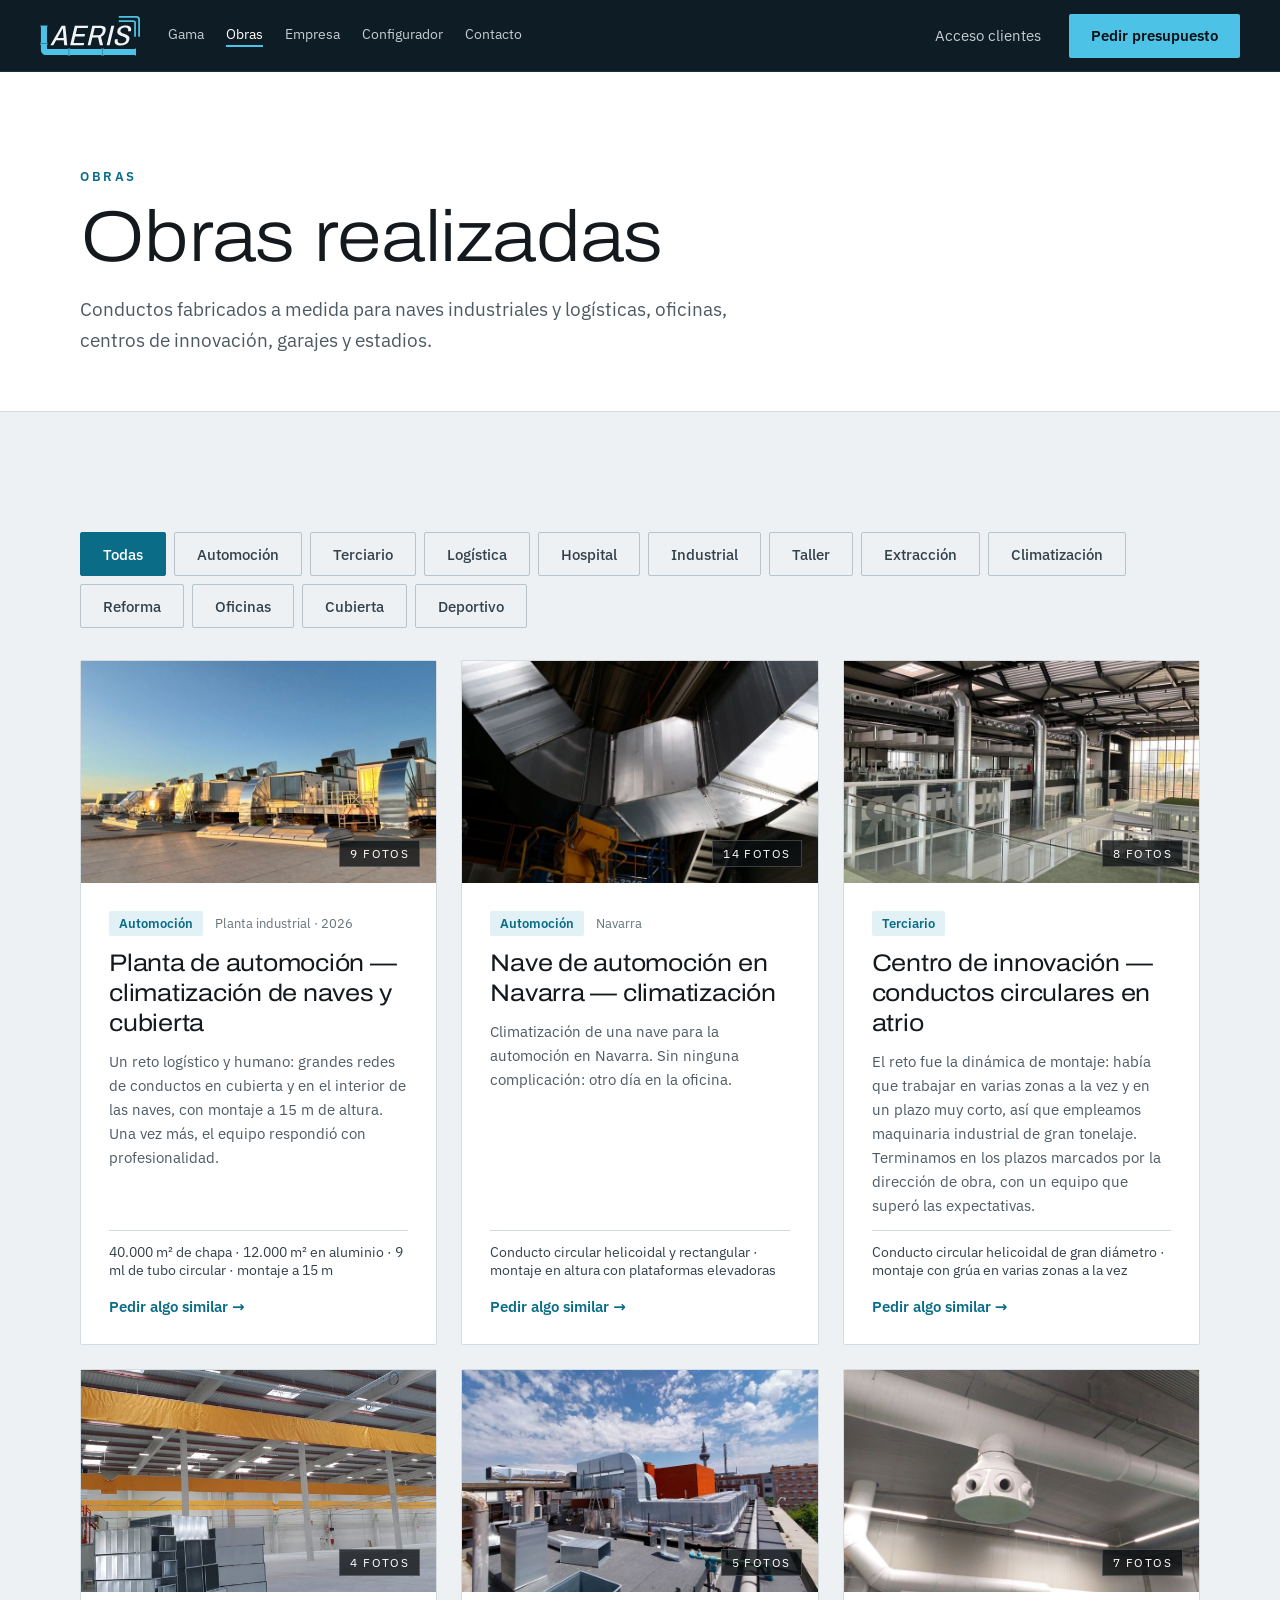
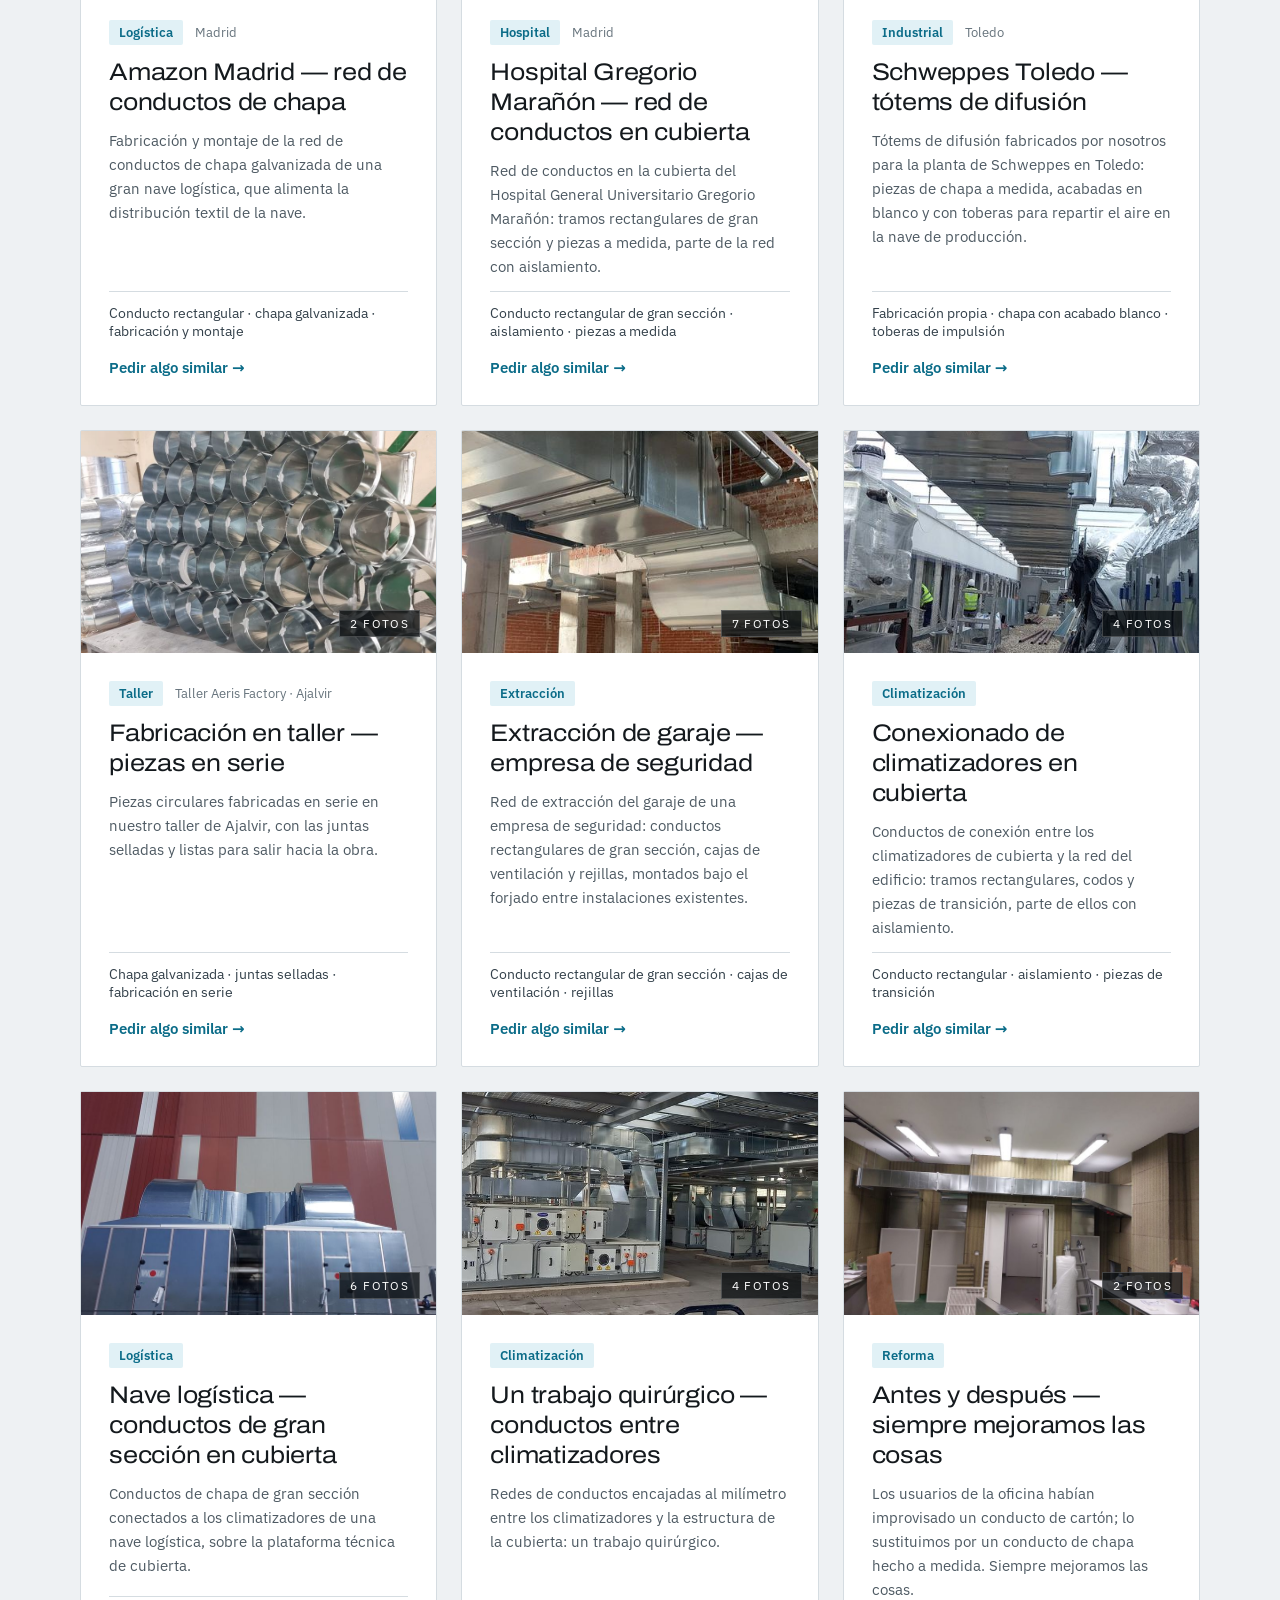
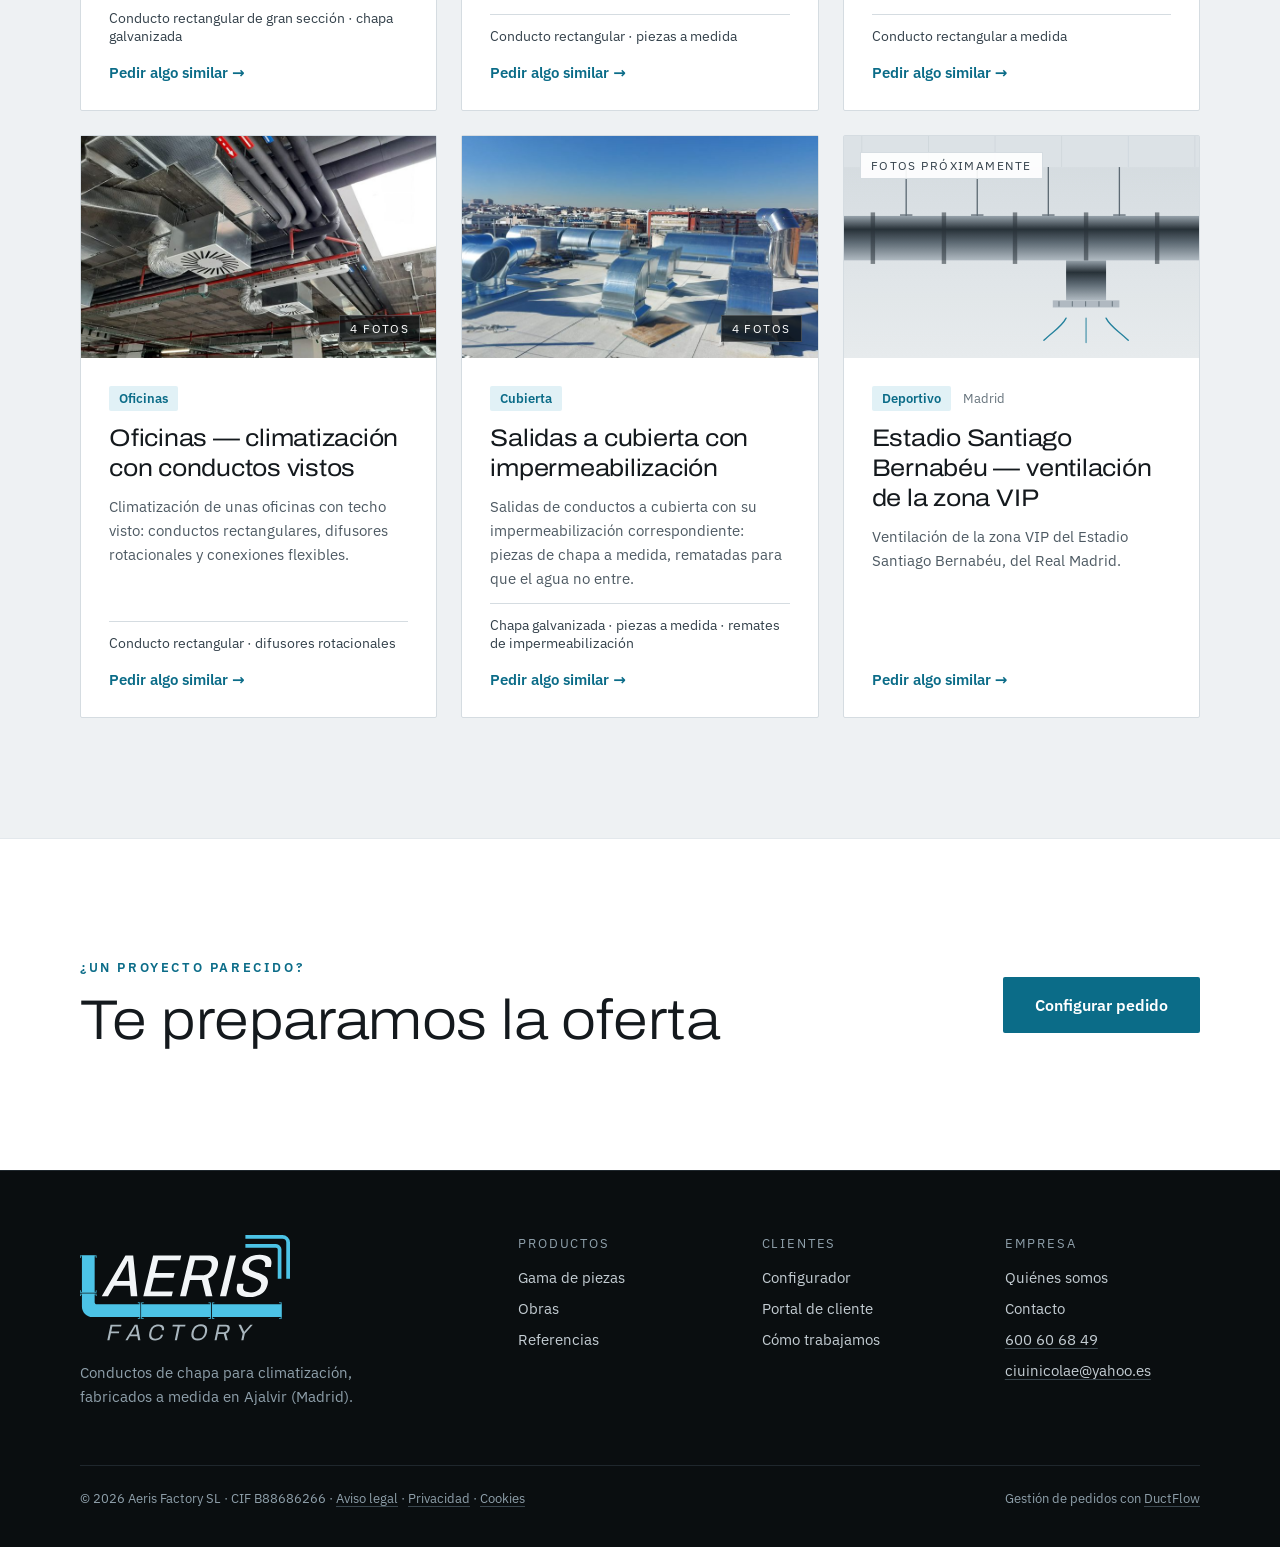
<file: obras.html>
<!doctype html>
<html lang="es">
<head>
<meta charset="utf-8">
<meta name="robots" content="noindex, nofollow">
<meta name="viewport" content="width=device-width, initial-scale=1">
<title>Obras – Aeris Factory</title>
<meta name="description" content="Obras realizadas por Aeris Factory: conductos de chapa a medida para naves industriales y logísticas, oficinas, centros de innovación, garajes y estadios.">
<link rel="canonical" href="https://aerisfactory.es/obras.html">
<meta property="og:type" content="website">
<meta property="og:site_name" content="Aeris Factory">
<meta property="og:title" content="Obras – Aeris Factory">
<meta property="og:description" content="Obras realizadas por Aeris Factory: conductos de chapa a medida para naves industriales y logísticas, oficinas, centros de innovación, garajes y estadios.">
<meta property="og:url" content="https://aerisfactory.es/obras.html">
<meta property="og:locale" content="es_ES">
<link rel="icon" href="favicon.svg?v=6e43d453" type="image/svg+xml">
<link rel="apple-touch-icon" href="apple-touch-icon.png?v=534ff193">
<link rel="stylesheet" href="styles.css?v=7bf9189d">
</head>
<body>

<!-- layout:header -->
<header class="nav">
  <a href="index.html#inicio" class="brand" aria-label="Aeris Factory, inicio">
    <svg class="brand-logo brand-logo-short" viewBox="57.9 64.9 395.5 158.2" aria-hidden="true"><defs><mask id="lg-nav" maskUnits="userSpaceOnUse" x="37.9" y="44.9" width="435.5" height="238.5"><rect x="37.9" y="44.9" width="435.5" height="238.5" fill="#fff"/><rect x="171.3" y="192.6" width="2" height="29.5" fill="#000"/><rect x="58.3" y="172.8" width="29.5" height="2.6" fill="#000"/><rect x="304.4" y="192.7" width="2" height="29.5" fill="#000"/></mask></defs><g fill="#4CC3E6"><g mask="url(#lg-nav)"><path d="M437.5,219.4h-356c-11,0-20-9-20-20v-96h24v88c0,2.2,1.8,4,4,4h348V219.4z"/></g><rect x="436" y="191.7" width="1.5" height="31.2"/><rect x="433" y="221.4" width="3" height="1.5"/><rect x="433" y="191.7" width="3" height="1.5"/><rect x="173.3" y="191.8" width="1.5" height="31.2"/><rect x="174.8" y="191.8" width="3" height="1.5"/><rect x="174.8" y="221.5" width="3" height="1.5"/><rect x="169.8" y="191.8" width="1.5" height="31.2"/><rect x="166.8" y="221.5" width="3" height="1.5"/><rect x="166.8" y="191.8" width="3" height="1.5"/><rect x="57.9" y="172" width="31.2" height="1.5"/><rect x="57.9" y="169" width="1.5" height="3"/><rect x="87.6" y="169" width="1.5" height="3"/><rect x="57.9" y="103.4" width="31.2" height="1.5"/><rect x="87.6" y="104.8" width="1.5" height="3"/><rect x="57.9" y="104.9" width="1.5" height="3"/><rect x="302.9" y="191.9" width="1.5" height="31.2"/><rect x="299.9" y="221.6" width="3" height="1.5"/><rect x="299.9" y="191.9" width="3" height="1.5"/><rect x="57.9" y="175.4" width="31.2" height="1.5"/><rect x="87.6" y="176.9" width="1.5" height="3"/><rect x="57.9" y="176.9" width="1.5" height="3"/><rect x="306.4" y="191.9" width="1.5" height="31.2"/><rect x="307.9" y="191.9" width="3" height="1.5"/><rect x="307.9" y="221.6" width="3" height="1.5"/></g><path d="M369.4,68.4h69.7c5.9,0,10.8,4.8,10.8,10.8v68.1" fill="none" stroke="#4CC3E6" stroke-width="7" stroke-linejoin="round"/><path d="M369.4,85.3H427c3.7,0,6.8,3.4,6.8,6.5v55.5" fill="none" stroke="#4CC3E6" stroke-width="7" stroke-linejoin="round"/><path d="M98.8,180.4l44.7-77.1h14.6l7.8,77.1h-12.3l-1.8-19.9H122l-11.4,19.9H98.8z M126.8,151.6h24.4l-2-24.7 c-0.1-0.6-0.1-1.5-0.2-2.6c-0.1-1-0.2-2.1-0.2-3.3c-0.1-1.2-0.1-2.4-0.2-3.6c-0.1-1.2-0.1-2.3-0.2-3.3h-0.7 c-0.6,1.2-1.3,2.6-2.2,4.3c-0.9,1.6-1.7,3.2-2.6,4.7c-0.8,1.6-1.6,2.9-2.2,3.9L126.8,151.6z M177.1,180.4l18.5-77.1h53l-2.1,9H205 l-5.8,24.2H236l-2.1,9H197l-6.3,25.9h42l-2.1,9L177.1,180.4L177.1,180.4z M246.3,180.4l18.5-77.1h32.8c6.2,0,10.8,0.9,13.9,2.9 c3.1,1.9,5.1,4.5,5.9,7.8s0.7,7.1-0.3,11.2c-1.3,5.4-3.5,9.9-6.7,13.6s-6.9,6.5-11.2,8.2l8.1,33.4h-12.5l-7.4-30.7h-22.3l-7.4,30.7 H246.3z M267.5,140.9h20.2c4.7,0,8.7-1.3,11.6-4c2.9-2.7,4.9-6.3,6.1-11c0.7-2.9,0.8-5.4,0.4-7.3c-0.5-1.9-1.6-3.5-3.5-4.5 c-1.9-1-4.6-1.6-8.3-1.6h-19.6L267.5,140.9z M321.5,180.4l18.5-77.1h11.7l-18.5,77.1H321.5z M376.9,181.8c-3.9,0-7.7-0.4-10.9-1.1 c-3.3-0.7-6.1-1.9-8.2-3.7c-2.1-1.8-3.6-4.2-4.3-7.1c-0.7-3-0.6-6.7,0.5-11.1c0.1-0.4,0.2-0.7,0.3-1.1c0.1-0.4,0.2-0.6,0.3-1h11.6 c-0.1,0.3-0.2,0.6-0.3,1.1c-0.1,0.4-0.2,0.8-0.3,1.2c-0.8,3.2-0.8,5.9,0,8c0.8,2,2.3,3.6,4.5,4.5c2.2,0.9,5.2,1.5,8.9,1.5 c1.8,0,3.6-0.2,5.3-0.5c1.7-0.3,3.4-0.7,4.9-1.4c1.6-0.6,3-1.5,4.3-2.5c1.3-1,2.4-2.2,3.3-3.6c0.9-1.4,1.6-3.1,2-5 c0.6-2.4,0.5-4.5-0.4-6.1s-2.1-3.1-3.9-4.2c-1.8-1.1-3.9-2.1-6.3-3c-2.3-0.8-4.8-1.8-7.4-2.6c-2.5-0.8-5-1.9-7.3-2.9 c-2.3-1.1-4.3-2.4-6.1-4c-1.7-1.6-2.9-3.5-3.5-5.8s-0.6-5.2,0.2-8.5c0.8-3.4,2.2-6.5,4.1-9.1c1.9-2.6,4.3-4.7,7.2-6.5 c2.8-1.8,6.1-3,9.6-3.9c3.5-0.8,7.3-1.3,11.3-1.3c3.8,0,7.4,0.4,10.4,1.2s5.5,2,7.5,3.7s3.2,3.9,3.9,6.6c0.6,2.7,0.5,5.9-0.4,9.7 l-0.4,1.7h-11.4l0.4-1.9c0.6-2.6,0.6-4.7-0.1-6.6c-0.7-1.9-2-3.2-3.9-4.2c-1.9-0.9-4.5-1.5-7.8-1.5c-3.2,0-6.1,0.4-8.6,1.1 s-4.6,1.9-6.3,3.5c-1.6,1.6-2.7,3.6-3.3,6.1c-0.6,2.3-0.4,4.3,0.4,5.8s2.2,2.9,4,4c1.8,1.1,3.9,2,6.4,2.9c2.4,0.8,4.8,1.7,7.4,2.5 c2.5,0.8,4.9,1.9,7.3,2.9c2.3,1.1,4.3,2.4,6.1,4.1c1.7,1.6,2.9,3.6,3.5,5.9c0.6,2.4,0.6,5.3-0.2,8.6c-1.3,5.5-3.6,9.9-6.9,13.4 s-7.2,5.8-11.9,7.4C387.7,181,382.6,181.8,376.9,181.8z" fill="#F2F5F7"/></svg>
</a>
  <div class="nav-menu" id="nav-menu">
    <nav class="nav-links" aria-label="Principal">
      <a href="index.html#gama">Gama</a>
      <a href="obras.html" data-page="obras" aria-current="page">Obras</a>
      <a href="empresa.html" data-page="empresa">Empresa</a>
      <a href="configurador.html" data-page="configurador">Configurador</a>
      <a href="contacto.html" data-page="contacto">Contacto</a>
    </nav>
    <a href="https://ductflow.app/portal.html?o=aerisfactory" class="nav-portal">Acceso clientes</a>
  </div>
  <a href="configurador.html" class="btn btn-accent nav-cta">Pedir presupuesto</a>
  <button type="button" class="nav-toggle" aria-expanded="false" aria-controls="nav-menu" aria-label="Abrir menú">
    <span></span><span></span><span></span>
  </button>
</header>
<!-- /layout:header -->
<section class="page-hero tema-claro">
  <div class="eyebrow">Obras</div>
  <h1>Obras realizadas</h1>
  <p class="lead">Conductos fabricados a medida para naves industriales y logísticas, oficinas, centros de innovación, garajes y estadios.</p>
</section>

<section class="section section-dark obras-page tema-claro fondo-gris">
  <div class="obras-filters" id="obras-filters" role="group" aria-label="Filtrar obras por tipo"></div>
  <div class="obras-grid" id="obras-grid"></div>
</section>

<section class="section section-mid cta-band tema-claro">
  <div>
    <div class="eyebrow">¿Un proyecto parecido?</div>
    <h2>Te preparamos la oferta</h2>
  </div>
  <a href="configurador.html" class="btn btn-accent btn-lg">Configurar pedido</a>
</section>

<!-- layout:footer -->
<footer class="footer">
  <div class="footer-grid">
    <div>
      <div class="brand">
        <svg class="brand-logo" viewBox="57.9 64.9 395.5 198.5" aria-hidden="true"><defs><mask id="lg-foot" maskUnits="userSpaceOnUse" x="37.9" y="44.9" width="435.5" height="238.5"><rect x="37.9" y="44.9" width="435.5" height="238.5" fill="#fff"/><rect x="171.3" y="192.6" width="2" height="29.5" fill="#000"/><rect x="58.3" y="172.8" width="29.5" height="2.6" fill="#000"/><rect x="304.4" y="192.7" width="2" height="29.5" fill="#000"/></mask></defs><g fill="#4CC3E6"><g mask="url(#lg-foot)"><path d="M437.5,219.4h-356c-11,0-20-9-20-20v-96h24v88c0,2.2,1.8,4,4,4h348V219.4z"/></g><rect x="436" y="191.7" width="1.5" height="31.2"/><rect x="433" y="221.4" width="3" height="1.5"/><rect x="433" y="191.7" width="3" height="1.5"/><rect x="173.3" y="191.8" width="1.5" height="31.2"/><rect x="174.8" y="191.8" width="3" height="1.5"/><rect x="174.8" y="221.5" width="3" height="1.5"/><rect x="169.8" y="191.8" width="1.5" height="31.2"/><rect x="166.8" y="221.5" width="3" height="1.5"/><rect x="166.8" y="191.8" width="3" height="1.5"/><rect x="57.9" y="172" width="31.2" height="1.5"/><rect x="57.9" y="169" width="1.5" height="3"/><rect x="87.6" y="169" width="1.5" height="3"/><rect x="57.9" y="103.4" width="31.2" height="1.5"/><rect x="87.6" y="104.8" width="1.5" height="3"/><rect x="57.9" y="104.9" width="1.5" height="3"/><rect x="302.9" y="191.9" width="1.5" height="31.2"/><rect x="299.9" y="221.6" width="3" height="1.5"/><rect x="299.9" y="191.9" width="3" height="1.5"/><rect x="57.9" y="175.4" width="31.2" height="1.5"/><rect x="87.6" y="176.9" width="1.5" height="3"/><rect x="57.9" y="176.9" width="1.5" height="3"/><rect x="306.4" y="191.9" width="1.5" height="31.2"/><rect x="307.9" y="191.9" width="3" height="1.5"/><rect x="307.9" y="221.6" width="3" height="1.5"/></g><path d="M369.4,68.4h69.7c5.9,0,10.8,4.8,10.8,10.8v68.1" fill="none" stroke="#4CC3E6" stroke-width="7" stroke-linejoin="round"/><path d="M369.4,85.3H427c3.7,0,6.8,3.4,6.8,6.5v55.5" fill="none" stroke="#4CC3E6" stroke-width="7" stroke-linejoin="round"/><path d="M98.8,180.4l44.7-77.1h14.6l7.8,77.1h-12.3l-1.8-19.9H122l-11.4,19.9H98.8z M126.8,151.6h24.4l-2-24.7 c-0.1-0.6-0.1-1.5-0.2-2.6c-0.1-1-0.2-2.1-0.2-3.3c-0.1-1.2-0.1-2.4-0.2-3.6c-0.1-1.2-0.1-2.3-0.2-3.3h-0.7 c-0.6,1.2-1.3,2.6-2.2,4.3c-0.9,1.6-1.7,3.2-2.6,4.7c-0.8,1.6-1.6,2.9-2.2,3.9L126.8,151.6z M177.1,180.4l18.5-77.1h53l-2.1,9H205 l-5.8,24.2H236l-2.1,9H197l-6.3,25.9h42l-2.1,9L177.1,180.4L177.1,180.4z M246.3,180.4l18.5-77.1h32.8c6.2,0,10.8,0.9,13.9,2.9 c3.1,1.9,5.1,4.5,5.9,7.8s0.7,7.1-0.3,11.2c-1.3,5.4-3.5,9.9-6.7,13.6s-6.9,6.5-11.2,8.2l8.1,33.4h-12.5l-7.4-30.7h-22.3l-7.4,30.7 H246.3z M267.5,140.9h20.2c4.7,0,8.7-1.3,11.6-4c2.9-2.7,4.9-6.3,6.1-11c0.7-2.9,0.8-5.4,0.4-7.3c-0.5-1.9-1.6-3.5-3.5-4.5 c-1.9-1-4.6-1.6-8.3-1.6h-19.6L267.5,140.9z M321.5,180.4l18.5-77.1h11.7l-18.5,77.1H321.5z M376.9,181.8c-3.9,0-7.7-0.4-10.9-1.1 c-3.3-0.7-6.1-1.9-8.2-3.7c-2.1-1.8-3.6-4.2-4.3-7.1c-0.7-3-0.6-6.7,0.5-11.1c0.1-0.4,0.2-0.7,0.3-1.1c0.1-0.4,0.2-0.6,0.3-1h11.6 c-0.1,0.3-0.2,0.6-0.3,1.1c-0.1,0.4-0.2,0.8-0.3,1.2c-0.8,3.2-0.8,5.9,0,8c0.8,2,2.3,3.6,4.5,4.5c2.2,0.9,5.2,1.5,8.9,1.5 c1.8,0,3.6-0.2,5.3-0.5c1.7-0.3,3.4-0.7,4.9-1.4c1.6-0.6,3-1.5,4.3-2.5c1.3-1,2.4-2.2,3.3-3.6c0.9-1.4,1.6-3.1,2-5 c0.6-2.4,0.5-4.5-0.4-6.1s-2.1-3.1-3.9-4.2c-1.8-1.1-3.9-2.1-6.3-3c-2.3-0.8-4.8-1.8-7.4-2.6c-2.5-0.8-5-1.9-7.3-2.9 c-2.3-1.1-4.3-2.4-6.1-4c-1.7-1.6-2.9-3.5-3.5-5.8s-0.6-5.2,0.2-8.5c0.8-3.4,2.2-6.5,4.1-9.1c1.9-2.6,4.3-4.7,7.2-6.5 c2.8-1.8,6.1-3,9.6-3.9c3.5-0.8,7.3-1.3,11.3-1.3c3.8,0,7.4,0.4,10.4,1.2s5.5,2,7.5,3.7s3.2,3.9,3.9,6.6c0.6,2.7,0.5,5.9-0.4,9.7 l-0.4,1.7h-11.4l0.4-1.9c0.6-2.6,0.6-4.7-0.1-6.6c-0.7-1.9-2-3.2-3.9-4.2c-1.9-0.9-4.5-1.5-7.8-1.5c-3.2,0-6.1,0.4-8.6,1.1 s-4.6,1.9-6.3,3.5c-1.6,1.6-2.7,3.6-3.3,6.1c-0.6,2.3-0.4,4.3,0.4,5.8s2.2,2.9,4,4c1.8,1.1,3.9,2,6.4,2.9c2.4,0.8,4.8,1.7,7.4,2.5 c2.5,0.8,4.9,1.9,7.3,2.9c2.3,1.1,4.3,2.4,6.1,4.1c1.7,1.6,2.9,3.6,3.5,5.9c0.6,2.4,0.6,5.3-0.2,8.6c-1.3,5.5-3.6,9.9-6.9,13.4 s-7.2,5.8-11.9,7.4C387.7,181,382.6,181.8,376.9,181.8z" fill="#F2F5F7"/><path d="M109.3,262.9l6.2-29H136l-0.7,3.5h-16.5l-2,9.3h15l-0.7,3.4h-15l-2.7,12.8H109.3z M143.4,262.9l17.6-29h5.3 l5.3,29h-4.3l-1.3-7.2h-14.1l-4.3,7.2H143.4z M153.9,252.3h11.5l-1.6-9.1c0-0.3-0.1-0.6-0.2-1c-0.1-0.4-0.1-0.9-0.2-1.5 s-0.2-1.1-0.2-1.7c-0.1-0.6-0.2-1.1-0.2-1.6h-0.3c-0.3,0.6-0.7,1.2-1.1,1.9c-0.4,0.7-0.8,1.4-1.2,2.1c-0.4,0.7-0.7,1.3-1,1.7 L153.9,252.3z M199.3,263.4c-3,0-5.4-0.5-7.2-1.6s-3-2.7-3.7-5c-0.6-2.2-0.5-5,0.2-8.4c1.1-5,3.1-8.8,6.1-11.3s6.6-3.7,11-3.7 c2.5,0,4.6,0.4,6.3,1.2s3,2,3.7,3.6c0.8,1.6,0.9,3.7,0.3,6.1h-4.1c0.4-1.7,0.3-3.1-0.2-4.2s-1.3-1.9-2.5-2.5s-2.6-0.8-4.4-0.8 c-2,0-3.9,0.4-5.5,1.2s-3,2-4.1,3.7c-1.1,1.6-1.9,3.8-2.5,6.4l-0.2,0.9c-0.5,2.5-0.6,4.6-0.2,6.3c0.4,1.6,1.3,2.8,2.6,3.6 c1.3,0.8,3,1.2,5,1.2c1.8,0,3.4-0.3,4.8-0.8c1.4-0.5,2.6-1.4,3.6-2.5c1-1.1,1.6-2.5,2-4.2h4c-0.5,2.5-1.5,4.6-3,6.2 s-3.2,2.8-5.3,3.6C204,263,201.8,263.4,199.3,263.4z M236.4,262.9l5.4-25.5h-9.9l0.7-3.5h24l-0.7,3.5h-10l-5.4,25.5H236.4z M279.4,263.4c-3,0-5.5-0.6-7.4-1.7s-3.2-2.8-3.9-5c-0.7-2.2-0.7-5,0-8.4s1.9-6.2,3.5-8.4s3.6-3.9,6-5s5.1-1.7,8.1-1.7 s5.5,0.6,7.4,1.7c1.9,1.1,3.2,2.8,3.9,5c0.7,2.2,0.7,5,0,8.4c-0.7,3.3-1.9,6.1-3.5,8.4c-1.6,2.2-3.6,3.9-6,5 C285.1,262.9,282.4,263.4,279.4,263.4z M280.1,260c1.6,0,3.1-0.2,4.4-0.7c1.4-0.4,2.6-1.1,3.7-2s2-2.1,2.8-3.5s1.4-3.1,1.8-5 l0.2-0.9c0.4-1.9,0.5-3.6,0.3-5s-0.6-2.6-1.3-3.5s-1.6-1.6-2.8-2c-1.2-0.4-2.6-0.7-4.2-0.7s-3.1,0.2-4.4,0.7c-1.4,0.4-2.6,1.1-3.7,2 s-2,2.1-2.8,3.5s-1.4,3.1-1.8,5l-0.2,0.9c-0.4,1.9-0.5,3.6-0.3,5s0.6,2.5,1.3,3.5s1.6,1.6,2.8,2C277.1,259.8,278.5,260,280.1,260z M311.3,262.9l6.2-29h15.2c2,0,3.6,0.4,4.7,1.1c1.2,0.7,1.9,1.7,2.3,3s0.4,2.8,0,4.4c-0.4,2-1.2,3.7-2.5,5.1 c-1.2,1.4-2.7,2.5-4.4,3.1l3.5,12.3h-4.4l-3.2-11.6h-11l-2.5,11.6H311.3z M318.5,247.9h10.8c1.6,0,3-0.5,4.1-1.5s1.9-2.3,2.2-4.1 c0.2-1.1,0.2-2,0-2.7s-0.7-1.3-1.4-1.7c-0.7-0.4-1.6-0.6-2.7-0.6h-10.8L318.5,247.9z M361.7,262.9l2.6-12l-7.8-17h4.6l6,13.4h0.2 l11.6-13.4h4.4l-15,17l-2.6,12H361.7z" fill="#A9B6BE"/></svg>
</div>
      <p class="footer-desc">Conductos de chapa para climatización, fabricados a medida en Ajalvir (Madrid).</p>
    </div>
    <div class="footer-col">
      <div class="footer-label">Productos</div>
      <a href="index.html#gama">Gama de piezas</a>
      <a href="obras.html">Obras</a>
      <a href="index.html#referencias">Referencias</a>
    </div>
    <div class="footer-col">
      <div class="footer-label">Clientes</div>
      <a href="configurador.html">Configurador</a>
      <a href="https://ductflow.app/portal.html?o=aerisfactory">Portal de cliente</a>
      <a href="index.html#proceso">Cómo trabajamos</a>
    </div>
    <div class="footer-col">
      <div class="footer-label">Empresa</div>
      <a href="empresa.html">Quiénes somos</a>
      <a href="contacto.html">Contacto</a>
      <a href="tel:+34600606849">600 60 68 49</a>
      <a href="mailto:ciuinicolae@yahoo.es">ciuinicolae@yahoo.es</a>
    </div>
  </div>
  <div class="footer-bottom">
    <span>© 2026 Aeris Factory SL · CIF B88686266 · <a href="legal.html#aviso-legal">Aviso legal</a> · <a href="legal.html#privacidad">Privacidad</a> · <a href="legal.html#cookies">Cookies</a></span>
    <span>Gestión de pedidos con <a href="https://ductflow.app" target="_blank" rel="noopener">DuctFlow</a></span>
  </div>
</footer>
<!-- /layout:footer -->

<script src="nav.js?v=9c87ea60"></script>
<script src="obras.js?v=355c555a"></script>
</body>
</html>
</file>
<file: styles.css>
/* Tipografías servidas desde el propio sitio (sin Google Fonts: el navegador del visitante
   no se conecta a Google). Variables, solo juego latino (incluye á, ñ, ¿, ¡, €). Licencia OFL: fonts/LICENSE.txt */
@font-face {
  font-family: 'Archivo';
  font-style: normal;
  font-weight: 300 800;
  font-stretch: 62% 125%;
  font-display: swap;
  src: url(fonts/archivo-latin.woff2) format('woff2');
}
@font-face {
  font-family: 'IBM Plex Sans';
  font-style: normal;
  font-weight: 400 600;
  font-display: swap;
  src: url(fonts/ibm-plex-sans-latin.woff2) format('woff2');
}

:root {
  --ink: #0D1114;
  --ink-2: #12181C;
  --ink-3: #1A2126;
  --ink-4: #0A0E10;
  --line: #1F272D;
  --line-2: #2A333A;
  --line-3: #3A464E;
  --fg: #F2F5F7;
  --fg-dim: #A9B6BE;
  --fg-dim2: #8FA0AB;
  --fg-dim3: #C4CDD3;
  --accent: #4CC3E6;
  --light-bg: #EEF1F3;
  --light-ink: #14191D;
  --light-line: #D5DCE1;
  --light-dim: #56626B;
  --light-accent: #0B6C88;
}

* { box-sizing: border-box; }
/* `hidden` gana siempre (sin esto, un display: flex/grid del componente lo anula). */
[hidden] { display: none !important; }
html { scroll-behavior: smooth; }
body {
  margin: 0;
  background: var(--ink);
  color: var(--fg);
  font-family: 'IBM Plex Sans', system-ui, sans-serif;
}
h1, h2, h3 { font-family: 'Archivo', sans-serif; font-weight: 300; font-stretch: 112%; letter-spacing: -0.01em; margin: 0; }
p { margin: 0; }
a { color: inherit; text-decoration: none; }
a:focus-visible, button:focus-visible, input:focus-visible { outline: 2px solid var(--accent); outline-offset: 3px; }

.eyebrow { font-size: 13px; letter-spacing: 0.2em; text-transform: uppercase; color: var(--accent); font-weight: 500; }
.eyebrow-dark { color: var(--light-accent); font-weight: 600; }
.max-w { max-width: 760px; }

/* nav */
.nav {
  position: sticky; top: 0; z-index: 20;
  height: 72px; padding: 0 80px;
  display: flex; align-items: center; gap: 48px;
  background: var(--ink); border-bottom: 1px solid var(--line);
}
.brand { display: flex; align-items: center; gap: 14px; }
.brand-logo { display: block; width: 210px; height: auto; }        /* logoul întreg (subsol, portal) — build_logo.py */
.brand-logo-short { width: auto; height: 40px; }                  /* antet: fără FACTORY, nu s-ar citi la mărimea asta */
.nav-links { flex-grow: 1; display: flex; gap: 32px; font-size: 15px; color: var(--fg-dim3); white-space: nowrap; }
.nav-links a:hover { color: #fff; }
.nav-portal { font-size: 15px; color: var(--fg-dim3); white-space: nowrap; }
.nav .btn { white-space: nowrap; }
.nav-portal:hover { color: #fff; }

.btn { display: inline-flex; align-items: center; justify-content: center; height: 44px; padding: 0 22px; font-weight: 600; font-size: 15px; border-radius: 2px; border: 0; cursor: pointer; }
.btn:hover { filter: brightness(1.1); }
.btn-lg { height: 56px; padding: 0 32px; font-size: 16px; }
.btn-accent { background: var(--accent); color: var(--ink); }
.btn-outline { background: transparent; color: var(--fg); border: 1px solid var(--line-3); }
.btn-dark { background: var(--ink); color: var(--fg); }
.btn-line { height: 52px; background: transparent; color: var(--accent); border: 1px solid var(--accent); font-weight: 600; font-size: 16px; }

/* hero */
.hero { position: relative; height: 780px; overflow: hidden; background: var(--ink-4); }
/* Foto real de obra a todo el ancho; el degradado oscurece la izquierda para leer el texto. */
.hero-photo { position: absolute; inset: 0; }
.hero-photo img { display: block; width: 100%; height: 100%; object-fit: cover; object-position: 65% 70%; }
.hero::after { content: ""; position: absolute; inset: 0; pointer-events: none;
  background: linear-gradient(90deg, rgba(8, 11, 13, 0.92) 0%, rgba(8, 11, 13, 0.78) 32%, rgba(8, 11, 13, 0.25) 62%, rgba(8, 11, 13, 0) 80%),
              linear-gradient(0deg, rgba(8, 11, 13, 0.85) 0%, rgba(8, 11, 13, 0) 30%); }
.hero-copy { position: relative; z-index: 1; padding: 112px 80px 0; max-width: 700px; }
.hero-copy p { color: #D2DADF; }
.hero-copy h1 { font-size: 100px; line-height: 1; }
.hero-copy h1 span { display: block; }
.hero-copy p { margin-top: 32px; max-width: 480px; font-size: 19px; line-height: 1.55; color: var(--fg-dim); }
.hero-actions { margin-top: 40px; display: flex; flex-direction: column; align-items: flex-start; gap: 12px; }
.hero-actions .btn { min-width: 260px; }   /* aceeasi latime: unul sub altul arata aliniat */
.hero-actions .btn-outline { border-color: rgba(255, 255, 255, 0.5); background: rgba(8, 11, 13, 0.4); }
.hero-strip { position: absolute; z-index: 1; left: 0; right: 0; bottom: 0; height: 96px; display: grid; grid-template-columns: repeat(4, minmax(0, 1fr)); border-top: 1px solid var(--line); background: var(--ink); }
.hero-strip-item { display: flex; align-items: center; gap: 18px; padding: 0 32px; color: var(--fg-dim3); font-size: 16px; border-left: 1px solid var(--line); }
.hero-strip-item:first-child { padding-left: 80px; border-left: 0; }
.hero-strip-item:hover { color: #fff; }
/* Cifras clave bajo el titular */
.hero-stats { background: rgba(8, 11, 13, 0.55); -webkit-backdrop-filter: blur(8px); backdrop-filter: blur(8px); border-top-color: rgba(255, 255, 255, 0.12); }
.hero-stats .hero-strip-item { flex-direction: column; align-items: flex-start; justify-content: center; gap: 4px; border-left-color: rgba(255, 255, 255, 0.12); }
.hero-stats b { font-family: 'Archivo', sans-serif; font-weight: 400; font-stretch: 112%; font-size: 28px; line-height: 1; color: var(--accent); }
.hero-stats span { font-size: 14px; color: #C4CDD3; }
.hero-strip-item .num { font-family: 'Archivo', sans-serif; font-size: 13px; color: var(--accent); letter-spacing: 0.1em; }

/* anclas: que la cabecera fija no tape el inicio de la sección */
section[id] { scroll-margin-top: 72px; }

/* nav: menú (escritorio = en línea; móvil = desplegable) */
.nav-menu { display: contents; }
.nav-links a[aria-current="page"] { color: #fff; box-shadow: inset 0 -2px 0 var(--accent); padding-bottom: 4px; }
.nav-toggle { display: none; width: 44px; height: 44px; padding: 0; background: transparent; border: 1px solid var(--line-3); border-radius: 2px; cursor: pointer; flex-direction: column; align-items: center; justify-content: center; gap: 5px; }
.nav-toggle span { display: block; width: 20px; height: 2px; background: var(--fg); transition: transform 0.2s, opacity 0.2s; }
.nav.nav-open .nav-toggle span:nth-child(1) { transform: translateY(7px) rotate(45deg); }
.nav.nav-open .nav-toggle span:nth-child(2) { opacity: 0; }
.nav.nav-open .nav-toggle span:nth-child(3) { transform: translateY(-7px) rotate(-45deg); }

/* cabecera de páginas interiores */
.page-hero { padding: 96px 80px 56px; background: var(--ink); border-bottom: 1px solid var(--line); }
.page-hero h1 { margin-top: 16px; font-size: 72px; line-height: 1.02; }
.page-hero .lead { max-width: 680px; font-size: 19px; }
.section h1 { font-size: 56px; line-height: 1.05; margin-top: 16px; }
.section-more { display: inline-block; margin-top: 28px; }

/* configurador: bloque de la home */
.config-teaser { display: grid; grid-template-columns: minmax(0, 1fr) minmax(0, 1.1fr); gap: 64px; align-items: center; }
.teaser-copy .btn { margin-top: 36px; }
.teaser-pieces { list-style: none; margin: 0; padding: 0; display: grid; grid-template-columns: repeat(3, minmax(0, 1fr)); gap: 12px; }
.teaser-pieces a { display: flex; flex-direction: column; gap: 8px; padding: 8px; background: var(--ink-3); border: 1px solid var(--line-2); border-radius: 2px; font-size: 14px; font-weight: 500; color: var(--fg-dim3); transition: border-color 0.2s; }
.teaser-pieces a:hover { border-color: var(--accent); color: var(--accent); }
.teaser-pieces img { width: 100%; height: 110px; object-fit: contain; background: #F4F7F8; border-radius: 2px; }

/* página de obras */
.obras-filters { display: flex; flex-wrap: wrap; gap: 8px; margin-bottom: 32px; }
.obras-grid { display: grid; grid-template-columns: repeat(3, minmax(0, 1fr)); gap: 24px; }
.cta-band { display: flex; align-items: center; justify-content: space-between; gap: 32px; flex-wrap: wrap; }
.cta-band h2 { margin-top: 12px; }

/* página legal */
.legal { display: grid; grid-template-columns: 220px minmax(0, 760px); gap: 64px; align-items: start; }
.legal-toc { position: sticky; top: 96px; display: flex; flex-direction: column; gap: 10px; font-size: 15px; }
.legal-toc a { color: var(--light-dim); }
.legal-toc a:hover { color: var(--light-accent); }
.legal-draft { margin: 0 0 8px; padding: 12px 16px; background: #FFF4D6; border: 1px solid #F0D58C; border-radius: 2px; font-size: 14px; color: #6B5310; }
.legal-body article { scroll-margin-top: 96px; }
.legal-body h2 { margin-top: 56px; font-size: 34px; }
.legal-body article:first-of-type h2 { margin-top: 32px; }
.legal-body h3 { margin-top: 28px; font-family: 'IBM Plex Sans', sans-serif; font-weight: 600; font-size: 18px; letter-spacing: 0; }
.legal-body p { margin-top: 12px; font-size: 16px; line-height: 1.7; color: #3A454D; }
.legal-body a { color: var(--light-accent); text-decoration: underline; }
.legal-data { margin: 16px 0 0; display: grid; grid-template-columns: 170px 1fr; row-gap: 8px; font-size: 15px; }
.legal-data dt { color: var(--light-dim); }
.legal-data dd { margin: 0; }
.legal-table-wrap { margin-top: 16px; overflow-x: auto; }
.legal-table { width: 100%; min-width: 560px; border-collapse: collapse; font-size: 14px; line-height: 1.5; }
.legal-table th, .legal-table td { text-align: left; vertical-align: top; padding: 10px 12px; border-bottom: 1px solid var(--light-line); }
.legal-table th { font-size: 12px; letter-spacing: 0.1em; text-transform: uppercase; color: var(--light-dim); }
.footer-bottom a { text-decoration: underline; text-underline-offset: 3px; text-decoration-color: var(--line-3); }
.footer-bottom a:hover { color: #fff; }

/* sections */
.section { padding: 120px 80px; }
.section-light { background: var(--light-bg); color: var(--light-ink); }
.section-dark { background: var(--ink); }
.section-mid { background: var(--ink-2); border-top: 1px solid var(--line); }
.section h2 { font-size: 56px; line-height: 1.05; margin-top: 16px; }
.section-head { display: flex; align-items: flex-end; justify-content: space-between; gap: 40px; }
.lead { margin-top: 20px; max-width: 620px; font-size: 17px; line-height: 1.6; color: var(--fg-dim); }
.lead-dark { color: var(--light-dim); font-size: 18px; }
.link-arrow { font-size: 16px; font-weight: 600; color: var(--light-accent); padding-bottom: 8px; }
.section-dark .link-arrow { color: var(--accent); font-size: 15px; font-weight: 600; }

/* referencias (marquee) */
.refs { background: var(--ink-2); border-top: 1px solid var(--line); border-bottom: 1px solid var(--line); padding: 88px 0 96px; overflow: hidden; }
.refs-head { padding: 0 80px; display: flex; align-items: flex-end; justify-content: space-between; gap: 40px; flex-wrap: wrap; }
.refs-head h2 { margin-top: 16px; font-size: 44px; line-height: 1.08; max-width: 620px; }
.refs-stats { margin: 0; display: flex; gap: 40px; }
.refs-stats div { border-left: 1px solid var(--line-3); padding-left: 18px; display: flex; flex-direction: column; }
/* Cifra siempre abajo: alineadas aunque una etiqueta tenga 1 línea y otra 2 (el hueco queda arriba). */
.refs-stats dt { font-size: 12px; letter-spacing: 0.14em; text-transform: uppercase; color: var(--fg-dim2); max-width: 130px; line-height: 1.4; }
.refs-stats dd { margin: auto 0 0; padding-top: 6px; font-family: 'Archivo', sans-serif; font-weight: 300; font-stretch: 112%; font-size: 48px; line-height: 1; color: var(--accent); }
.refs-rows { margin-top: 56px; display: flex; flex-direction: column; gap: 28px; }
.refs-row { display: flex; overflow: hidden; padding: 0 80px; }
.refs-track { list-style: none; margin: 0; padding: 0; display: flex; flex-wrap: wrap; gap: 0; }
/* doar tipografie (fără cutii/iconițe): numele mari, separate de o linie fină */
.ref-item { display: flex; align-items: center; padding: 6px 40px; border-left: 1px solid var(--line-2); white-space: nowrap; }
.ref-text { display: flex; flex-direction: column; gap: 6px; }
.ref-name { font-family: 'Archivo', sans-serif; font-weight: 300; font-stretch: 112%; font-size: 26px; line-height: 1.15; color: var(--fg-dim3); transition: color 0.2s; }
.ref-item:hover .ref-name { color: var(--fg); }
.ref-meta { font-size: 13px; letter-spacing: 0.06em; color: var(--fg-dim2); }
/* En movimiento (JS activo y sin "reducir movimiento"): bucle continuo con bordes difuminados. */
.refs-row.is-moving { padding: 0; -webkit-mask-image: linear-gradient(90deg, transparent, #000 8%, #000 92%, transparent); mask-image: linear-gradient(90deg, transparent, #000 8%, #000 92%, transparent); }
.refs-row.is-moving .refs-track { flex-wrap: nowrap; flex-shrink: 0; animation: refs-scroll var(--refs-duration, 60s) linear infinite; }
.refs-row-rev.is-moving .refs-track { animation-direction: reverse; }
.refs-rows:hover .refs-track, .refs-rows:focus-within .refs-track { animation-play-state: paused; }
@keyframes refs-scroll { to { transform: translateX(-100%); } }
@media (prefers-reduced-motion: reduce) { .refs-row .refs-track { animation: none !important; } }

/* cards */
.cards { margin-top: 56px; display: grid; grid-template-columns: repeat(4, minmax(0, 1fr)); gap: 32px; }
/* fără chenar/fundal: poza + textul direct pe fundalul secțiunii (ca la BMW) */
.card { display: flex; flex-direction: column; }
.card-img { aspect-ratio: 3 / 2; background: #E6EBEE; overflow: hidden; }
.card-img img { width: 100%; height: 100%; object-fit: cover; display: block; transition: transform 0.5s ease; }
.card:hover .card-img img { transform: scale(1.04); }
.card-body { padding-top: 24px; display: flex; flex-direction: column; gap: 12px; flex-grow: 1; }
.card-body h3 { font-weight: 400; font-size: 24px; line-height: 1.2; }
.card-body p { font-size: 16px; line-height: 1.6; color: var(--light-dim); flex-grow: 1; }
.card-body .link-arrow { margin-top: 8px; }

/* banda de foto a todo el ancho (como BMW): texto abajo a la izquierda sobre degradado */
.banda-foto { position: relative; height: 640px; overflow: hidden; background: var(--ink-4); display: flex; align-items: flex-end; }
.banda-foto > img { position: absolute; inset: 0; width: 100%; height: 100%; object-fit: cover; object-position: 50% 45%; }
.banda-foto::after { content: ""; position: absolute; inset: 0; pointer-events: none;
  background: linear-gradient(0deg, rgba(8, 11, 13, 0.88) 0%, rgba(8, 11, 13, 0.45) 40%, rgba(8, 11, 13, 0) 70%),
              linear-gradient(90deg, rgba(8, 11, 13, 0.55) 0%, rgba(8, 11, 13, 0) 55%); }
.banda-copy { position: relative; z-index: 1; padding: 0 80px 80px; }
.banda-copy h2 { margin-top: 16px; font-size: 56px; line-height: 1.05; color: #fff; }
.banda-actions { margin-top: 36px; display: flex; flex-wrap: wrap; gap: 12px; }
.banda-actions .btn-outline { color: #fff; border-color: rgba(255, 255, 255, 0.5); background: rgba(8, 11, 13, 0.4); }

/* obras (carrusel) */
.obras-section { border-top: 1px solid var(--line); overflow: hidden; }
.carousel-nav { display: flex; align-items: center; gap: 12px; }
.carousel-counter { font-family: 'Archivo', sans-serif; font-size: 15px; letter-spacing: 0.1em; color: var(--fg-dim2); margin-right: 12px; font-variant-numeric: tabular-nums; white-space: nowrap; }
.carousel-arrow { width: 52px; height: 52px; background: transparent; color: var(--fg); border: 1px solid var(--line-3); border-radius: 2px; font-size: 20px; cursor: pointer; }
.carousel-arrow:hover:not(:disabled) { border-color: var(--accent); color: var(--accent); }
.carousel-arrow:disabled { opacity: 0.3; cursor: default; }
.obras-track {
  margin: 56px -80px 0 0; padding: 0 80px 4px 0;
  display: flex; gap: 24px; overflow-x: auto; scroll-snap-type: x mandatory; scrollbar-width: none;
}
.obras-track::-webkit-scrollbar { display: none; }
.obras-track:focus-visible { outline: 2px solid var(--accent); outline-offset: 6px; }
/* fără chenar/fundal, ca la cardurile din „Gama” (doar în caruselul de pe prima pagină) */
.obra { flex: 0 0 42%; scroll-snap-align: start; display: flex; flex-direction: column; }
/* Pagina Obras: multe carduri pe fundal gri → cu chenar și fundal alb, altfel textul se pierde. */
.obras-grid .obra { background: var(--ink); border: 1px solid var(--line-2); border-radius: 2px; }
.obras-grid .obra-body { padding: 28px; }
.obra-media { position: relative; aspect-ratio: 16 / 10; overflow: hidden; background: var(--ink-4); }
.obra-media svg, .obra-media img { display: block; width: 100%; height: 100%; object-fit: cover; transition: transform 0.6s ease; }
.obra:hover .obra-media svg, .obra:hover .obra-media img { transform: scale(1.03); }
.obra-gallery-btn { all: unset; display: block; width: 100%; height: 100%; cursor: zoom-in; }
.obra-gallery-btn:focus-visible { outline: 2px solid var(--accent); outline-offset: -2px; }
.obra-tag.obra-tag-photos { left: auto; right: 16px; top: auto; bottom: 16px; color: #fff; }
/* Galería: escenario de tamaño FIJO (la foto se ajusta dentro con contain), así las flechas
   no saltan al pasar de una foto vertical a una horizontal. */
.gallery { position: fixed; inset: 0; padding: 0; margin: 0; border: 0; background: transparent; width: 100vw; height: 100vh; max-width: none; max-height: none; }
.gallery::backdrop { background: rgba(5, 8, 10, 0.94); }
.gallery[open] { display: grid; grid-template-rows: minmax(0, 1fr) auto; justify-items: center; align-items: center; padding: 56px 16px 20px; box-sizing: border-box; }
.gallery img { width: min(1200px, 100%); height: 100%; min-height: 0; object-fit: contain; }
.gallery-nav { display: flex; align-items: center; gap: 16px; padding-top: 16px; color: var(--fg-dim2); font-variant-numeric: tabular-nums; }
.gallery-count { min-width: 3.5em; text-align: center; }
.gallery-close { position: absolute; top: 12px; right: 16px; width: 44px; height: 44px; font-size: 30px; line-height: 1; color: #fff; background: none; border: 0; cursor: pointer; }
.obra-tag { position: absolute; left: 16px; top: 16px; padding: 5px 10px; font-size: 12px; letter-spacing: 0.12em; text-transform: uppercase; background: rgba(10, 14, 16, 0.75); color: var(--fg-dim3); border: 1px solid var(--line-3); }
.obra-body { padding-top: 24px; display: flex; flex-direction: column; gap: 12px; flex-grow: 1; }
.obra-meta { display: flex; gap: 12px; align-items: center; flex-wrap: wrap; font-size: 13px; color: var(--fg-dim2); }
.obra-cat { padding: 4px 10px; background: #12323D; color: #7FD3EC; font-weight: 600; border-radius: 2px; }
.obra-body h3 { font-weight: 400; font-size: 24px; line-height: 1.25; }
.obra-body p { font-size: 15px; line-height: 1.6; color: var(--fg-dim); flex-grow: 1; }
.obra-specs { font-size: 14px; color: var(--fg-dim3); padding-top: 12px; border-top: 1px solid var(--line-2); }
.obra-body .link-arrow { align-self: flex-start; padding: 6px 0 0; }
.carousel-dots { margin-top: 28px; display: flex; gap: 4px; }
.carousel-dots button { width: 36px; height: 24px; padding: 0; background: transparent; border: 0; cursor: pointer; display: flex; align-items: center; }
.carousel-dots button::before { content: ""; display: block; width: 100%; height: 3px; background: var(--line-3); transition: background 0.2s; }
.carousel-dots button[aria-current="true"]::before { background: var(--accent); }
.obras-hint { margin-top: 12px; font-size: 13px; color: var(--fg-dim2); }

/* nosotros */
.about { display: grid; grid-template-columns: minmax(0, 1.1fr) minmax(0, 1fr); gap: 80px; align-items: center; }
.about-stats { margin: 48px 0 0; display: grid; grid-template-columns: repeat(3, minmax(0, 1fr)); gap: 24px; }
.about-stats div { border-top: 1px solid var(--light-line); padding-top: 16px; display: flex; flex-direction: column; justify-content: space-between; }
.about-stats dt { font-size: 13px; letter-spacing: 0.14em; text-transform: uppercase; color: var(--light-dim); }
.about-stats dd { margin: 8px 0 0; font-family: 'Archivo', sans-serif; font-weight: 300; font-stretch: 112%; font-size: 44px; line-height: 1; color: var(--light-accent); }
.about-photo {
  aspect-ratio: 4 / 3; border: 1px solid var(--light-line); border-radius: 2px;
  background: repeating-linear-gradient(135deg, #E3E8EB 0 14px, #DCE2E6 14px 28px);
  display: flex; align-items: center; justify-content: center;
}
.about-photo span { padding: 8px 14px; background: #fff; border: 1px solid var(--light-line); font-size: 13px; letter-spacing: 0.12em; text-transform: uppercase; color: var(--light-dim); }
.timeline { list-style: none; margin: 88px 0 0; padding: 0; display: grid; grid-template-columns: repeat(4, minmax(0, 1fr)); gap: 32px; }
.timeline li { position: relative; padding-top: 36px; border-top: 2px solid var(--light-line); }
.timeline li::before { content: ""; position: absolute; top: -9px; left: 0; width: 16px; height: 16px; border-radius: 50%; background: var(--light-bg); border: 3px solid var(--light-accent); box-sizing: border-box; }
.timeline li:last-child::before { background: var(--light-accent); }
.tl-year { font-family: 'Archivo', sans-serif; font-weight: 300; font-stretch: 112%; font-size: 40px; line-height: 1; color: var(--light-ink); }
.timeline h3 { margin-top: 16px; font-family: 'IBM Plex Sans', sans-serif; font-weight: 600; font-size: 19px; }
.timeline p { margin-top: 8px; font-size: 15px; line-height: 1.55; color: var(--light-dim); }

/* proceso */
.steps { margin-top: 64px; display: grid; grid-template-columns: repeat(3, minmax(0, 1fr)); gap: 48px; }
.step { border-top: 1px solid var(--line-3); padding-top: 28px; }
.step-num { font-family: 'Archivo', sans-serif; font-weight: 300; font-stretch: 112%; font-size: 64px; line-height: 1; color: var(--accent); }
.step h3 { font-family: 'IBM Plex Sans', sans-serif; font-weight: 600; font-size: 24px; margin-top: 24px; }
.step p { margin-top: 12px; font-size: 17px; line-height: 1.6; color: var(--fg-dim); }

/* configurator */
.configurator { margin-top: 56px; display: grid; grid-template-columns: minmax(0, 1.5fr) minmax(0, 1fr); gap: 32px; align-items: start; }
.panel, .summary { background: var(--ink-3); border: 1px solid var(--line-2); border-radius: 2px; padding: 32px; display: flex; flex-direction: column; gap: 32px; }
.field-label { font-size: 13px; letter-spacing: 0.14em; text-transform: uppercase; color: var(--fg-dim2); margin-bottom: 12px; }
.pills { display: flex; gap: 8px; flex-wrap: wrap; }
.pill { height: 44px; padding: 0 22px; font: 500 15px 'IBM Plex Sans', sans-serif; border-radius: 2px; cursor: pointer; background: transparent; color: #D5DCE1; border: 1px solid var(--line-3); }
.pill.active { background: var(--accent); color: var(--ink); border-color: var(--accent); }
.field-label-note { text-transform: none; letter-spacing: 0; color: var(--fg-dim2); opacity: 0.8; margin-left: 6px; }
.field-hint { margin-top: 8px; font-size: 13px; color: var(--fg-dim2); }
.piece-picker { position: relative; }
.piece-picker-btn { width: 100%; min-height: 64px; display: flex; align-items: center; gap: 14px; padding: 8px 16px 8px 8px; background: var(--ink); color: var(--fg); border: 1px solid var(--line-3); border-radius: 2px; font: 600 17px 'IBM Plex Sans', sans-serif; text-align: left; cursor: pointer; }
.piece-picker-btn:hover, .piece-picker-btn[aria-expanded="true"] { border-color: var(--accent); }
.piece-picker-btn img { width: 64px; height: 48px; object-fit: contain; background: #F4F7F8; border-radius: 2px; }
.piece-picker-btn span:nth-of-type(1) { flex-grow: 1; }
.piece-picker-btn .caret { color: var(--fg-dim2); }
.piece-list { position: absolute; z-index: 15; left: 0; right: 0; top: calc(100% + 6px); max-height: 420px; overflow-y: auto; padding: 8px; background: var(--ink-2); border: 1px solid var(--line-3); border-radius: 2px; box-shadow: 0 16px 40px rgba(0, 0, 0, 0.45); display: grid; grid-template-columns: repeat(auto-fill, minmax(150px, 1fr)); gap: 6px; }
.piece-list[hidden] { display: none; }
.piece-option { display: flex; flex-direction: column; align-items: stretch; gap: 6px; padding: 6px; background: transparent; color: var(--fg-dim3); border: 1px solid transparent; border-radius: 2px; font: 500 14px 'IBM Plex Sans', sans-serif; text-align: left; cursor: pointer; }
.piece-option img { width: 100%; height: 84px; object-fit: contain; background: #F4F7F8; border-radius: 2px; }
.piece-option:hover { border-color: var(--line-3); color: #fff; }
.piece-option.active { border-color: var(--accent); color: #fff; }
.piece-drawing { background: #F4F7F8; border-radius: 2px; display: flex; align-items: center; justify-content: center; padding: 12px; }
.piece-drawing img { width: 100%; max-width: 420px; height: 260px; object-fit: contain; }
/* Plano 3D de Ductflow (~2:1): la imagen ocupa todo el contenedor para que las letras (en %) caigan sobre las cotas. */
.sketch-wrap { position: relative; width: 100%; display: flex; justify-content: center; }
.sketch-wrap.is-3d { display: block; max-width: 720px; }
.sketch-wrap.is-3d img { display: block; max-width: none; height: auto; }
.sketch-label { position: absolute; transform: translate(-50%, -50%); padding: 1px 6px; background: rgba(255, 255, 255, 0.9); border: 1px solid #C9D3D8; border-radius: 2px; color: #33444C; font: 600 12px 'IBM Plex Sans', sans-serif; white-space: nowrap; pointer-events: none; }
.sketch-label.has-value { background: var(--accent); border-color: var(--accent); color: #fff; }
.dims { display: grid; grid-template-columns: repeat(auto-fill, minmax(190px, 1fr)); gap: 12px; }
.dim { display: grid; grid-template-columns: auto 1fr; grid-template-rows: auto auto; column-gap: 10px; row-gap: 6px; align-items: center; }
.dim-key { grid-row: 1; font-family: 'Archivo', sans-serif; font-weight: 600; font-size: 18px; color: var(--accent); min-width: 26px; }
.dim-hint { grid-row: 1; font-size: 13px; color: var(--fg-dim); }
.dim-input { grid-column: 1 / span 2; display: flex; align-items: center; background: var(--ink); border: 1px solid var(--line-3); border-radius: 2px; }
.dim-input:focus-within { border-color: var(--accent); }
.dim-input input { flex-grow: 1; min-width: 0; height: 48px; padding: 0 12px; background: transparent; border: 0; color: var(--fg); font: 600 18px 'IBM Plex Sans', sans-serif; -moz-appearance: textfield; }
.dim-input input:focus-visible { outline: none; }
.dim-input input::-webkit-outer-spin-button, .dim-input input::-webkit-inner-spin-button { -webkit-appearance: none; margin: 0; }
.dim-unit { padding: 0 12px; font-size: 14px; color: var(--fg-dim2); }
.dim.invalid .dim-input { border-color: #FF8A7A; }
.ut-custom { margin-top: 12px; display: flex; flex-direction: column; gap: 6px; max-width: 260px; font-size: 13px; color: var(--fg-dim); }
.ut-custom.invalid .dim-input { border-color: #FF8A7A; }
.thick-auto { height: 44px; display: flex; align-items: center; font-size: 18px; font-weight: 600; }
/* Rectangulares | Circulares (catálogo de DuctFlow) */
.mode-tabs { display: flex; border-bottom: 1px solid var(--line-3); margin-bottom: -8px; }
.mode-tabs[hidden] { display: none; }
.mode-tabs button { height: 44px; padding: 0 20px; background: none; border: 0; border-bottom: 2px solid transparent; margin-bottom: -1px; color: var(--fg-dim2); font: 600 15px 'IBM Plex Sans', sans-serif; cursor: pointer; }
.mode-tabs button.active { color: var(--fg); border-bottom-color: var(--accent); }
.mode-off { display: none !important; }
.dim-input select { flex-grow: 1; min-width: 0; height: 48px; padding: 0 12px; background: transparent; border: 0; color: var(--fg); font: 600 18px 'IBM Plex Sans', sans-serif; cursor: pointer; }
.dim-input select option { background: var(--ink-2); color: var(--fg); }
.dim-input select:focus-visible { outline: none; }
.dim-input select:disabled { color: var(--fg-dim2); cursor: default; }
.circ-mods { grid-column: 1 / -1; display: flex; flex-wrap: wrap; gap: 8px 20px; }
.piece-ph { display: block; width: 64px; height: 48px; background: #F4F7F8; border-radius: 2px; }
.piece-option .piece-ph { width: 100%; height: 84px; }
.items li .piece-ph { width: 56px; height: 44px; flex-shrink: 0; }
.circ-mods .checkbox-row { display: flex; }
.note-field { display: flex; flex-direction: column; }
.note-field textarea { width: 100%; padding: 12px 14px; background: var(--ink); color: var(--fg); border: 1px solid var(--line-3); border-radius: 2px; font: 400 15px/1.5 'IBM Plex Sans', sans-serif; resize: vertical; }
.note-field textarea:focus-visible { outline: 2px solid var(--accent); outline-offset: 2px; }
.btn-line:disabled { opacity: 0.4; cursor: not-allowed; filter: none; }
.field-grid { display: grid; grid-template-columns: repeat(2, minmax(0, 1fr)); gap: 28px 32px; }
.qty { display: inline-flex; align-items: center; border: 1px solid var(--line-3); border-radius: 2px; }
.qty input { width: 64px; height: 44px; text-align: center; background: transparent; border: 0; color: var(--fg); font: 600 18px 'IBM Plex Sans', sans-serif; -moz-appearance: textfield; }
.qty input::-webkit-outer-spin-button, .qty input::-webkit-inner-spin-button { -webkit-appearance: none; margin: 0; }
.qty button { width: 44px; height: 44px; background: transparent; color: var(--fg); border: 0; font: 500 22px 'IBM Plex Sans', sans-serif; cursor: pointer; }

.request-list { border-top: 1px solid var(--line-2); padding-top: 24px; }
.muted { margin-top: 12px; font-size: 15px; line-height: 1.55; color: var(--fg-dim); }
.items { list-style: none; margin: 12px 0 0; padding: 0; display: flex; flex-direction: column; gap: 10px; }
.items li { display: flex; align-items: flex-start; gap: 12px; background: var(--ink-2); border: 1px solid var(--line-2); padding: 10px 4px 10px 10px; font-size: 14px; line-height: 1.45; }
.items li img { width: 56px; height: 44px; flex-shrink: 0; object-fit: contain; background: #F4F7F8; border-radius: 2px; }
.item-text { flex-grow: 1; min-width: 0; display: flex; flex-direction: column; gap: 2px; color: var(--fg-dim); }
.item-text b { color: var(--fg); font-size: 15px; }
.item-note { font-style: italic; overflow-wrap: anywhere; }
.items li button { width: 44px; height: 44px; background: transparent; color: var(--fg-dim); border: 0; font: 400 20px 'IBM Plex Sans', sans-serif; cursor: pointer; }
.total-line { margin-top: 12px; font-size: 15px; color: var(--fg-dim); }
.total-line b { color: var(--fg); }

.quote-form { display: flex; flex-direction: column; gap: 14px; }
.quote-form label { display: flex; flex-direction: column; gap: 6px; font-size: 13px; letter-spacing: 0.1em; text-transform: uppercase; color: var(--fg-dim2); }
.quote-form input[type=text], .quote-form input[type=email] { height: 48px; padding: 0 14px; background: var(--ink); color: var(--fg); border: 1px solid var(--line-3); border-radius: 2px; font: 400 16px 'IBM Plex Sans', sans-serif; }
.checkbox-row { flex-direction: row !important; align-items: flex-start; gap: 10px !important; text-transform: none; letter-spacing: normal; font-size: 14px; color: var(--fg-dim); line-height: 1.4; }
.checkbox-row input { margin-top: 3px; width: 18px; height: 18px; accent-color: var(--accent); flex-shrink: 0; }
.link-inline { color: var(--accent); text-decoration: underline; }
.quote-form button[type=submit] { height: 56px; border: 0; border-radius: 2px; font: 600 16px 'IBM Plex Sans', sans-serif; cursor: pointer; }
.quote-form button[disabled] { background: var(--line-2); color: var(--fg-dim2); cursor: not-allowed; }
.fine-print { font-size: 13px; line-height: 1.5; color: var(--fg-dim2); }
.powered-by { margin-top: auto; padding-top: 16px; border-top: 1px solid var(--line-2); font-size: 12px; letter-spacing: 0.04em; color: var(--fg-dim2); }
.powered-by a { color: var(--fg); font-weight: 600; text-decoration: none; }
.powered-by a:hover { color: var(--accent); }
.form-error { margin: 0; font-size: 14px; color: #FF8A7A; }

.sent-panel { background: var(--ink-2); border: 1px solid var(--accent); padding: 24px; display: flex; flex-direction: column; gap: 12px; }
.sent-title { font-size: 20px; font-weight: 600; }
.sent-panel p { font-size: 15px; line-height: 1.55; color: var(--fg-dim); }
.sent-panel .btn-outline { align-self: flex-start; height: 44px; padding: 0 20px; font-size: 15px; font-weight: 500; }

/* portal preview + contact */
.section-split { display: grid; grid-template-columns: repeat(2, minmax(0, 1fr)); gap: 80px; }
.section-split > div:first-child { align-items: center; }
#portal.section-split { align-items: center; }
.portal-preview { background: #fff; border: 1px solid var(--light-line); border-radius: 2px; padding: 32px; }
.portal-preview-head { display: flex; justify-content: space-between; align-items: baseline; font-size: 18px; font-weight: 600; }
.muted-sm { font-size: 13px; color: var(--light-dim); font-weight: 400; }
.portal-preview-steps { list-style: none; margin: 28px 0 0; padding: 0; display: flex; flex-direction: column; gap: 18px; font-size: 16px; }
.portal-preview-steps li { display: flex; align-items: center; gap: 14px; color: #6B7780; }
.portal-preview-steps li::before { content: ""; width: 14px; height: 14px; border-radius: 50%; background: var(--light-line); flex-shrink: 0; }
.portal-preview-steps li.done { color: var(--light-ink); }
.portal-preview-steps li.done::before { background: var(--light-accent); }
.portal-preview-steps li.current { color: var(--light-ink); font-weight: 600; }
.portal-preview-steps li.current::before { background: #fff; border: 3px solid var(--light-accent); box-sizing: border-box; }

.contact-info { display: flex; flex-direction: column; gap: 28px; padding-top: 8px; }
.contact-info .lead { color: var(--fg-dim); }
.contact-dl { margin: 0; display: grid; grid-template-columns: 140px 1fr; row-gap: 18px; font-size: 17px; }
.contact-dl dt { color: var(--fg-dim2); }
.contact-dl dd { margin: 0; }
.contact-dl a, .footer-col a[href^="tel"], .footer-col a[href^="mailto"] { text-decoration: underline; text-underline-offset: 3px; text-decoration-color: var(--line-3); }
.contact-dl a:hover { color: var(--accent); }

/* footer */
.footer { background: var(--ink-4); padding: 64px 80px 40px; border-top: 1px solid var(--line); }
.footer-grid { display: grid; grid-template-columns: 2fr 1fr 1fr 1fr; gap: 48px; }
.footer-desc { margin-top: 20px; max-width: 320px; font-size: 15px; line-height: 1.6; color: var(--fg-dim2); }
.footer-col { display: flex; flex-direction: column; gap: 12px; font-size: 15px; color: var(--fg-dim3); }
.footer-col a:hover { color: #fff; }
.footer-label { font-size: 13px; letter-spacing: 0.14em; text-transform: uppercase; color: var(--fg-dim2); margin-bottom: 4px; }
.footer-bottom { margin-top: 56px; padding-top: 24px; border-top: 1px solid var(--line); display: flex; justify-content: space-between; font-size: 13px; color: var(--fg-dim2); flex-wrap: wrap; gap: 8px; }

/* portal page */
.portal-shell { min-height: 100vh; display: flex; }
.portal-sidebar { width: 248px; flex-shrink: 0; background: var(--ink-4); border-right: 1px solid var(--line); padding: 28px 24px; display: flex; flex-direction: column; gap: 40px; }
.portal-nav { list-style: none; margin: 0; padding: 0; display: flex; flex-direction: column; gap: 6px; font-size: 16px; }
.portal-nav li { padding: 12px 14px; color: var(--fg-dim2); border-radius: 2px; }
.portal-nav li.active { background: var(--ink-3); font-weight: 600; color: var(--fg); }
.portal-sidebar-foot { margin-top: auto; font-size: 13px; line-height: 1.5; color: var(--fg-dim2); }

.portal-main { flex-grow: 1; min-width: 0; padding: 36px 48px; display: flex; flex-direction: column; gap: 28px; }
.portal-head { display: flex; align-items: flex-end; justify-content: space-between; gap: 24px; flex-wrap: wrap; }
.portal-head h1 { font-size: 48px; line-height: 1.05; margin-top: 10px; }
.portal-head-right { display: flex; align-items: center; gap: 24px; font-size: 15px; }
.portal-head-right a { color: var(--fg-dim); }
.portal-head-right a:hover { color: #fff; }
.company-chip { padding: 10px 16px; border: 1px solid var(--line-3); border-radius: 2px; color: #D5DCE1; }

.tabs { display: flex; gap: 8px; flex-wrap: wrap; }
.tab { height: 44px; padding: 0 18px; font: 500 15px 'IBM Plex Sans', sans-serif; border-radius: 2px; cursor: pointer; background: transparent; color: #D5DCE1; border: 1px solid var(--line-3); }
.tab.active { background: var(--accent); color: var(--ink); border-color: var(--accent); }
.tab .count { opacity: 0.75; }

.portal-body { flex-grow: 1; min-height: 0; display: grid; grid-template-columns: minmax(0, 1fr) 440px; gap: 28px; }
.order-list { min-height: 0; display: flex; flex-direction: column; gap: 10px; overflow: auto; }
.order-row { text-align: left; padding: 18px 22px; border-radius: 2px; cursor: pointer; color: var(--fg); font-family: 'IBM Plex Sans', sans-serif; display: grid; grid-template-columns: minmax(0, 1fr) auto; gap: 8px 24px; background: var(--ink-3); border: 1px solid var(--line-2); width: 100%; }
.order-row.active { background: #1F2A31; border-color: var(--accent); }
.order-row .meta { display: flex; flex-direction: column; gap: 4px; }
.order-row .ref { font-size: 13px; letter-spacing: 0.1em; color: var(--fg-dim2); }
.order-row .title { font-size: 18px; font-weight: 600; }
.order-row .chip { align-self: center; padding: 6px 12px; font-size: 13px; font-weight: 600; border-radius: 2px; background: #12323D; color: #7FD3EC; }
.order-row.done .chip { background: var(--line-2); color: #D5DCE1; }
.order-row .track { grid-column: 1 / span 2; height: 4px; background: var(--line-2); border-radius: 2px; }
.order-row .track-fill { display: block; height: 4px; border-radius: 2px; background: var(--accent); }
.empty-orders { padding: 32px; border: 1px dashed var(--line-3); color: var(--fg-dim); font-size: 16px; }
.orders-hint { padding-top: 6px; font-size: 13px; color: var(--fg-dim2); }

.order-detail { min-height: 0; overflow: auto; background: var(--ink-3); border: 1px solid var(--line-2); border-radius: 2px; padding: 28px; display: flex; flex-direction: column; gap: 24px; }
.order-detail .ref { font-size: 13px; letter-spacing: 0.1em; color: var(--fg-dim2); }
.order-detail h2 { font-family: 'IBM Plex Sans', sans-serif; font-weight: 600; font-size: 22px; margin-top: 8px; }
.progress { list-style: none; margin: 0; padding: 0; display: flex; flex-direction: column; }
.progress li { display: flex; align-items: center; gap: 14px; height: 36px; font-size: 15px; color: var(--fg-dim2); }
.progress li .dot { width: 14px; height: 14px; border-radius: 50%; flex-shrink: 0; background: var(--line-2); border: 3px solid var(--line-2); box-sizing: border-box; }
.progress li.done { color: var(--fg); }
.progress li.done .dot { background: var(--accent); border-color: var(--accent); }
.progress li.current { color: var(--fg); font-weight: 600; }
.progress li.current .dot { background: var(--ink-2); border-color: var(--accent); }
.detail-lines { list-style: none; margin: 12px 0 0; padding: 0; display: flex; flex-direction: column; gap: 8px; font-size: 15px; line-height: 1.4; }
.detail-lines li { background: var(--ink-2); border: 1px solid var(--line-2); padding: 12px 14px; }
.accept-box { border-top: 1px solid var(--line-2); padding-top: 20px; display: flex; flex-direction: column; gap: 12px; }
.accept-box p { font-size: 15px; line-height: 1.55; color: var(--fg-dim); }
.btn-row { display: flex; gap: 10px; flex-wrap: wrap; }
.btn-primary, .btn-secondary { height: 52px; padding: 0 22px; border-radius: 2px; font: 600 16px 'IBM Plex Sans', sans-serif; cursor: pointer; }
.btn-primary { border: 0; background: var(--accent); color: var(--ink); }
.btn-secondary { background: transparent; color: var(--fg); border: 1px solid var(--line-3); }
.btn-secondary:hover { border-color: var(--accent); color: var(--accent); }
.accept-box textarea { width: 100%; padding: 12px 14px; background: var(--ink); color: var(--fg); border: 1px solid var(--line-3); border-radius: 2px; font: 400 15px/1.5 'IBM Plex Sans', sans-serif; resize: vertical; }
.accept-box textarea:focus-visible { outline: 2px solid var(--accent); outline-offset: 2px; }
.accept-box .field-label { margin-bottom: 0; }
.change-quote { margin: 0; padding: 12px 14px; border-left: 3px solid var(--line-3); background: var(--ink-2); font-size: 15px; line-height: 1.5; color: var(--fg-dim3); white-space: pre-wrap; }
.pieces-progress { border-top: 1px solid var(--line-2); padding-top: 20px; }
.pieces-top { display: flex; justify-content: space-between; align-items: baseline; font-size: 15px; color: var(--fg-dim); }
.pieces-top b { color: var(--fg); font-size: 18px; }
.pieces-bar { margin-top: 10px; height: 8px; background: var(--line-2); border-radius: 4px; overflow: hidden; }
.pieces-bar span { display: block; height: 100%; background: var(--accent); }
.order-row.action .chip { background: var(--accent); color: var(--ink); }
.portal-alert { margin: 0; padding: 14px 18px; background: #12323D; border: 1px solid #1E5566; border-radius: 2px; color: #BFEAF6; font-size: 15px; }
.portal-nav li.soon { color: var(--line-3); display: flex; align-items: center; justify-content: space-between; gap: 8px; }
.soon-tag { font-size: 11px; letter-spacing: 0.08em; text-transform: uppercase; padding: 3px 6px; border: 1px solid var(--line-2); border-radius: 2px; color: var(--fg-dim2); white-space: nowrap; }
.link-btn { background: none; border: 0; padding: 0; font: inherit; font-size: 15px; color: var(--fg-dim); cursor: pointer; text-decoration: underline; text-underline-offset: 3px; }
.link-btn:hover { color: #fff; }

/* portal: acceso */
.portal-login { min-height: 100vh; display: flex; align-items: center; justify-content: center; padding: 40px 16px; background: radial-gradient(ellipse at 70% 20%, #1A2126 0%, var(--ink) 60%); }
.login-card { width: 100%; max-width: 440px; background: var(--ink-3); border: 1px solid var(--line-2); border-radius: 2px; padding: 40px; display: flex; flex-direction: column; gap: 16px; }
.login-card .brand { margin-bottom: 20px; }
.login-card .brand-logo { width: 180px; }
.login-card h1 { font-size: 40px; line-height: 1.05; }
.login-form, .login-sent { display: flex; flex-direction: column; gap: 14px; margin-top: 8px; }
.login-form p, .login-sent p { font-size: 15px; line-height: 1.55; color: var(--fg-dim); }
.login-sent b { color: var(--fg); }
.login-form label { display: flex; flex-direction: column; gap: 6px; font-size: 13px; letter-spacing: 0.1em; text-transform: uppercase; color: var(--fg-dim2); }
.login-form input { height: 48px; padding: 0 14px; background: var(--ink); color: var(--fg); border: 1px solid var(--line-3); border-radius: 2px; font: 400 16px 'IBM Plex Sans', sans-serif; }
.login-card .btn { height: 52px; font-size: 16px; }
.login-sent .link-btn { align-self: flex-start; }
.login-back { margin-top: 12px; font-size: 14px; color: var(--fg-dim2); }
.login-back:hover { color: #fff; }
.status-note { margin: 0; border-top: 1px solid var(--line-2); padding-top: 20px; font-size: 15px; line-height: 1.55; color: var(--fg-dim); }
.status-note.accepted { color: var(--accent); }

/* responsive */
/* ── Tema claro ──
   Se añade `tema-claro` a una sección para que su contenido pase a fondo claro: los componentes
   usan variables (--ink, --fg, --line…), así que basta con redefinirlas aquí. */
.tema-claro {
  --ink: #FFFFFF; --ink-2: #FFFFFF; --ink-3: #F4F7F8; --ink-4: #E9EEF1;
  --line: #E3E8EC; --line-2: #D5DCE1; --line-3: #B8C3CA;
  --fg: #14191D; --fg-dim: #4E5A63; --fg-dim2: #66737C; --fg-dim3: #33404A;
  --accent: #0B6C88;
  background: var(--ink); color: var(--fg);
}
.tema-claro.refs, .tema-claro.section-mid { background: #FFFFFF; }
.tema-claro .eyebrow { font-weight: 600; }
.tema-claro .pill { color: var(--fg-dim3); }
.tema-claro .pill.active { color: #FFFFFF; }
.tema-claro .piece-option:hover, .tema-claro .piece-option.active { color: var(--fg); }
.tema-claro .piece-list { box-shadow: 0 16px 40px rgba(20, 25, 29, 0.14); }
.tema-claro .obra-cat { background: #E1F1F6; color: #0B6C88; }
/* Ilustraciones de las obras de ejemplo: dibujadas en oscuro → invertidas para fondo claro. */
.tema-claro .obra-media > svg { filter: invert(1) hue-rotate(180deg) brightness(0.97); }
.tema-claro .obra-media { background: #E9EEF1; }
.tema-claro .obra-tag { background: rgba(255, 255, 255, 0.92); border-color: var(--line-2); color: var(--fg-dim3); }
.tema-claro .obra-tag.obra-tag-photos { background: rgba(10, 14, 16, 0.75); border-color: rgba(255, 255, 255, 0.2); color: #fff; }
.tema-claro .dim.invalid .dim-input, .tema-claro .ut-custom.invalid .dim-input { border-color: #C2410C; }
.tema-claro .form-error { color: #B42318; }
.tema-claro .btn-primary, .tema-claro .quote-form button[type=submit]:not([disabled]) { color: #FFFFFF; }

/* Mockup „más luz” (Nicu): variante gris para alternar con las secciones blancas. */
.tema-claro.fondo-gris { background: var(--light-bg); }
/* Cabecera: negro con tinte azul (no negro puro), a juego con el azul de la marca. */
.nav { --nav-bg: #0E1C26; background: var(--nav-bg); border-bottom-color: #1C3140; transition: background-color 0.3s, border-color 0.3s; }
/* Portada (como BMW): la foto del hero sube bajo la cabecera, que es transparente hasta que se
   baja de la foto. Lo activa nav.js (.nav-over en <body>); sin JS, cabecera oscura de siempre. */
.nav-over .hero { margin-top: -72px; height: 852px; }   /* 780 + cei 72 px de sub cabecera: altfel butoanele intrau sub cifre */
.nav-over .hero-copy { padding-top: 184px; }
.nav-over .hero::before { content: ""; position: absolute; z-index: 1; left: 0; right: 0; top: 0; height: 160px; pointer-events: none;
  background: linear-gradient(180deg, rgba(8, 11, 13, 0.6), rgba(8, 11, 13, 0)); }
.nav.nav-clear:not(.nav-open) { background: transparent; border-bottom-color: transparent; }
.tema-claro.page-hero { border-bottom-color: var(--line-2); }

/* Página Contacto: mapa de Google cargado solo al pulsar (ver contacto.js). */
.contact-page { align-items: stretch; }   /* el mapa crece hasta la altura de la columna de datos + foto */
/* La columna de datos va alineada a la izquierda (la regla general de .section-split la centraba). */
.section-split.contact-page > .contact-info { align-items: flex-start; }
/* Foto de las naves bajo los datos de contacto (de momento, el marcador rayado de .about-photo). */
.naves-photo { display: flex; width: 100%; aspect-ratio: 16 / 9; object-fit: cover; margin-top: 8px; }
.map { min-height: 420px; border: 1px solid var(--line-2); border-radius: 2px; background: #FFFFFF; display: flex; overflow: hidden; }
.map iframe { width: 100%; min-height: 420px; border: 0; display: block; }
.map-consent { margin: auto; max-width: 380px; padding: 32px; display: flex; flex-direction: column; align-items: center; gap: 12px; text-align: center; color: var(--fg-dim); }
.map-consent svg { color: var(--accent); }
.map-title { font-weight: 600; font-size: 17px; color: var(--fg); }
.map-note { font-size: 14px; line-height: 1.55; }
.map-consent .btn { margin-top: 8px; }

/* ── Botón «volver arriba» (todas las páginas, lo crea nav.js) ── */
.to-top { position: fixed; right: 20px; bottom: 20px; z-index: 15; width: 48px; height: 48px; display: flex; align-items: center; justify-content: center;
  border-radius: 50%; border: 1px solid rgba(255, 255, 255, 0.18); background: #0E1C26; color: #FFFFFF; cursor: pointer;
  box-shadow: 0 6px 20px rgba(14, 28, 38, 0.28); opacity: 0; transform: translateY(12px); pointer-events: none; transition: opacity 0.25s, transform 0.25s, background 0.2s; }
.to-top.is-visible { opacity: 1; transform: none; pointer-events: auto; }
.to-top:hover { background: #0B6C88; }

/* ── Índice de secciones de la portada (como BMW), solo escritorio ── */
.section-index { position: fixed; right: 22px; top: 50%; transform: translateY(-50%); z-index: 15; display: flex; flex-direction: column; gap: 6px; }
.section-index a { display: flex; align-items: center; justify-content: flex-end; gap: 10px; padding: 3px 0; }
.si-dot { width: 10px; height: 10px; flex-shrink: 0; border-radius: 50%; background: rgba(255, 255, 255, 0.9); box-shadow: 0 0 0 1px rgba(14, 28, 38, 0.45); transition: all 0.2s; }
.section-index a:hover .si-dot { background: #4CC3E6; }
.section-index a.is-active .si-dot { width: 16px; height: 16px; margin-right: -3px; background: transparent; box-shadow: 0 0 0 2px #FFFFFF, inset 0 0 0 2px #0B6C88, 0 0 0 3px rgba(14, 28, 38, 0.35); }
.si-label { padding: 3px 8px; border-radius: 2px; background: #0E1C26; color: #FFFFFF; font-size: 13px; font-weight: 600; white-space: nowrap;
  opacity: 0; transform: translateX(6px); transition: opacity 0.2s, transform 0.2s; pointer-events: none; }
.section-index:hover .si-label, .section-index a:focus-visible .si-label { opacity: 1; transform: none; }
.section-index a.is-active .si-label { background: #0B6C88; }
@media (min-width: 1101px) { .has-section-index .to-top { display: none; } }
@media (max-width: 1100px) { .section-index { display: none; } }

@media (max-width: 1360px) {
  .nav { gap: 28px; padding-left: 40px; padding-right: 40px; }
  .nav-links { gap: 22px; font-size: 14px; }
}
@media (max-width: 1100px) {
  .nav, .section, .hero-copy, .hero-strip, .footer { padding-left: 24px; padding-right: 24px; }
  .nav-toggle { display: flex; }
  .nav .brand { margin-right: auto; }
  .nav-menu { display: none; }
  .nav.nav-open .nav-menu { display: flex; flex-direction: column; position: absolute; top: 100%; left: 0; right: 0; padding: 8px 24px 20px; background: var(--nav-bg); border-bottom: 1px solid var(--line-2); box-shadow: 0 20px 40px rgba(0, 0, 0, 0.4); }
  .nav-menu .nav-links { flex-direction: column; gap: 0; font-size: 17px; }
  .nav-menu .nav-links a, .nav-menu .nav-portal { padding: 14px 0; border-bottom: 1px solid var(--line); font-size: 17px; }
  .nav-links a[aria-current="page"] { box-shadow: none; color: var(--accent); }
  .page-hero { padding: 72px 24px 48px; }
  .page-hero h1 { font-size: 52px; }
  .config-teaser { grid-template-columns: 1fr; gap: 40px; }
  .obras-grid { grid-template-columns: 1fr 1fr; }
  .legal { grid-template-columns: 1fr; gap: 32px; }
  .legal-toc { position: static; flex-direction: row; flex-wrap: wrap; gap: 8px 20px; }
  .hero-copy h1 { font-size: 64px; }
  .hero, .nav-over .hero { height: auto; }   /* textul + cifrele dau inaltimea; altfel 780px pot taia banda */
  .hero-copy { padding-bottom: 48px; }
  .hero-photo img { object-position: 70% 60%; }
  .hero::after { background: linear-gradient(180deg, rgba(8, 11, 13, 0.85) 0%, rgba(8, 11, 13, 0.55) 45%, rgba(8, 11, 13, 0.35) 70%, rgba(8, 11, 13, 0.9) 100%); }
  .hero-stats b { font-size: 22px; white-space: nowrap; }
  .hero-stats span { font-size: 13px; }
  .hero-strip { position: relative; height: auto; grid-template-columns: 1fr 1fr; }   /* relative: deasupra degradadului */
  .hero-strip-item { padding: 16px 24px !important; border-left: 0; border-top: 1px solid var(--line); }
  .cards { grid-template-columns: 1fr 1fr; }
  .steps { grid-template-columns: 1fr; gap: 32px; }
  .configurator { grid-template-columns: 1fr; }
  .field-grid { grid-template-columns: 1fr 1fr; }
  .section-split { grid-template-columns: 1fr; }
  .footer-grid { grid-template-columns: 1fr 1fr; }
  .portal-body { grid-template-columns: 1fr; }
  .portal-sidebar { width: 200px; }
  .obras-track { margin-right: -24px; padding-right: 24px; }
  .refs-head, .refs-row { padding-left: 24px; padding-right: 24px; }
  .banda-copy { padding: 0 24px 56px; }
  .banda-copy h2 { font-size: 44px; }
  .obra { flex-basis: 64%; }
  .about { grid-template-columns: 1fr; gap: 48px; }
  .timeline { grid-template-columns: 1fr 1fr; row-gap: 48px; }
}
@media (max-width: 640px) {
  .cards { grid-template-columns: 1fr; }
  .hero-copy h1 { font-size: 48px; }
  .section h2 { font-size: 36px; }
  .banda-foto { height: 560px; }
  .banda-copy { padding: 0 16px 48px; }
  .banda-copy h2 { font-size: 34px; }
  .ref-item { padding: 4px 24px; }
  .ref-name { font-size: 20px; }
  .footer-grid { grid-template-columns: 1fr; }
  .portal-shell { flex-direction: column; }
  .portal-sidebar { width: auto; flex-direction: row; align-items: center; padding: 16px; gap: 16px; overflow-x: auto; }
  .portal-nav { flex-direction: row; }
  .portal-sidebar-foot { display: none; }
  /* nav: brand + CTA; „Acceso clientes" sigue en el hero y el footer */
  .nav { gap: 12px; padding-left: 16px; padding-right: 16px; justify-content: space-between; }
  .nav .brand { gap: 10px; }
  .nav .brand-logo-short { height: 32px; }
  .nav.nav-open .nav-menu { padding-left: 16px; padding-right: 16px; }
  .page-hero { padding: 56px 16px 40px; }
  .page-hero h1 { font-size: 40px; }
  .page-hero .lead { font-size: 17px; }
  .section h1 { font-size: 36px; }
  .teaser-pieces { grid-template-columns: 1fr 1fr; }
  .teaser-pieces img { height: 84px; }
  .obras-grid { grid-template-columns: 1fr; }
  .legal-data { grid-template-columns: 1fr; row-gap: 2px; }
  .legal-data dd { margin-bottom: 8px; }
  .legal-body h2 { font-size: 28px; }
  .nav .btn { height: 40px; padding: 0 14px; font-size: 14px; white-space: nowrap; }
  .section, .hero-copy, .footer { padding-left: 16px; padding-right: 16px; }
  .panel, .summary { padding: 20px; }
  .piece-drawing img { height: 200px; }
  .sketch-label { font-size: 10px; padding: 0 3px; }
  .dims { grid-template-columns: 1fr 1fr; }
  .field-grid { grid-template-columns: 1fr; }
  .piece-list { grid-template-columns: 1fr 1fr; max-height: 60vh; }
  .piece-option img { height: 64px; }
  /* portal: título a ancho completo, estado debajo */
  .portal-main { padding: 24px 16px; }
  .portal-head h1 { font-size: 36px; }
  .order-row { grid-template-columns: 1fr; padding: 16px; }
  .order-row .chip { justify-self: start; }
  .order-row .track { grid-column: 1; }
  .order-detail { padding: 20px; }
  .login-card { padding: 28px 20px; }
  .soon-tag { display: none; }
  .order-detail { scroll-margin-top: 12px; }
  .login-card h1 { font-size: 32px; }
  .btn-row > button { flex: 1 1 auto; }
  /* obras + nosotros */
  .refs { padding: 64px 0 72px; }
  .refs-head, .refs-row { padding-left: 16px; padding-right: 16px; }
  .refs-head h2 { font-size: 32px; }
  .refs-stats { gap: 16px; width: 100%; }
  .refs-stats div { flex: 1; padding-left: 12px; }
  .refs-stats dd { font-size: 34px; }
  .refs-stats dt { font-size: 10px; letter-spacing: 0.08em; }
  .ref-item { padding: 14px 20px 14px 14px; }
  .ref-name { font-size: 15px; }
  .obras-section .section-head { flex-direction: column; align-items: flex-start; gap: 24px; }
  .carousel-arrow { display: none; }
  .obras-track { margin-top: 32px; margin-right: -16px; padding-right: 16px; gap: 12px; }
  .obra { flex-basis: 86%; }
  .obra-body { padding: 20px; }
  .obra-body h3 { font-size: 19px; }
  .about-stats { grid-template-columns: 1fr 1fr 1fr; gap: 12px; }
  .about-stats dd { font-size: 28px; }
  .about-stats dt { font-size: 11px; letter-spacing: 0.08em; }
  .timeline { grid-template-columns: 1fr; row-gap: 0; margin-top: 56px; }
  .timeline li { border-top: 0; border-left: 2px solid var(--light-line); padding: 0 0 36px 28px; }
  .timeline li:last-child { padding-bottom: 0; }
  .timeline li::before { top: 8px; left: -9px; }
  .tl-year { font-size: 32px; }
  .timeline h3 { margin-top: 8px; }
}
</file>
